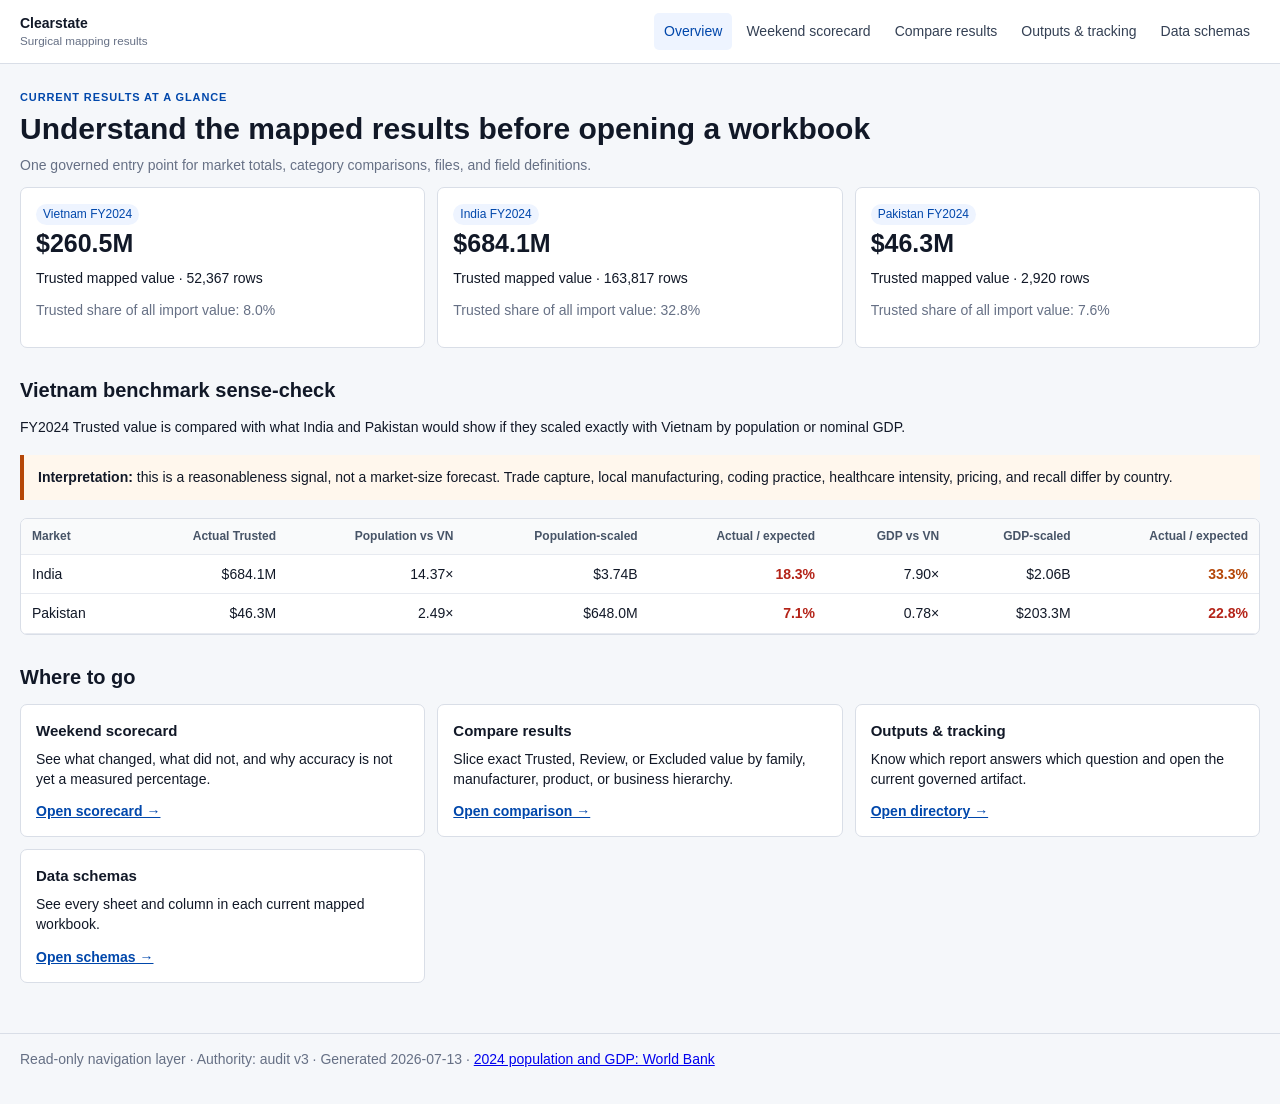
<file: outputs/results_navigation/index.html>
<!doctype html><html lang="en"><head><meta charset="utf-8">
<meta name="viewport" content="width=device-width,initial-scale=1"><title>Results navigation</title>
<link rel="stylesheet" href="assets/site.css"></head><body>
<header><div class="brand"><div><b>Clearstate</b><small>Surgical mapping results</small></div></div>
<nav aria-label="Primary"><a class="active" href="index.html">Overview</a><a class="" href="quality.html">Weekend scorecard</a><a class="" href="comparison.html">Compare results</a><a class="" href="outputs.html">Outputs & tracking</a><a class="" href="schemas.html">Data schemas</a></nav></header><main><div class="eyebrow">Current results at a glance</div><h1>Understand the mapped results before opening a workbook</h1><p class="muted">One governed entry point for market totals, category comparisons, files, and field definitions.</p><div id="country-cards" class="grid"></div><h2>Vietnam benchmark sense-check</h2><p>FY2024 Trusted value is compared with what India and Pakistan would show if they scaled exactly with Vietnam by population or nominal GDP.</p><div class="notice"><b>Interpretation:</b> this is a reasonableness signal, not a market-size forecast. Trade capture, local manufacturing, coding practice, healthcare intensity, pricing, and recall differ by country.</div><div class="table-wrap"><table><thead><tr><th>Market</th><th class="num">Actual Trusted</th><th class="num">Population vs VN</th><th class="num">Population-scaled</th><th class="num">Actual / expected</th><th class="num">GDP vs VN</th><th class="num">GDP-scaled</th><th class="num">Actual / expected</th></tr></thead><tbody id="benchmark-body"></tbody></table></div><h2>Where to go</h2><div class="grid"><article class="card"><h3>Weekend scorecard</h3><p>See what changed, what did not, and why accuracy is not yet a measured percentage.</p><a href="quality.html">Open scorecard →</a></article><article class="card"><h3>Compare results</h3><p>Slice exact Trusted, Review, or Excluded value by family, manufacturer, product, or business hierarchy.</p><a href="comparison.html">Open comparison →</a></article><article class="card"><h3>Outputs & tracking</h3><p>Know which report answers which question and open the current governed artifact.</p><a href="outputs.html">Open directory →</a></article><article class="card"><h3>Data schemas</h3><p>See every sheet and column in each current mapped workbook.</p><a href="schemas.html">Open schemas →</a></article></div></main>
<footer>Read-only navigation layer · Authority: audit v3 · Generated 2026-07-13 · <a href="https://data.worldbank.org/" target="_blank" rel="noopener">2024 population and GDP: World Bank</a></footer>
<script src="assets/data.js"></script><script src="assets/site.js"></script></body></html>
</file>
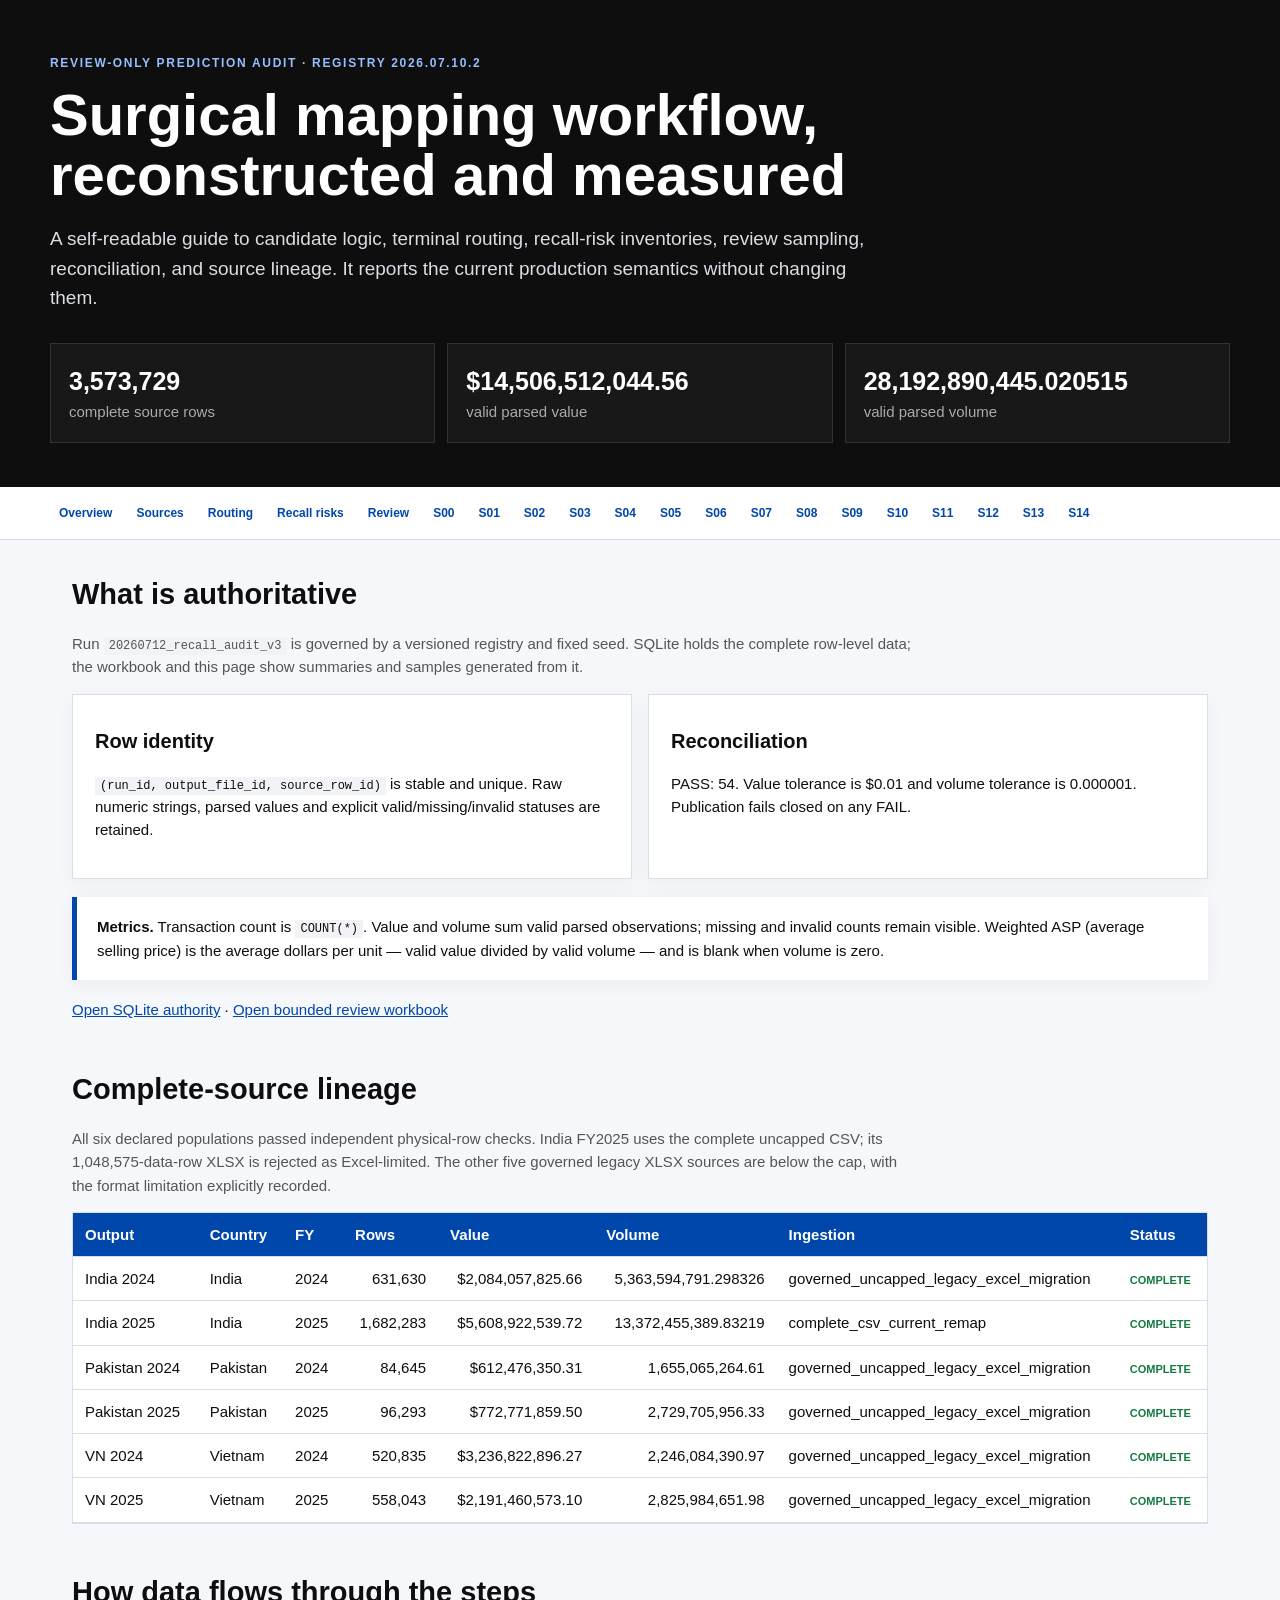
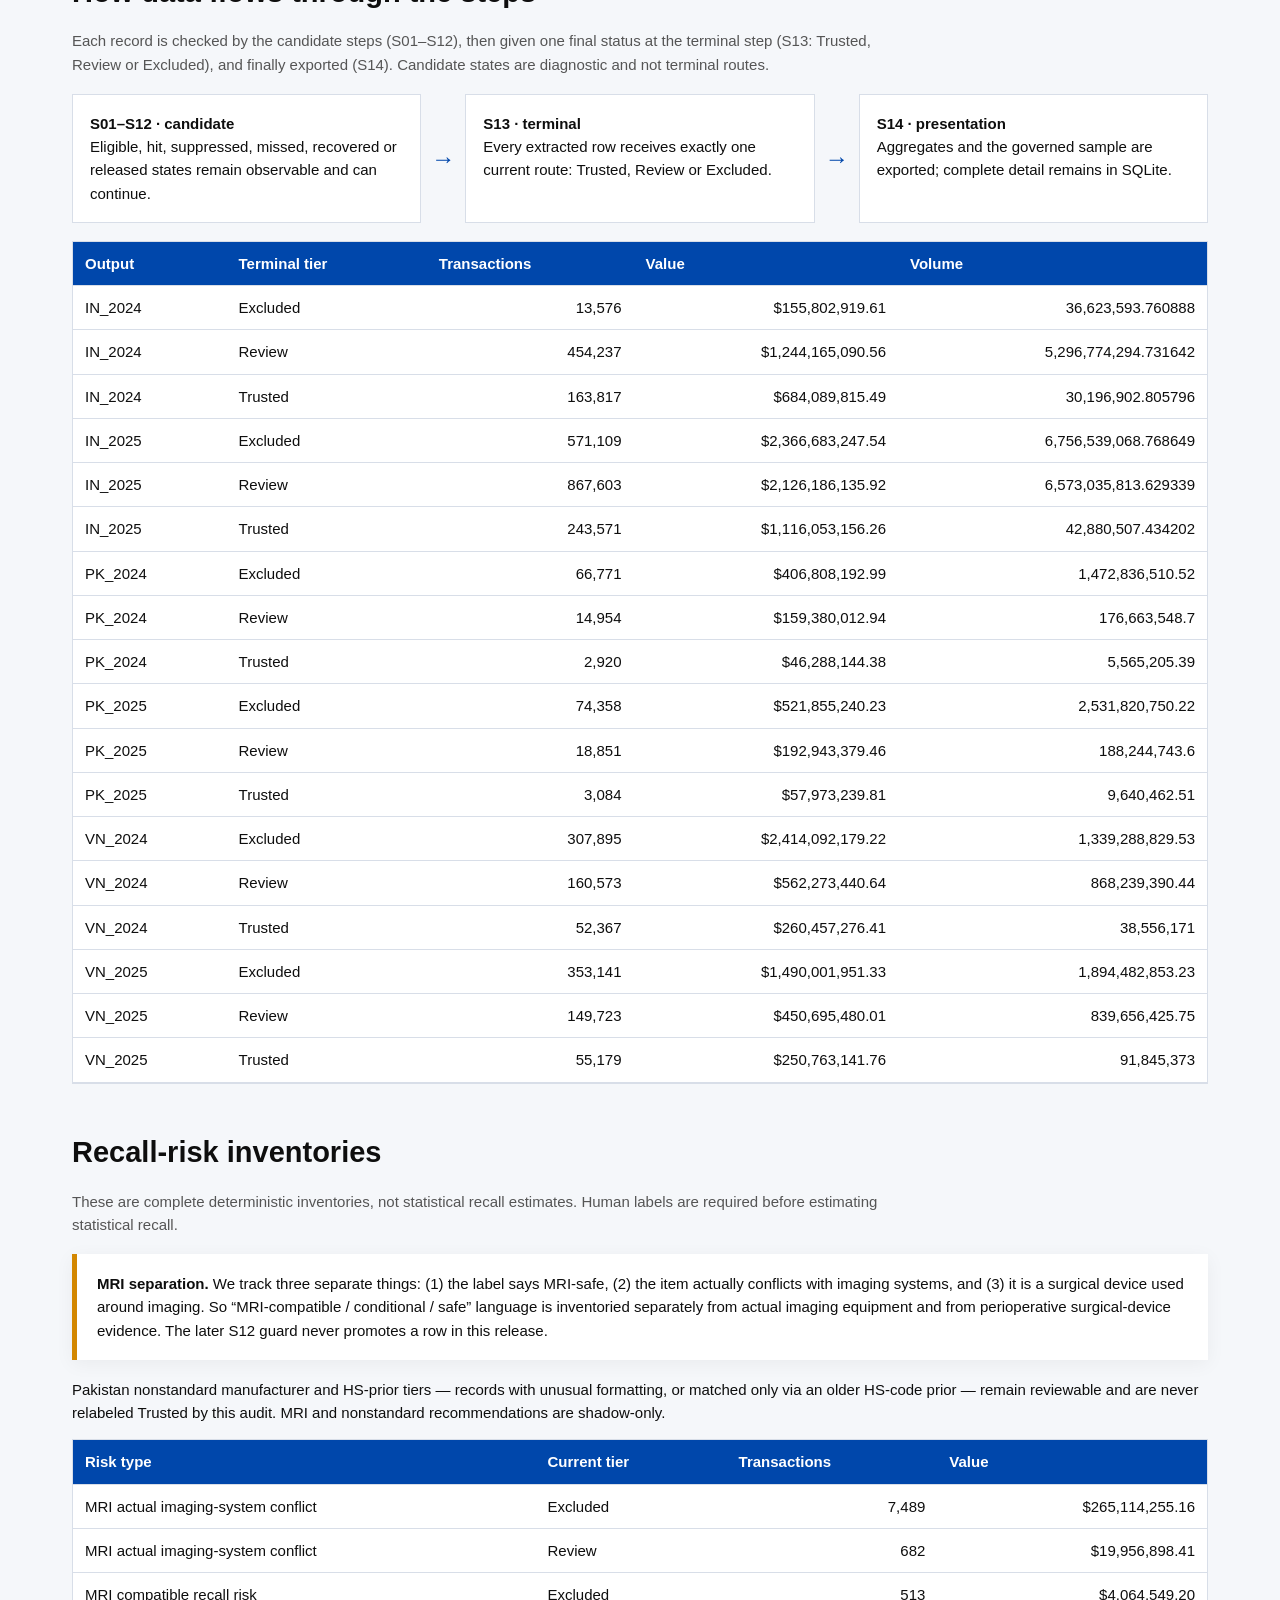
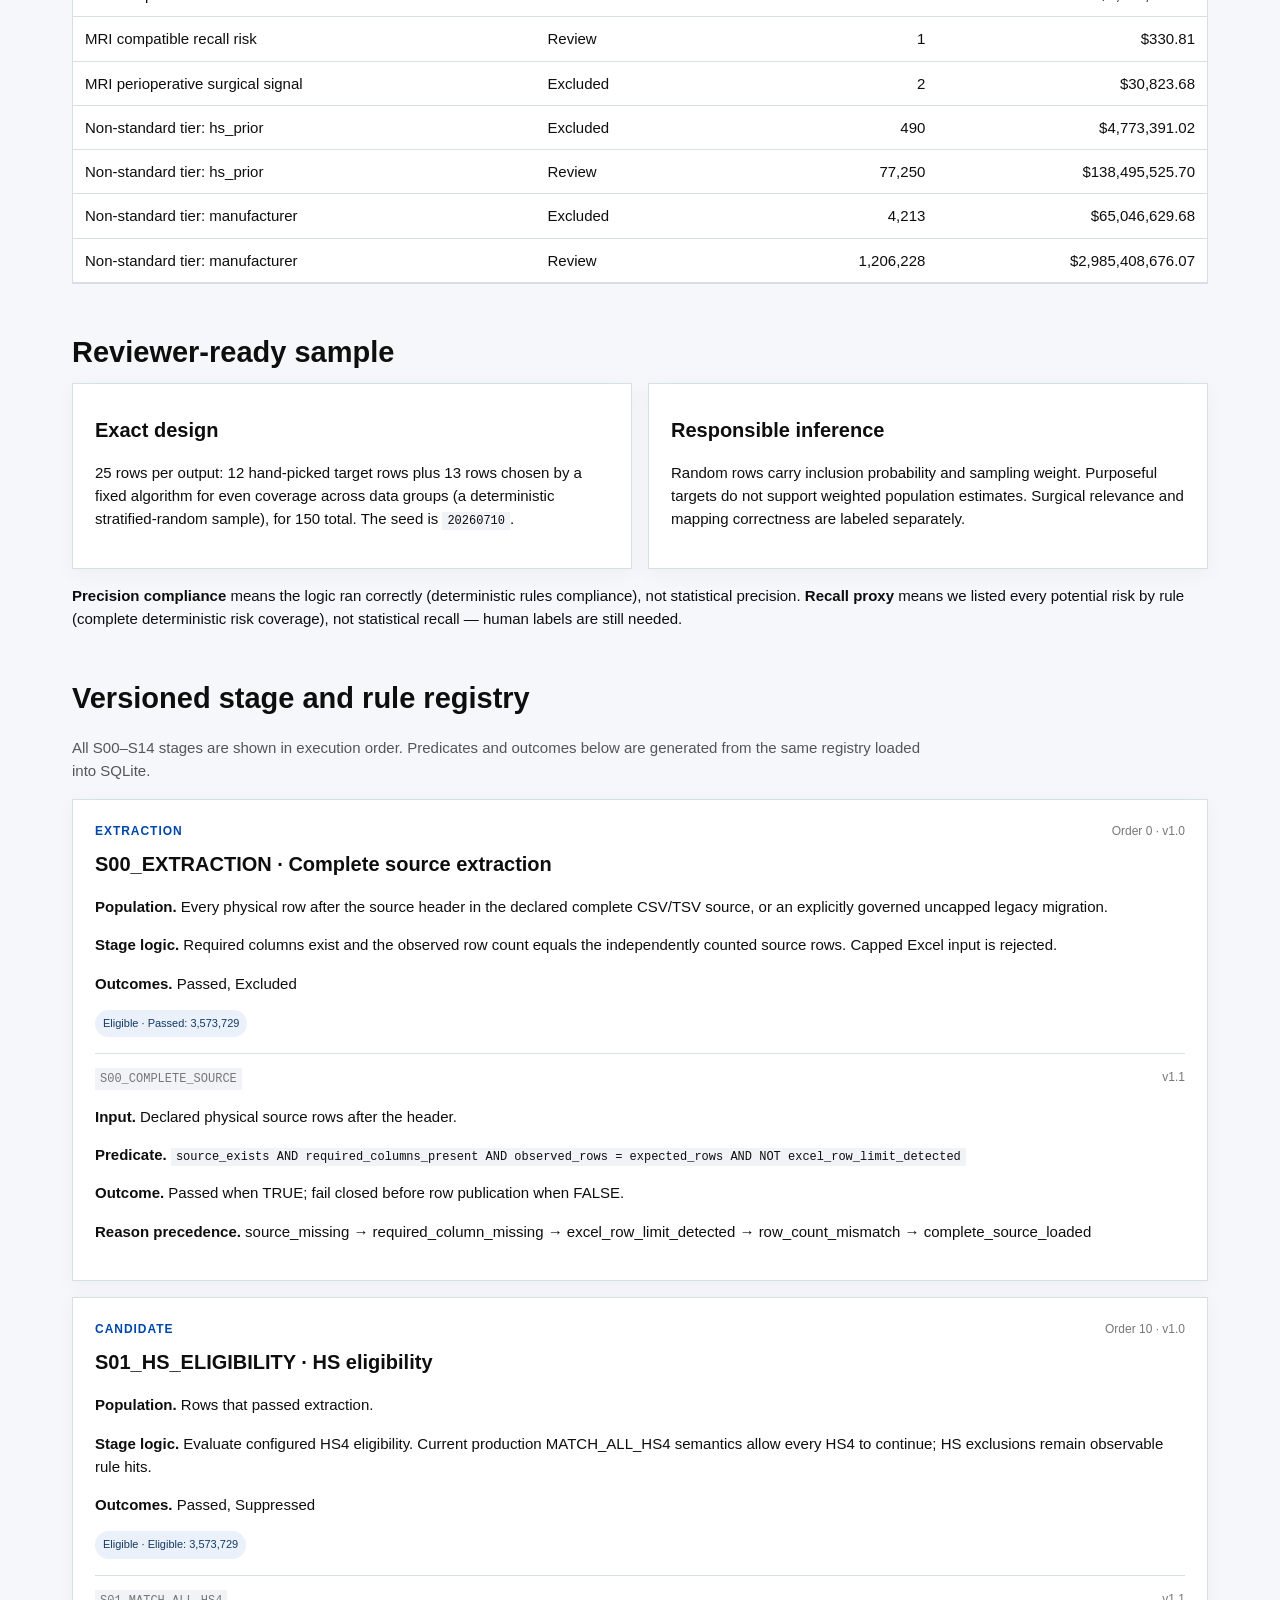
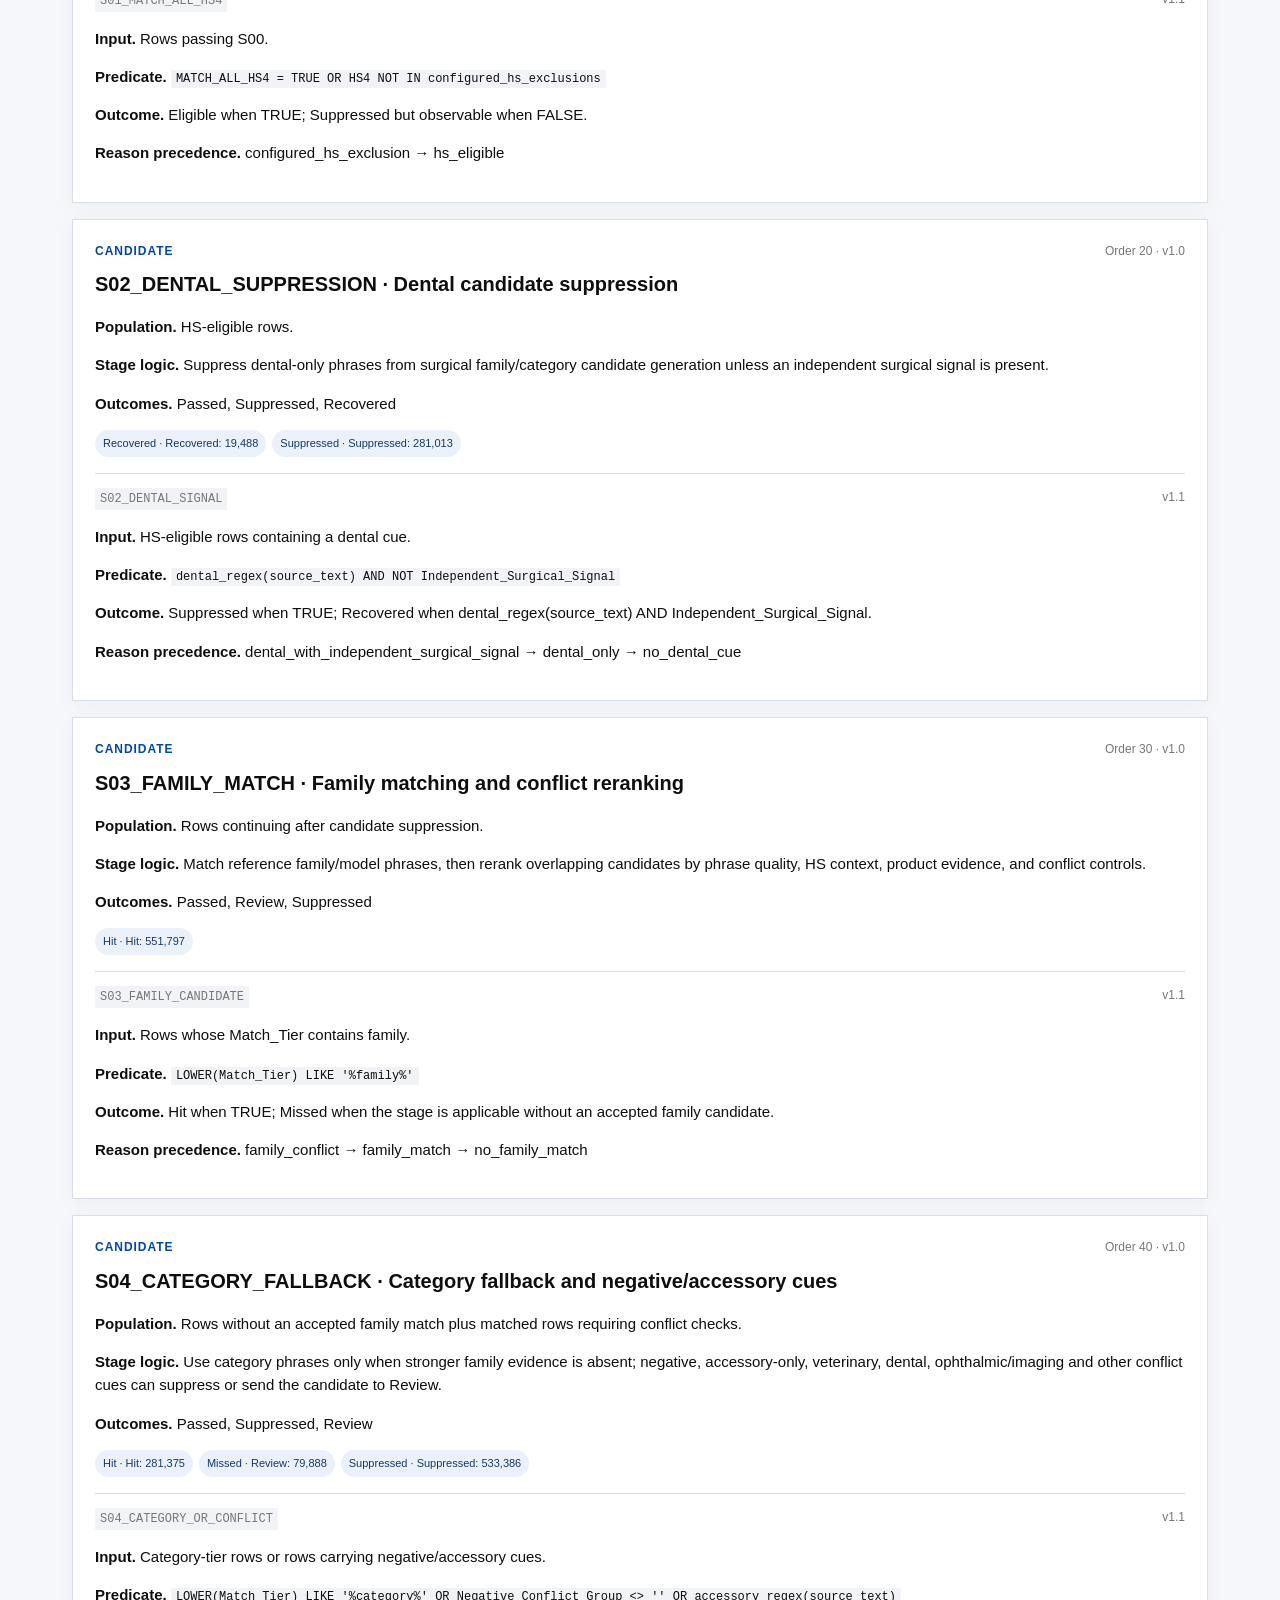
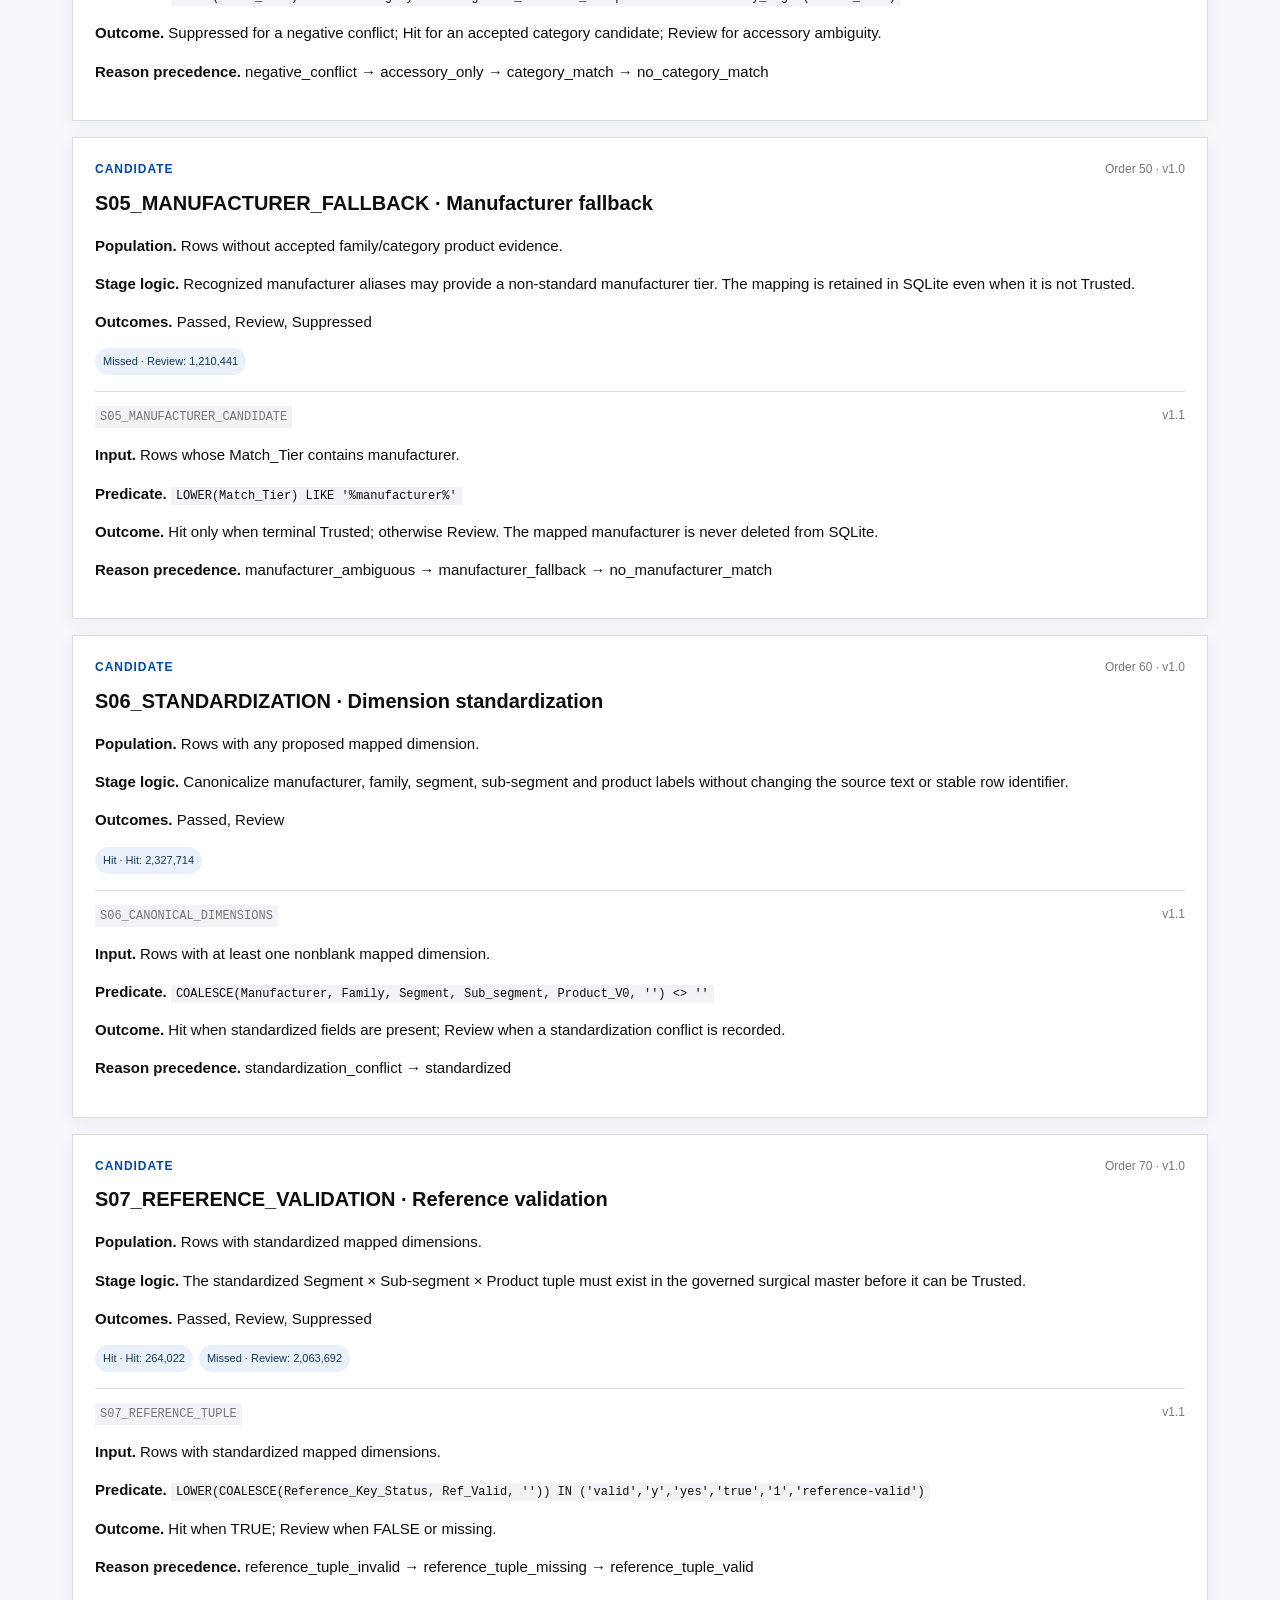
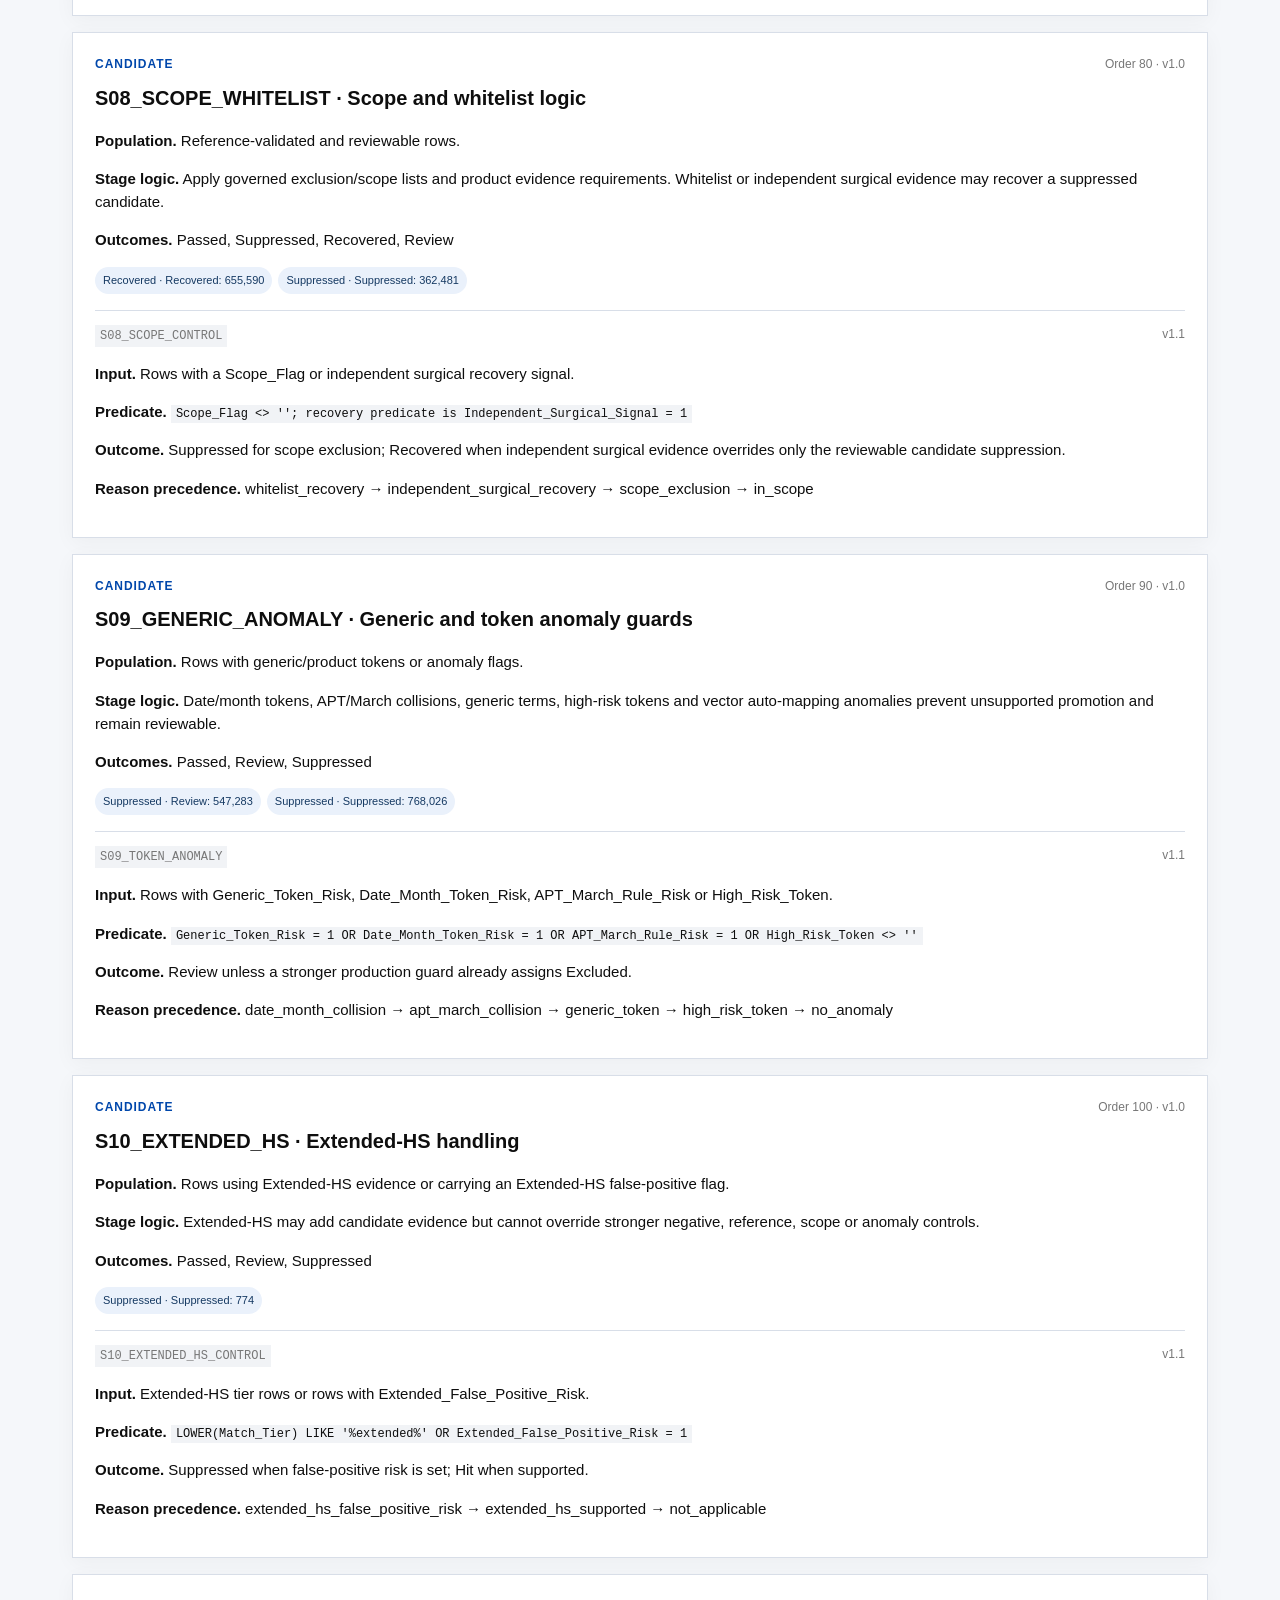
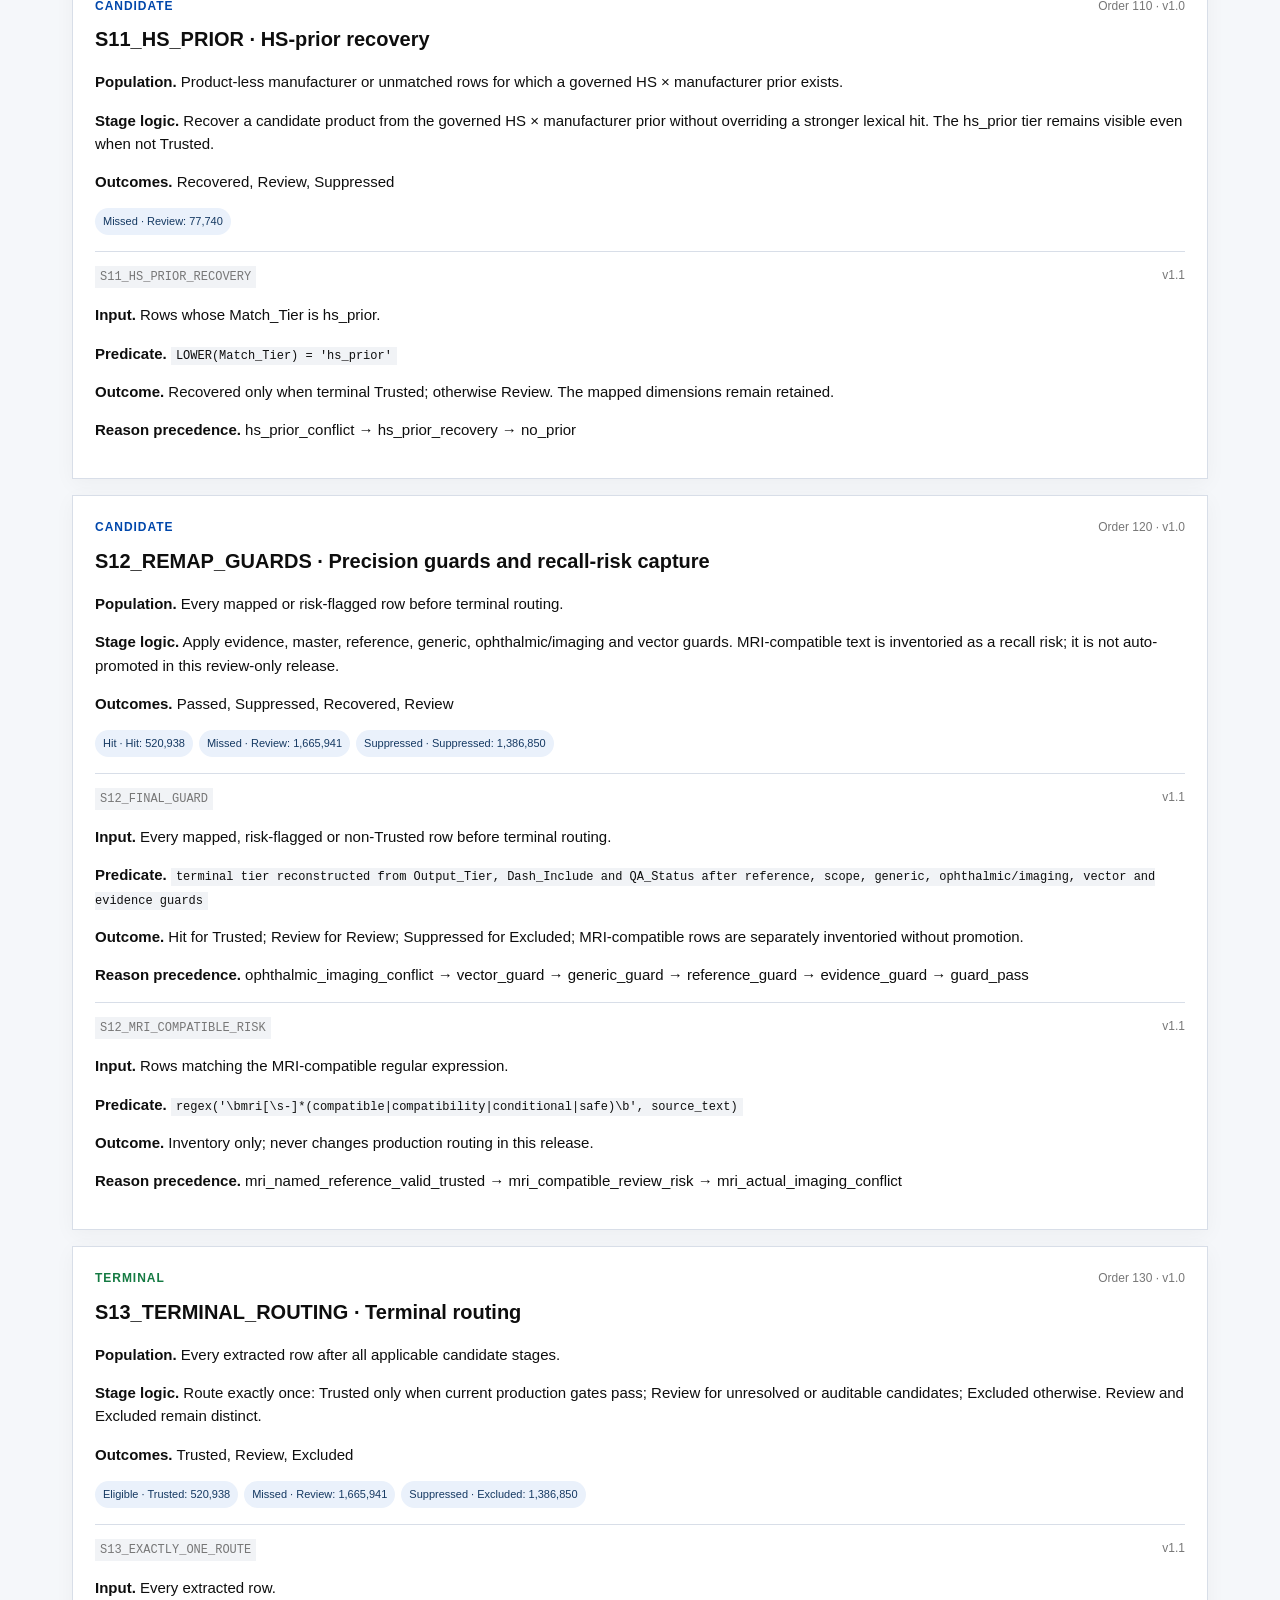
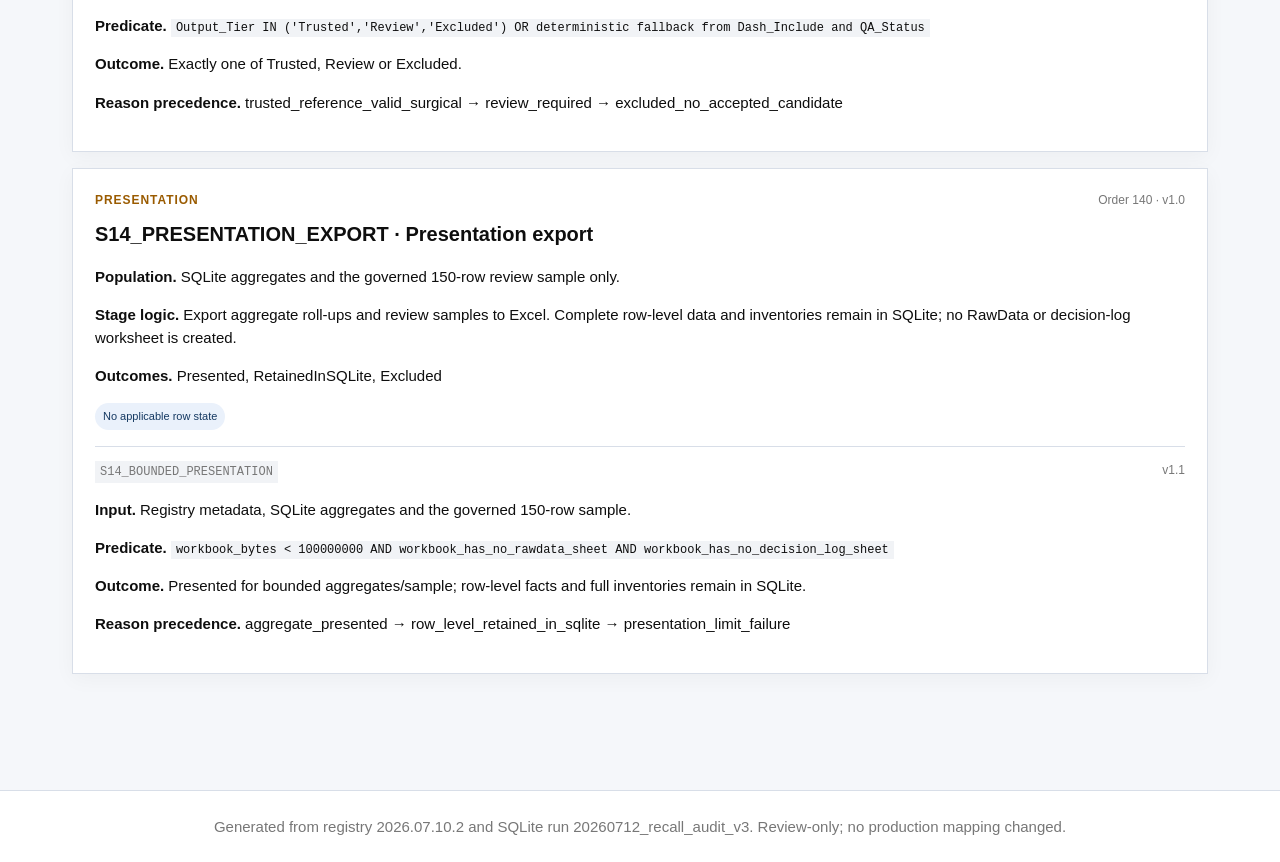
<file: docs/Surgical_Mapping_Workflow_Guide.html>
<!doctype html>
<html lang="en"><head><meta charset="utf-8"><meta name="viewport" content="width=device-width,initial-scale=1">
<title>Surgical Mapping Workflow Guide · 20260712_recall_audit_v3</title>
<style>
:root{--ink:#0e0e0e;--blue:#0047ab;--muted:#777;--paper:#f5f7fa;--line:#d8dee8;--white:#fff;--pale:#eaf1fb;--green:#147a42;--amber:#9a5b00}
*{box-sizing:border-box}html{scroll-behavior:smooth}body{margin:0;background:var(--paper);color:var(--ink);font:15px/1.55 Arial,Helvetica,sans-serif}
a{color:var(--blue)}.hero{background:var(--ink);color:#fff;padding:54px max(24px,calc((100vw - 1180px)/2)) 44px}.eyebrow{text-transform:uppercase;letter-spacing:.14em;color:#94bfff;font-weight:700;font-size:12px}
h1{font-size:clamp(32px,5vw,58px);line-height:1.04;max-width:850px;margin:12px 0 18px}.dek{font-size:19px;color:#d9dde4;max-width:840px}
.metrics{display:grid;grid-template-columns:repeat(3,1fr);gap:12px;margin-top:30px}.metric{padding:18px;border:1px solid #333;background:#181818}.metric b{font-size:25px;display:block}.metric span{color:#aaa}
nav{position:sticky;top:0;z-index:3;background:#fff;border-bottom:1px solid var(--line);display:flex;gap:6px;overflow:auto;padding:10px max(16px,calc((100vw - 1180px)/2))}nav a{white-space:nowrap;text-decoration:none;padding:7px 9px;border-radius:4px;font-size:12px;font-weight:700}
main{max-width:1180px;margin:0 auto;padding:32px 22px 70px}section{margin:0 0 46px}h2{font-size:29px;margin:0 0 8px}h3{font-size:20px;margin:9px 0}.lead{color:#555;max-width:850px}
.notice{border-left:5px solid var(--blue);background:#fff;padding:18px 20px;margin:18px 0;box-shadow:0 4px 18px #0e0e0e0d}.notice.warning{border-color:#d38700}.grid{display:grid;grid-template-columns:repeat(2,minmax(0,1fr));gap:16px}
.card,.stage{background:#fff;border:1px solid var(--line);padding:22px;box-shadow:0 5px 20px #0e0e0e0a}.stage{margin:16px 0;scroll-margin-top:70px}.stage-meta,.rule-head{display:flex;justify-content:space-between;gap:12px;color:var(--muted);font-size:12px}.stage-type{text-transform:uppercase;letter-spacing:.08em;font-weight:700;color:var(--blue)}
.stage-type.terminal{color:var(--green)}.stage-type.presentation{color:var(--amber)}.rule{border-top:1px solid var(--line);margin-top:16px;padding-top:14px}code{font:12px/1.5 Consolas,monospace;background:#f1f3f6;padding:2px 5px;word-break:break-word}
.chips{display:flex;flex-wrap:wrap;gap:6px;margin-top:13px}.chip{font-size:11px;background:var(--pale);color:#153962;padding:5px 8px;border-radius:99px}
.table-wrap{overflow:auto;background:#fff;border:1px solid var(--line)}table{border-collapse:collapse;width:100%;min-width:760px}th,td{padding:10px 12px;border-bottom:1px solid var(--line);text-align:left}th{background:var(--blue);color:#fff;position:sticky;top:0}td.num{text-align:right;font-variant-numeric:tabular-nums}.status{font-size:11px;font-weight:700;text-transform:uppercase}.pass{color:var(--green)}
.flow{display:grid;grid-template-columns:1fr auto 1fr auto 1fr;align-items:stretch;gap:10px;margin:18px 0}.flow div{background:#fff;border:1px solid var(--line);padding:17px}.arrow{align-self:center;color:var(--blue);font-size:24px}
footer{background:#fff;border-top:1px solid var(--line);padding:24px;text-align:center;color:var(--muted)}
@media(max-width:760px){.metrics,.grid{grid-template-columns:1fr}.flow{grid-template-columns:1fr}.arrow{transform:rotate(90deg);justify-self:center}main{padding-inline:16px}}
</style></head><body>
<header class="hero"><div class="eyebrow">Review-only prediction audit · registry 2026.07.10.2</div>
<h1>Surgical mapping workflow, reconstructed and measured</h1>
<p class="dek">A self-readable guide to candidate logic, terminal routing, recall-risk inventories, review sampling, reconciliation, and source lineage. It reports the current production semantics without changing them.</p>
<div class="metrics"><div class="metric"><b>3,573,729</b><span>complete source rows</span></div><div class="metric"><b>$14,506,512,044.56</b><span>valid parsed value</span></div><div class="metric"><b>28,192,890,445.020515</b><span>valid parsed volume</span></div></div></header>
<nav><a href="#overview">Overview</a><a href="#sources">Sources</a><a href="#routing">Routing</a><a href="#recall">Recall risks</a><a href="#review">Review</a><a href="#S00_EXTRACTION">S00</a><a href="#S01_HS_ELIGIBILITY">S01</a><a href="#S02_DENTAL_SUPPRESSION">S02</a><a href="#S03_FAMILY_MATCH">S03</a><a href="#S04_CATEGORY_FALLBACK">S04</a><a href="#S05_MANUFACTURER_FALLBACK">S05</a><a href="#S06_STANDARDIZATION">S06</a><a href="#S07_REFERENCE_VALIDATION">S07</a><a href="#S08_SCOPE_WHITELIST">S08</a><a href="#S09_GENERIC_ANOMALY">S09</a><a href="#S10_EXTENDED_HS">S10</a><a href="#S11_HS_PRIOR">S11</a><a href="#S12_REMAP_GUARDS">S12</a><a href="#S13_TERMINAL_ROUTING">S13</a><a href="#S14_PRESENTATION_EXPORT">S14</a></nav>
<main>
<section id="overview"><h2>What is authoritative</h2><p class="lead">Run <code>20260712_recall_audit_v3</code> is governed by a versioned registry and fixed seed. SQLite holds the complete row-level data; the workbook and this page show summaries and samples generated from it.</p>
<div class="grid"><div class="card"><h3>Row identity</h3><p><code>(run_id, output_file_id, source_row_id)</code> is stable and unique. Raw numeric strings, parsed values and explicit valid/missing/invalid statuses are retained.</p></div><div class="card"><h3>Reconciliation</h3><p>PASS: 54. Value tolerance is $0.01 and volume tolerance is 0.000001. Publication fails closed on any FAIL.</p></div></div>
<div class="notice"><strong>Metrics.</strong> Transaction count is <code>COUNT(*)</code>. Value and volume sum valid parsed observations; missing and invalid counts remain visible. Weighted ASP (average selling price) is the average dollars per unit — valid value divided by valid volume — and is blank when volume is zero.</div>
<p><a href="../outputs/20260712_recall_audit_v3/prediction_audit.sqlite">Open SQLite authority</a> · <a href="../outputs/20260712_recall_audit_v3/Prediction_Funnel_and_Review.xlsx">Open bounded review workbook</a></p></section>
<section id="sources"><h2>Complete-source lineage</h2><p class="lead">All six declared populations passed independent physical-row checks. India FY2025 uses the complete uncapped CSV; its 1,048,575-data-row XLSX is rejected as Excel-limited. The other five governed legacy XLSX sources are below the cap, with the format limitation explicitly recorded.</p><div class="table-wrap"><table><thead><tr><th>Output</th><th>Country</th><th>FY</th><th>Rows</th><th>Value</th><th>Volume</th><th>Ingestion</th><th>Status</th></tr></thead><tbody><tr><td>India 2024</td><td>India</td><td>2024</td>
        <td class=num>631,630</td><td class=num>$2,084,057,825.66</td>
        <td class=num>5,363,594,791.298326</td><td>governed_uncapped_legacy_excel_migration</td>
        <td><span class="status pass">complete</span></td></tr><tr><td>India 2025</td><td>India</td><td>2025</td>
        <td class=num>1,682,283</td><td class=num>$5,608,922,539.72</td>
        <td class=num>13,372,455,389.83219</td><td>complete_csv_current_remap</td>
        <td><span class="status pass">complete</span></td></tr><tr><td>Pakistan 2024</td><td>Pakistan</td><td>2024</td>
        <td class=num>84,645</td><td class=num>$612,476,350.31</td>
        <td class=num>1,655,065,264.61</td><td>governed_uncapped_legacy_excel_migration</td>
        <td><span class="status pass">complete</span></td></tr><tr><td>Pakistan 2025</td><td>Pakistan</td><td>2025</td>
        <td class=num>96,293</td><td class=num>$772,771,859.50</td>
        <td class=num>2,729,705,956.33</td><td>governed_uncapped_legacy_excel_migration</td>
        <td><span class="status pass">complete</span></td></tr><tr><td>VN 2024</td><td>Vietnam</td><td>2024</td>
        <td class=num>520,835</td><td class=num>$3,236,822,896.27</td>
        <td class=num>2,246,084,390.97</td><td>governed_uncapped_legacy_excel_migration</td>
        <td><span class="status pass">complete</span></td></tr><tr><td>VN 2025</td><td>Vietnam</td><td>2025</td>
        <td class=num>558,043</td><td class=num>$2,191,460,573.10</td>
        <td class=num>2,825,984,651.98</td><td>governed_uncapped_legacy_excel_migration</td>
        <td><span class="status pass">complete</span></td></tr></tbody></table></div></section>
<section id="routing"><h2>How data flows through the steps</h2><p class="lead">Each record is checked by the candidate steps (S01–S12), then given one final status at the terminal step (S13: Trusted, Review or Excluded), and finally exported (S14). Candidate states are diagnostic and not terminal routes.</p><div class="flow"><div><strong>S01–S12 · candidate</strong><br>Eligible, hit, suppressed, missed, recovered or released states remain observable and can continue.</div><span class="arrow">→</span><div><strong>S13 · terminal</strong><br>Every extracted row receives exactly one current route: Trusted, Review or Excluded.</div><span class="arrow">→</span><div><strong>S14 · presentation</strong><br>Aggregates and the governed sample are exported; complete detail remains in SQLite.</div></div><div class="table-wrap"><table><thead><tr><th>Output</th><th>Terminal tier</th><th>Transactions</th><th>Value</th><th>Volume</th></tr></thead><tbody><tr><td>IN_2024</td><td>Excluded</td><td class=num>13,576</td><td class=num>$155,802,919.61</td><td class=num>36,623,593.760888</td></tr><tr><td>IN_2024</td><td>Review</td><td class=num>454,237</td><td class=num>$1,244,165,090.56</td><td class=num>5,296,774,294.731642</td></tr><tr><td>IN_2024</td><td>Trusted</td><td class=num>163,817</td><td class=num>$684,089,815.49</td><td class=num>30,196,902.805796</td></tr><tr><td>IN_2025</td><td>Excluded</td><td class=num>571,109</td><td class=num>$2,366,683,247.54</td><td class=num>6,756,539,068.768649</td></tr><tr><td>IN_2025</td><td>Review</td><td class=num>867,603</td><td class=num>$2,126,186,135.92</td><td class=num>6,573,035,813.629339</td></tr><tr><td>IN_2025</td><td>Trusted</td><td class=num>243,571</td><td class=num>$1,116,053,156.26</td><td class=num>42,880,507.434202</td></tr><tr><td>PK_2024</td><td>Excluded</td><td class=num>66,771</td><td class=num>$406,808,192.99</td><td class=num>1,472,836,510.52</td></tr><tr><td>PK_2024</td><td>Review</td><td class=num>14,954</td><td class=num>$159,380,012.94</td><td class=num>176,663,548.7</td></tr><tr><td>PK_2024</td><td>Trusted</td><td class=num>2,920</td><td class=num>$46,288,144.38</td><td class=num>5,565,205.39</td></tr><tr><td>PK_2025</td><td>Excluded</td><td class=num>74,358</td><td class=num>$521,855,240.23</td><td class=num>2,531,820,750.22</td></tr><tr><td>PK_2025</td><td>Review</td><td class=num>18,851</td><td class=num>$192,943,379.46</td><td class=num>188,244,743.6</td></tr><tr><td>PK_2025</td><td>Trusted</td><td class=num>3,084</td><td class=num>$57,973,239.81</td><td class=num>9,640,462.51</td></tr><tr><td>VN_2024</td><td>Excluded</td><td class=num>307,895</td><td class=num>$2,414,092,179.22</td><td class=num>1,339,288,829.53</td></tr><tr><td>VN_2024</td><td>Review</td><td class=num>160,573</td><td class=num>$562,273,440.64</td><td class=num>868,239,390.44</td></tr><tr><td>VN_2024</td><td>Trusted</td><td class=num>52,367</td><td class=num>$260,457,276.41</td><td class=num>38,556,171</td></tr><tr><td>VN_2025</td><td>Excluded</td><td class=num>353,141</td><td class=num>$1,490,001,951.33</td><td class=num>1,894,482,853.23</td></tr><tr><td>VN_2025</td><td>Review</td><td class=num>149,723</td><td class=num>$450,695,480.01</td><td class=num>839,656,425.75</td></tr><tr><td>VN_2025</td><td>Trusted</td><td class=num>55,179</td><td class=num>$250,763,141.76</td><td class=num>91,845,373</td></tr></tbody></table></div></section>
<section id="recall"><h2>Recall-risk inventories</h2><p class="lead">These are complete deterministic inventories, not statistical recall estimates. Human labels are required before estimating statistical recall.</p><div class="notice warning"><strong>MRI separation.</strong> We track three separate things: (1) the label says MRI-safe, (2) the item actually conflicts with imaging systems, and (3) it is a surgical device used around imaging. So “MRI-compatible / conditional / safe” language is inventoried separately from actual imaging equipment and from perioperative surgical-device evidence. The later S12 guard never promotes a row in this release.</div><p>Pakistan nonstandard manufacturer and HS-prior tiers — records with unusual formatting, or matched only via an older HS-code prior — remain reviewable and are never relabeled Trusted by this audit. MRI and nonstandard recommendations are shadow-only.</p><div class="table-wrap"><table><thead><tr><th>Risk type</th><th>Current tier</th><th>Transactions</th><th>Value</th></tr></thead><tbody><tr><td>MRI actual imaging-system conflict</td><td>Excluded</td><td class=num>7,489</td><td class=num>$265,114,255.16</td></tr><tr><td>MRI actual imaging-system conflict</td><td>Review</td><td class=num>682</td><td class=num>$19,956,898.41</td></tr><tr><td>MRI compatible recall risk</td><td>Excluded</td><td class=num>513</td><td class=num>$4,064,549.20</td></tr><tr><td>MRI compatible recall risk</td><td>Review</td><td class=num>1</td><td class=num>$330.81</td></tr><tr><td>MRI perioperative surgical signal</td><td>Excluded</td><td class=num>2</td><td class=num>$30,823.68</td></tr><tr><td>Non-standard tier: hs_prior</td><td>Excluded</td><td class=num>490</td><td class=num>$4,773,391.02</td></tr><tr><td>Non-standard tier: hs_prior</td><td>Review</td><td class=num>77,250</td><td class=num>$138,495,525.70</td></tr><tr><td>Non-standard tier: manufacturer</td><td>Excluded</td><td class=num>4,213</td><td class=num>$65,046,629.68</td></tr><tr><td>Non-standard tier: manufacturer</td><td>Review</td><td class=num>1,206,228</td><td class=num>$2,985,408,676.07</td></tr></tbody></table></div></section>
<section id="review"><h2>Reviewer-ready sample</h2><div class="grid"><div class="card"><h3>Exact design</h3><p>25 rows per output: 12 hand-picked target rows plus 13 rows chosen by a fixed algorithm for even coverage across data groups (a deterministic stratified-random sample), for 150 total. The seed is <code>20260710</code>.</p></div><div class="card"><h3>Responsible inference</h3><p>Random rows carry inclusion probability and sampling weight. Purposeful targets do not support weighted population estimates. Surgical relevance and mapping correctness are labeled separately.</p></div></div><p><strong>Precision compliance</strong> means the logic ran correctly (deterministic rules compliance), not statistical precision. <strong>Recall proxy</strong> means we listed every potential risk by rule (complete deterministic risk coverage), not statistical recall — human labels are still needed.</p></section>
<section id="logic"><h2>Versioned stage and rule registry</h2><p class="lead">All S00–S14 stages are shown in execution order. Predicates and outcomes below are generated from the same registry loaded into SQLite.</p><article class="stage" id="S00_EXTRACTION">
      <div class="stage-meta"><span class="stage-type extraction">extraction</span><span>Order 0 · v1.0</span></div>
      <h3>S00_EXTRACTION · Complete source extraction</h3>
      <p><strong>Population.</strong> Every physical row after the source header in the declared complete CSV/TSV source, or an explicitly governed uncapped legacy migration.</p>
      <p><strong>Stage logic.</strong> Required columns exist and the observed row count equals the independently counted source rows. Capped Excel input is rejected.</p>
      <p><strong>Outcomes.</strong> Passed, Excluded</p>
      <div class="chips"><span class="chip">Eligible · Passed: 3,573,729</span></div>
      <div class="rule">
              <div class="rule-head"><code>S00_COMPLETE_SOURCE</code><span>v1.1</span></div>
              <p><strong>Input.</strong> Declared physical source rows after the header.</p>
              <p><strong>Predicate.</strong> <code>source_exists AND required_columns_present AND observed_rows = expected_rows AND NOT excel_row_limit_detected</code></p>
              <p><strong>Outcome.</strong> Passed when TRUE; fail closed before row publication when FALSE.</p>
              <p><strong>Reason precedence.</strong> source_missing → required_column_missing → excel_row_limit_detected → row_count_mismatch → complete_source_loaded</p>
            </div>
    </article><article class="stage" id="S01_HS_ELIGIBILITY">
      <div class="stage-meta"><span class="stage-type candidate">candidate</span><span>Order 10 · v1.0</span></div>
      <h3>S01_HS_ELIGIBILITY · HS eligibility</h3>
      <p><strong>Population.</strong> Rows that passed extraction.</p>
      <p><strong>Stage logic.</strong> Evaluate configured HS4 eligibility. Current production MATCH_ALL_HS4 semantics allow every HS4 to continue; HS exclusions remain observable rule hits.</p>
      <p><strong>Outcomes.</strong> Passed, Suppressed</p>
      <div class="chips"><span class="chip">Eligible · Eligible: 3,573,729</span></div>
      <div class="rule">
              <div class="rule-head"><code>S01_MATCH_ALL_HS4</code><span>v1.1</span></div>
              <p><strong>Input.</strong> Rows passing S00.</p>
              <p><strong>Predicate.</strong> <code>MATCH_ALL_HS4 = TRUE OR HS4 NOT IN configured_hs_exclusions</code></p>
              <p><strong>Outcome.</strong> Eligible when TRUE; Suppressed but observable when FALSE.</p>
              <p><strong>Reason precedence.</strong> configured_hs_exclusion → hs_eligible</p>
            </div>
    </article><article class="stage" id="S02_DENTAL_SUPPRESSION">
      <div class="stage-meta"><span class="stage-type candidate">candidate</span><span>Order 20 · v1.0</span></div>
      <h3>S02_DENTAL_SUPPRESSION · Dental candidate suppression</h3>
      <p><strong>Population.</strong> HS-eligible rows.</p>
      <p><strong>Stage logic.</strong> Suppress dental-only phrases from surgical family/category candidate generation unless an independent surgical signal is present.</p>
      <p><strong>Outcomes.</strong> Passed, Suppressed, Recovered</p>
      <div class="chips"><span class="chip">Recovered · Recovered: 19,488</span><span class="chip">Suppressed · Suppressed: 281,013</span></div>
      <div class="rule">
              <div class="rule-head"><code>S02_DENTAL_SIGNAL</code><span>v1.1</span></div>
              <p><strong>Input.</strong> HS-eligible rows containing a dental cue.</p>
              <p><strong>Predicate.</strong> <code>dental_regex(source_text) AND NOT Independent_Surgical_Signal</code></p>
              <p><strong>Outcome.</strong> Suppressed when TRUE; Recovered when dental_regex(source_text) AND Independent_Surgical_Signal.</p>
              <p><strong>Reason precedence.</strong> dental_with_independent_surgical_signal → dental_only → no_dental_cue</p>
            </div>
    </article><article class="stage" id="S03_FAMILY_MATCH">
      <div class="stage-meta"><span class="stage-type candidate">candidate</span><span>Order 30 · v1.0</span></div>
      <h3>S03_FAMILY_MATCH · Family matching and conflict reranking</h3>
      <p><strong>Population.</strong> Rows continuing after candidate suppression.</p>
      <p><strong>Stage logic.</strong> Match reference family/model phrases, then rerank overlapping candidates by phrase quality, HS context, product evidence, and conflict controls.</p>
      <p><strong>Outcomes.</strong> Passed, Review, Suppressed</p>
      <div class="chips"><span class="chip">Hit · Hit: 551,797</span></div>
      <div class="rule">
              <div class="rule-head"><code>S03_FAMILY_CANDIDATE</code><span>v1.1</span></div>
              <p><strong>Input.</strong> Rows whose Match_Tier contains family.</p>
              <p><strong>Predicate.</strong> <code>LOWER(Match_Tier) LIKE &#x27;%family%&#x27;</code></p>
              <p><strong>Outcome.</strong> Hit when TRUE; Missed when the stage is applicable without an accepted family candidate.</p>
              <p><strong>Reason precedence.</strong> family_conflict → family_match → no_family_match</p>
            </div>
    </article><article class="stage" id="S04_CATEGORY_FALLBACK">
      <div class="stage-meta"><span class="stage-type candidate">candidate</span><span>Order 40 · v1.0</span></div>
      <h3>S04_CATEGORY_FALLBACK · Category fallback and negative/accessory cues</h3>
      <p><strong>Population.</strong> Rows without an accepted family match plus matched rows requiring conflict checks.</p>
      <p><strong>Stage logic.</strong> Use category phrases only when stronger family evidence is absent; negative, accessory-only, veterinary, dental, ophthalmic/imaging and other conflict cues can suppress or send the candidate to Review.</p>
      <p><strong>Outcomes.</strong> Passed, Suppressed, Review</p>
      <div class="chips"><span class="chip">Hit · Hit: 281,375</span><span class="chip">Missed · Review: 79,888</span><span class="chip">Suppressed · Suppressed: 533,386</span></div>
      <div class="rule">
              <div class="rule-head"><code>S04_CATEGORY_OR_CONFLICT</code><span>v1.1</span></div>
              <p><strong>Input.</strong> Category-tier rows or rows carrying negative/accessory cues.</p>
              <p><strong>Predicate.</strong> <code>LOWER(Match_Tier) LIKE &#x27;%category%&#x27; OR Negative_Conflict_Group &lt;&gt; &#x27;&#x27; OR accessory_regex(source_text)</code></p>
              <p><strong>Outcome.</strong> Suppressed for a negative conflict; Hit for an accepted category candidate; Review for accessory ambiguity.</p>
              <p><strong>Reason precedence.</strong> negative_conflict → accessory_only → category_match → no_category_match</p>
            </div>
    </article><article class="stage" id="S05_MANUFACTURER_FALLBACK">
      <div class="stage-meta"><span class="stage-type candidate">candidate</span><span>Order 50 · v1.0</span></div>
      <h3>S05_MANUFACTURER_FALLBACK · Manufacturer fallback</h3>
      <p><strong>Population.</strong> Rows without accepted family/category product evidence.</p>
      <p><strong>Stage logic.</strong> Recognized manufacturer aliases may provide a non-standard manufacturer tier. The mapping is retained in SQLite even when it is not Trusted.</p>
      <p><strong>Outcomes.</strong> Passed, Review, Suppressed</p>
      <div class="chips"><span class="chip">Missed · Review: 1,210,441</span></div>
      <div class="rule">
              <div class="rule-head"><code>S05_MANUFACTURER_CANDIDATE</code><span>v1.1</span></div>
              <p><strong>Input.</strong> Rows whose Match_Tier contains manufacturer.</p>
              <p><strong>Predicate.</strong> <code>LOWER(Match_Tier) LIKE &#x27;%manufacturer%&#x27;</code></p>
              <p><strong>Outcome.</strong> Hit only when terminal Trusted; otherwise Review. The mapped manufacturer is never deleted from SQLite.</p>
              <p><strong>Reason precedence.</strong> manufacturer_ambiguous → manufacturer_fallback → no_manufacturer_match</p>
            </div>
    </article><article class="stage" id="S06_STANDARDIZATION">
      <div class="stage-meta"><span class="stage-type candidate">candidate</span><span>Order 60 · v1.0</span></div>
      <h3>S06_STANDARDIZATION · Dimension standardization</h3>
      <p><strong>Population.</strong> Rows with any proposed mapped dimension.</p>
      <p><strong>Stage logic.</strong> Canonicalize manufacturer, family, segment, sub-segment and product labels without changing the source text or stable row identifier.</p>
      <p><strong>Outcomes.</strong> Passed, Review</p>
      <div class="chips"><span class="chip">Hit · Hit: 2,327,714</span></div>
      <div class="rule">
              <div class="rule-head"><code>S06_CANONICAL_DIMENSIONS</code><span>v1.1</span></div>
              <p><strong>Input.</strong> Rows with at least one nonblank mapped dimension.</p>
              <p><strong>Predicate.</strong> <code>COALESCE(Manufacturer, Family, Segment, Sub_segment, Product_V0, &#x27;&#x27;) &lt;&gt; &#x27;&#x27;</code></p>
              <p><strong>Outcome.</strong> Hit when standardized fields are present; Review when a standardization conflict is recorded.</p>
              <p><strong>Reason precedence.</strong> standardization_conflict → standardized</p>
            </div>
    </article><article class="stage" id="S07_REFERENCE_VALIDATION">
      <div class="stage-meta"><span class="stage-type candidate">candidate</span><span>Order 70 · v1.0</span></div>
      <h3>S07_REFERENCE_VALIDATION · Reference validation</h3>
      <p><strong>Population.</strong> Rows with standardized mapped dimensions.</p>
      <p><strong>Stage logic.</strong> The standardized Segment × Sub-segment × Product tuple must exist in the governed surgical master before it can be Trusted.</p>
      <p><strong>Outcomes.</strong> Passed, Review, Suppressed</p>
      <div class="chips"><span class="chip">Hit · Hit: 264,022</span><span class="chip">Missed · Review: 2,063,692</span></div>
      <div class="rule">
              <div class="rule-head"><code>S07_REFERENCE_TUPLE</code><span>v1.1</span></div>
              <p><strong>Input.</strong> Rows with standardized mapped dimensions.</p>
              <p><strong>Predicate.</strong> <code>LOWER(COALESCE(Reference_Key_Status, Ref_Valid, &#x27;&#x27;)) IN (&#x27;valid&#x27;,&#x27;y&#x27;,&#x27;yes&#x27;,&#x27;true&#x27;,&#x27;1&#x27;,&#x27;reference-valid&#x27;)</code></p>
              <p><strong>Outcome.</strong> Hit when TRUE; Review when FALSE or missing.</p>
              <p><strong>Reason precedence.</strong> reference_tuple_invalid → reference_tuple_missing → reference_tuple_valid</p>
            </div>
    </article><article class="stage" id="S08_SCOPE_WHITELIST">
      <div class="stage-meta"><span class="stage-type candidate">candidate</span><span>Order 80 · v1.0</span></div>
      <h3>S08_SCOPE_WHITELIST · Scope and whitelist logic</h3>
      <p><strong>Population.</strong> Reference-validated and reviewable rows.</p>
      <p><strong>Stage logic.</strong> Apply governed exclusion/scope lists and product evidence requirements. Whitelist or independent surgical evidence may recover a suppressed candidate.</p>
      <p><strong>Outcomes.</strong> Passed, Suppressed, Recovered, Review</p>
      <div class="chips"><span class="chip">Recovered · Recovered: 655,590</span><span class="chip">Suppressed · Suppressed: 362,481</span></div>
      <div class="rule">
              <div class="rule-head"><code>S08_SCOPE_CONTROL</code><span>v1.1</span></div>
              <p><strong>Input.</strong> Rows with a Scope_Flag or independent surgical recovery signal.</p>
              <p><strong>Predicate.</strong> <code>Scope_Flag &lt;&gt; &#x27;&#x27;; recovery predicate is Independent_Surgical_Signal = 1</code></p>
              <p><strong>Outcome.</strong> Suppressed for scope exclusion; Recovered when independent surgical evidence overrides only the reviewable candidate suppression.</p>
              <p><strong>Reason precedence.</strong> whitelist_recovery → independent_surgical_recovery → scope_exclusion → in_scope</p>
            </div>
    </article><article class="stage" id="S09_GENERIC_ANOMALY">
      <div class="stage-meta"><span class="stage-type candidate">candidate</span><span>Order 90 · v1.0</span></div>
      <h3>S09_GENERIC_ANOMALY · Generic and token anomaly guards</h3>
      <p><strong>Population.</strong> Rows with generic/product tokens or anomaly flags.</p>
      <p><strong>Stage logic.</strong> Date/month tokens, APT/March collisions, generic terms, high-risk tokens and vector auto-mapping anomalies prevent unsupported promotion and remain reviewable.</p>
      <p><strong>Outcomes.</strong> Passed, Review, Suppressed</p>
      <div class="chips"><span class="chip">Suppressed · Review: 547,283</span><span class="chip">Suppressed · Suppressed: 768,026</span></div>
      <div class="rule">
              <div class="rule-head"><code>S09_TOKEN_ANOMALY</code><span>v1.1</span></div>
              <p><strong>Input.</strong> Rows with Generic_Token_Risk, Date_Month_Token_Risk, APT_March_Rule_Risk or High_Risk_Token.</p>
              <p><strong>Predicate.</strong> <code>Generic_Token_Risk = 1 OR Date_Month_Token_Risk = 1 OR APT_March_Rule_Risk = 1 OR High_Risk_Token &lt;&gt; &#x27;&#x27;</code></p>
              <p><strong>Outcome.</strong> Review unless a stronger production guard already assigns Excluded.</p>
              <p><strong>Reason precedence.</strong> date_month_collision → apt_march_collision → generic_token → high_risk_token → no_anomaly</p>
            </div>
    </article><article class="stage" id="S10_EXTENDED_HS">
      <div class="stage-meta"><span class="stage-type candidate">candidate</span><span>Order 100 · v1.0</span></div>
      <h3>S10_EXTENDED_HS · Extended-HS handling</h3>
      <p><strong>Population.</strong> Rows using Extended-HS evidence or carrying an Extended-HS false-positive flag.</p>
      <p><strong>Stage logic.</strong> Extended-HS may add candidate evidence but cannot override stronger negative, reference, scope or anomaly controls.</p>
      <p><strong>Outcomes.</strong> Passed, Review, Suppressed</p>
      <div class="chips"><span class="chip">Suppressed · Suppressed: 774</span></div>
      <div class="rule">
              <div class="rule-head"><code>S10_EXTENDED_HS_CONTROL</code><span>v1.1</span></div>
              <p><strong>Input.</strong> Extended-HS tier rows or rows with Extended_False_Positive_Risk.</p>
              <p><strong>Predicate.</strong> <code>LOWER(Match_Tier) LIKE &#x27;%extended%&#x27; OR Extended_False_Positive_Risk = 1</code></p>
              <p><strong>Outcome.</strong> Suppressed when false-positive risk is set; Hit when supported.</p>
              <p><strong>Reason precedence.</strong> extended_hs_false_positive_risk → extended_hs_supported → not_applicable</p>
            </div>
    </article><article class="stage" id="S11_HS_PRIOR">
      <div class="stage-meta"><span class="stage-type candidate">candidate</span><span>Order 110 · v1.0</span></div>
      <h3>S11_HS_PRIOR · HS-prior recovery</h3>
      <p><strong>Population.</strong> Product-less manufacturer or unmatched rows for which a governed HS × manufacturer prior exists.</p>
      <p><strong>Stage logic.</strong> Recover a candidate product from the governed HS × manufacturer prior without overriding a stronger lexical hit. The hs_prior tier remains visible even when not Trusted.</p>
      <p><strong>Outcomes.</strong> Recovered, Review, Suppressed</p>
      <div class="chips"><span class="chip">Missed · Review: 77,740</span></div>
      <div class="rule">
              <div class="rule-head"><code>S11_HS_PRIOR_RECOVERY</code><span>v1.1</span></div>
              <p><strong>Input.</strong> Rows whose Match_Tier is hs_prior.</p>
              <p><strong>Predicate.</strong> <code>LOWER(Match_Tier) = &#x27;hs_prior&#x27;</code></p>
              <p><strong>Outcome.</strong> Recovered only when terminal Trusted; otherwise Review. The mapped dimensions remain retained.</p>
              <p><strong>Reason precedence.</strong> hs_prior_conflict → hs_prior_recovery → no_prior</p>
            </div>
    </article><article class="stage" id="S12_REMAP_GUARDS">
      <div class="stage-meta"><span class="stage-type candidate">candidate</span><span>Order 120 · v1.0</span></div>
      <h3>S12_REMAP_GUARDS · Precision guards and recall-risk capture</h3>
      <p><strong>Population.</strong> Every mapped or risk-flagged row before terminal routing.</p>
      <p><strong>Stage logic.</strong> Apply evidence, master, reference, generic, ophthalmic/imaging and vector guards. MRI-compatible text is inventoried as a recall risk; it is not auto-promoted in this review-only release.</p>
      <p><strong>Outcomes.</strong> Passed, Suppressed, Recovered, Review</p>
      <div class="chips"><span class="chip">Hit · Hit: 520,938</span><span class="chip">Missed · Review: 1,665,941</span><span class="chip">Suppressed · Suppressed: 1,386,850</span></div>
      <div class="rule">
              <div class="rule-head"><code>S12_FINAL_GUARD</code><span>v1.1</span></div>
              <p><strong>Input.</strong> Every mapped, risk-flagged or non-Trusted row before terminal routing.</p>
              <p><strong>Predicate.</strong> <code>terminal tier reconstructed from Output_Tier, Dash_Include and QA_Status after reference, scope, generic, ophthalmic/imaging, vector and evidence guards</code></p>
              <p><strong>Outcome.</strong> Hit for Trusted; Review for Review; Suppressed for Excluded; MRI-compatible rows are separately inventoried without promotion.</p>
              <p><strong>Reason precedence.</strong> ophthalmic_imaging_conflict → vector_guard → generic_guard → reference_guard → evidence_guard → guard_pass</p>
            </div><div class="rule">
              <div class="rule-head"><code>S12_MRI_COMPATIBLE_RISK</code><span>v1.1</span></div>
              <p><strong>Input.</strong> Rows matching the MRI-compatible regular expression.</p>
              <p><strong>Predicate.</strong> <code>regex(&#x27;\bmri[\s-]*(compatible|compatibility|conditional|safe)\b&#x27;, source_text)</code></p>
              <p><strong>Outcome.</strong> Inventory only; never changes production routing in this release.</p>
              <p><strong>Reason precedence.</strong> mri_named_reference_valid_trusted → mri_compatible_review_risk → mri_actual_imaging_conflict</p>
            </div>
    </article><article class="stage" id="S13_TERMINAL_ROUTING">
      <div class="stage-meta"><span class="stage-type terminal">terminal</span><span>Order 130 · v1.0</span></div>
      <h3>S13_TERMINAL_ROUTING · Terminal routing</h3>
      <p><strong>Population.</strong> Every extracted row after all applicable candidate stages.</p>
      <p><strong>Stage logic.</strong> Route exactly once: Trusted only when current production gates pass; Review for unresolved or auditable candidates; Excluded otherwise. Review and Excluded remain distinct.</p>
      <p><strong>Outcomes.</strong> Trusted, Review, Excluded</p>
      <div class="chips"><span class="chip">Eligible · Trusted: 520,938</span><span class="chip">Missed · Review: 1,665,941</span><span class="chip">Suppressed · Excluded: 1,386,850</span></div>
      <div class="rule">
              <div class="rule-head"><code>S13_EXACTLY_ONE_ROUTE</code><span>v1.1</span></div>
              <p><strong>Input.</strong> Every extracted row.</p>
              <p><strong>Predicate.</strong> <code>Output_Tier IN (&#x27;Trusted&#x27;,&#x27;Review&#x27;,&#x27;Excluded&#x27;) OR deterministic fallback from Dash_Include and QA_Status</code></p>
              <p><strong>Outcome.</strong> Exactly one of Trusted, Review or Excluded.</p>
              <p><strong>Reason precedence.</strong> trusted_reference_valid_surgical → review_required → excluded_no_accepted_candidate</p>
            </div>
    </article><article class="stage" id="S14_PRESENTATION_EXPORT">
      <div class="stage-meta"><span class="stage-type presentation">presentation</span><span>Order 140 · v1.0</span></div>
      <h3>S14_PRESENTATION_EXPORT · Presentation export</h3>
      <p><strong>Population.</strong> SQLite aggregates and the governed 150-row review sample only.</p>
      <p><strong>Stage logic.</strong> Export aggregate roll-ups and review samples to Excel. Complete row-level data and inventories remain in SQLite; no RawData or decision-log worksheet is created.</p>
      <p><strong>Outcomes.</strong> Presented, RetainedInSQLite, Excluded</p>
      <div class="chips"><span class="chip">No applicable row state</span></div>
      <div class="rule">
              <div class="rule-head"><code>S14_BOUNDED_PRESENTATION</code><span>v1.1</span></div>
              <p><strong>Input.</strong> Registry metadata, SQLite aggregates and the governed 150-row sample.</p>
              <p><strong>Predicate.</strong> <code>workbook_bytes &lt; 100000000 AND workbook_has_no_rawdata_sheet AND workbook_has_no_decision_log_sheet</code></p>
              <p><strong>Outcome.</strong> Presented for bounded aggregates/sample; row-level facts and full inventories remain in SQLite.</p>
              <p><strong>Reason precedence.</strong> aggregate_presented → row_level_retained_in_sqlite → presentation_limit_failure</p>
            </div>
    </article></section>
</main><footer>Generated from registry 2026.07.10.2 and SQLite run 20260712_recall_audit_v3. Review-only; no production mapping changed.</footer>
</body></html>
</file>
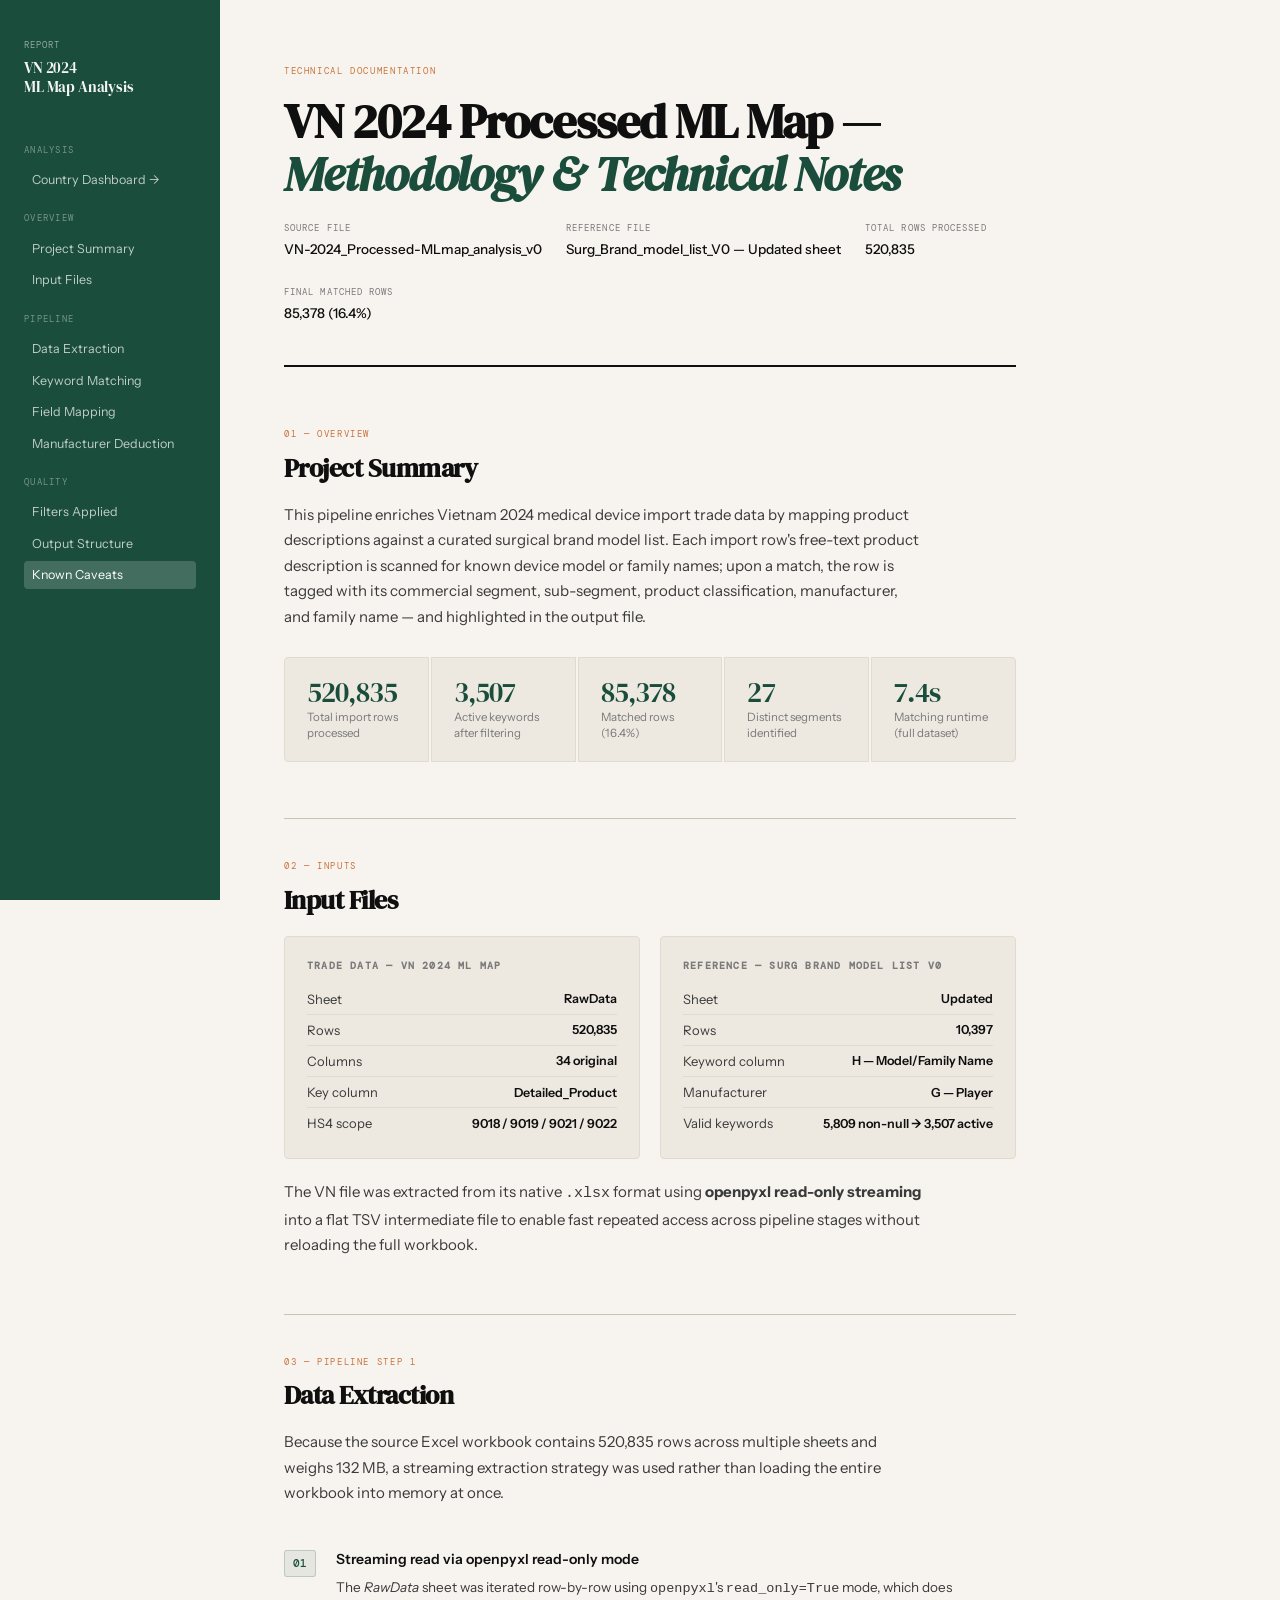
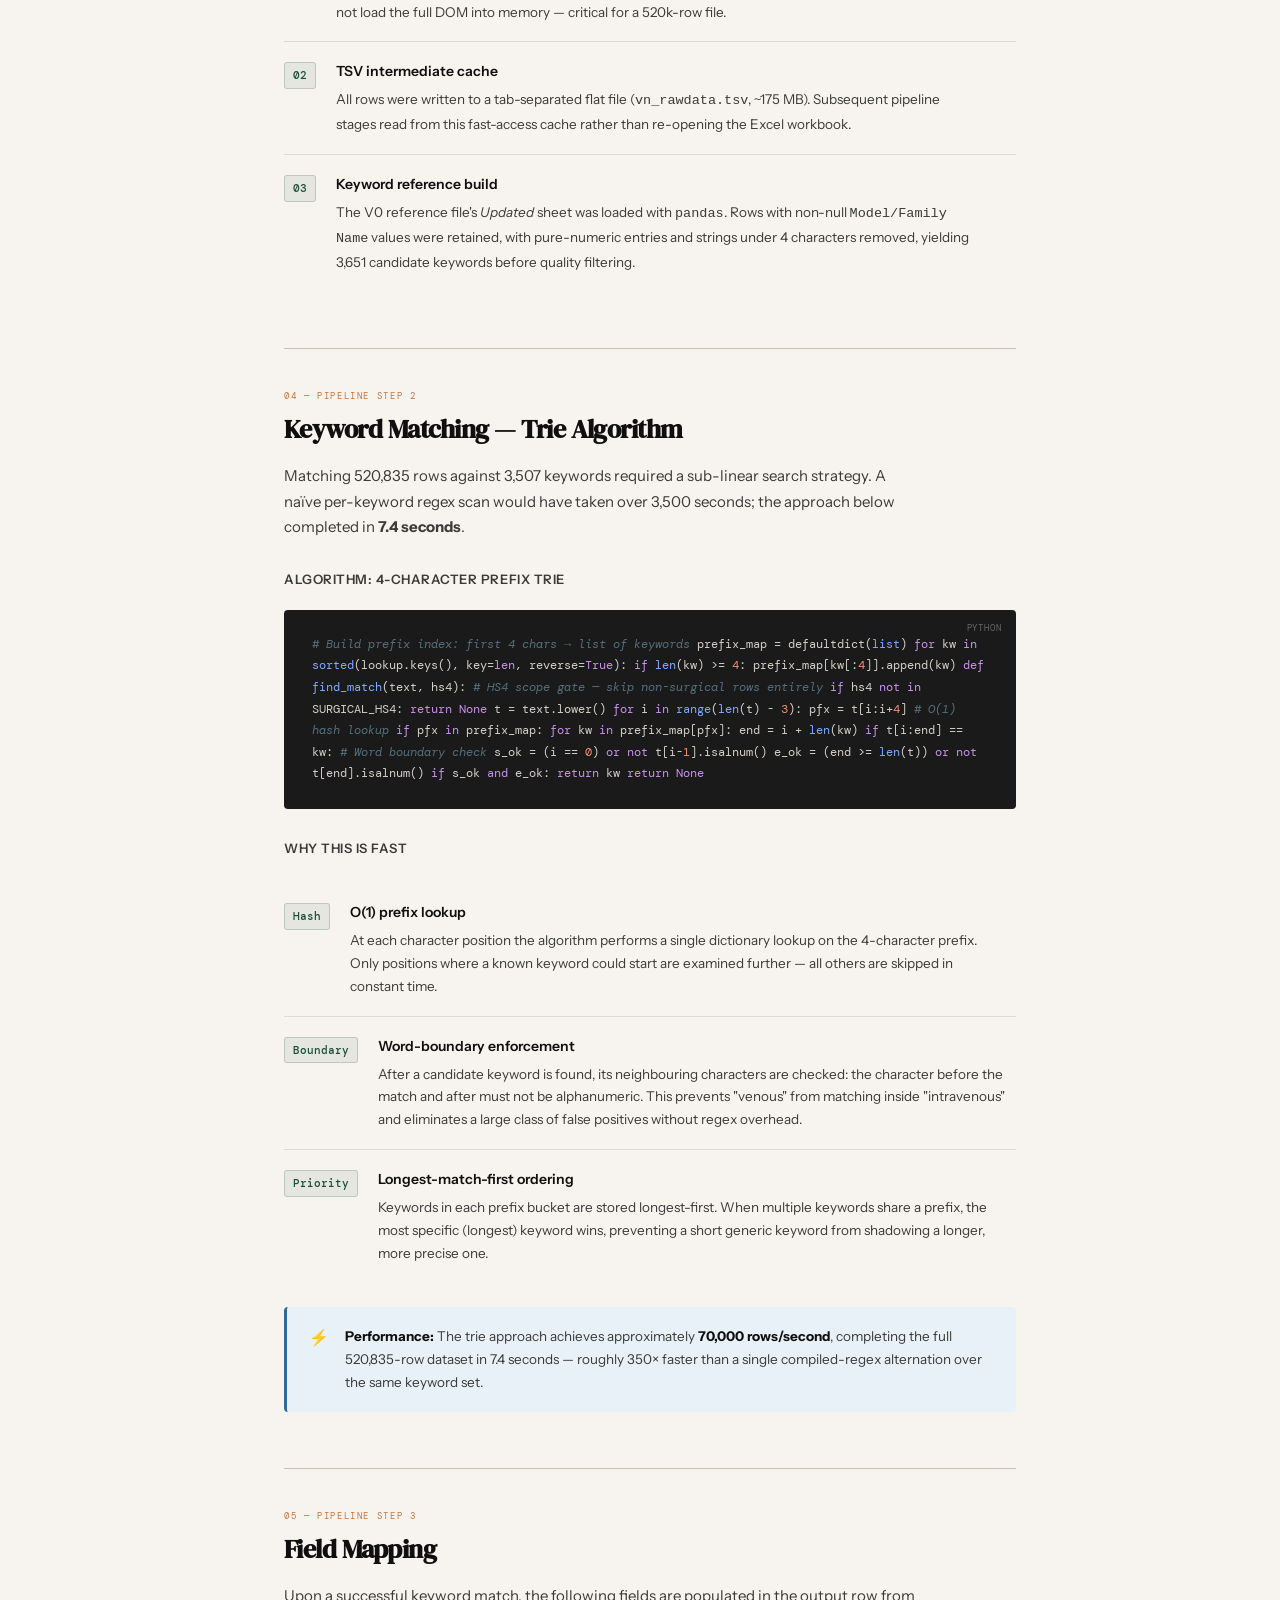
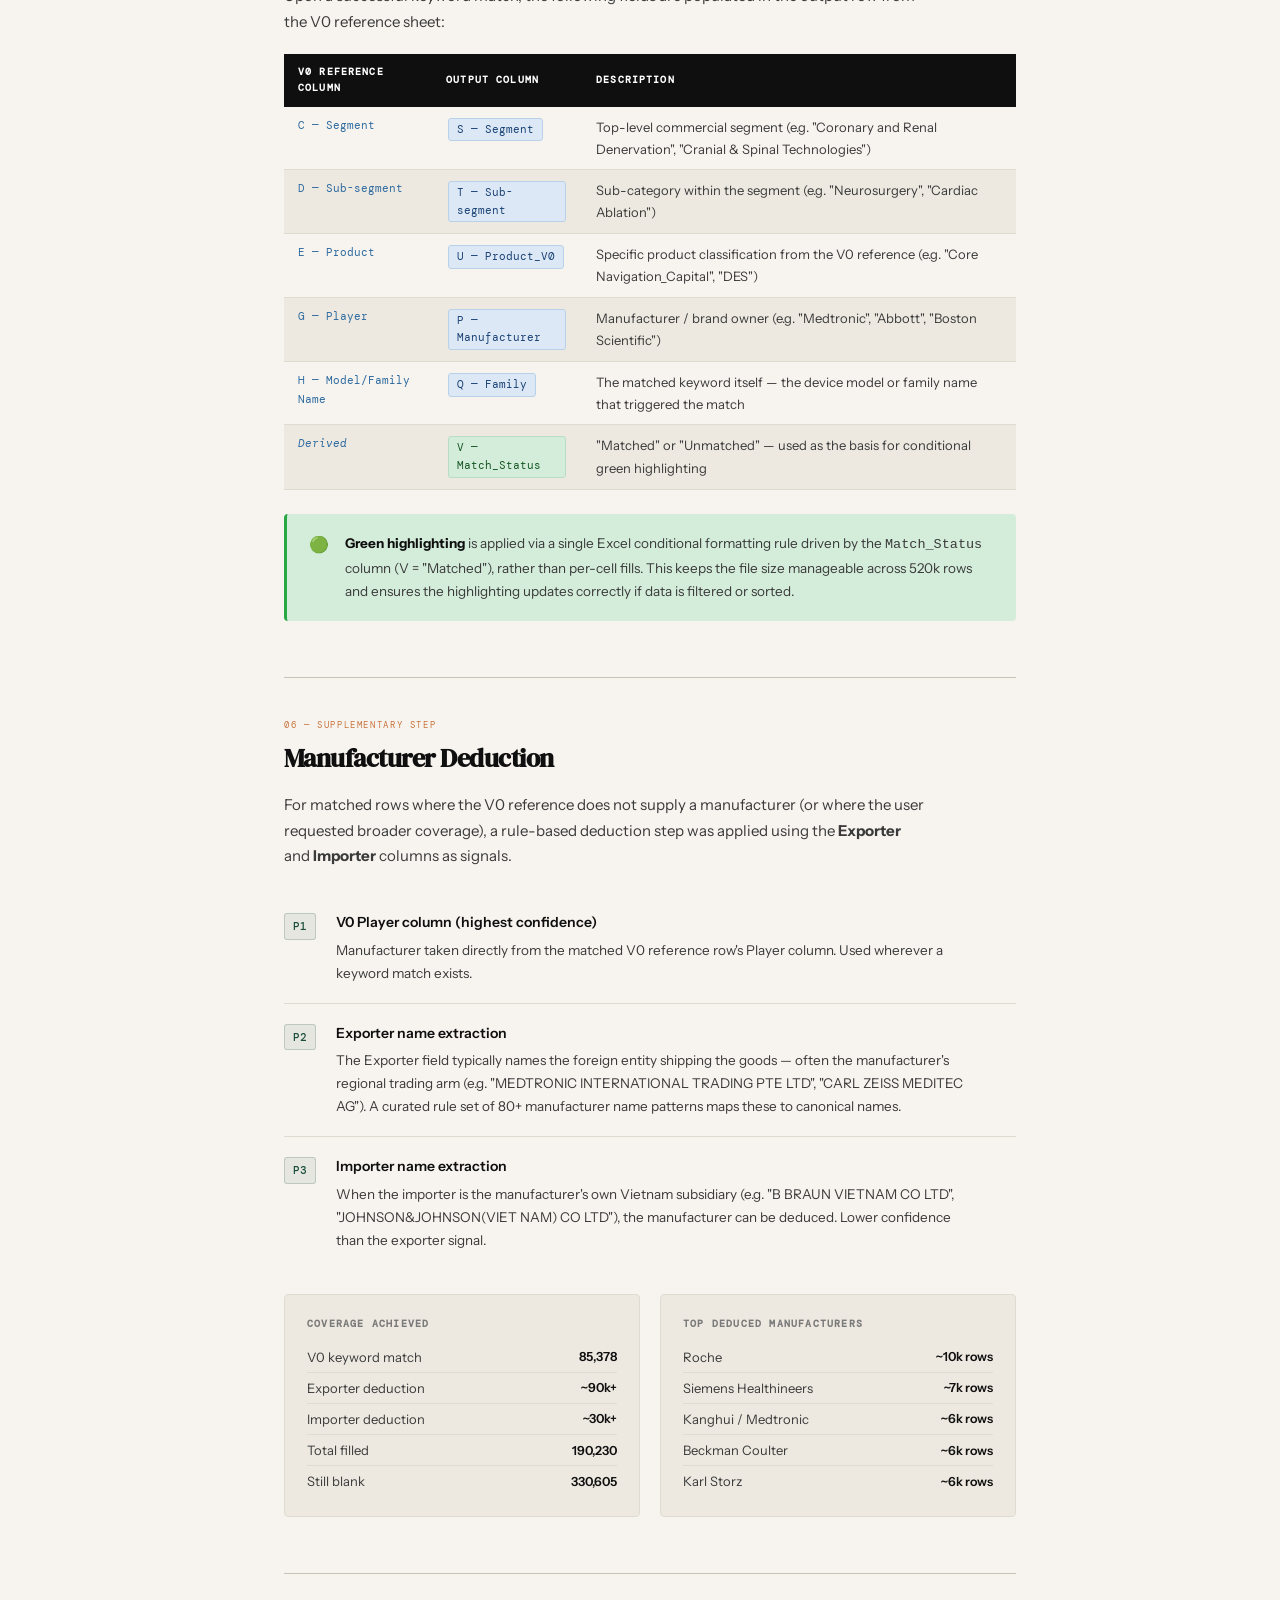
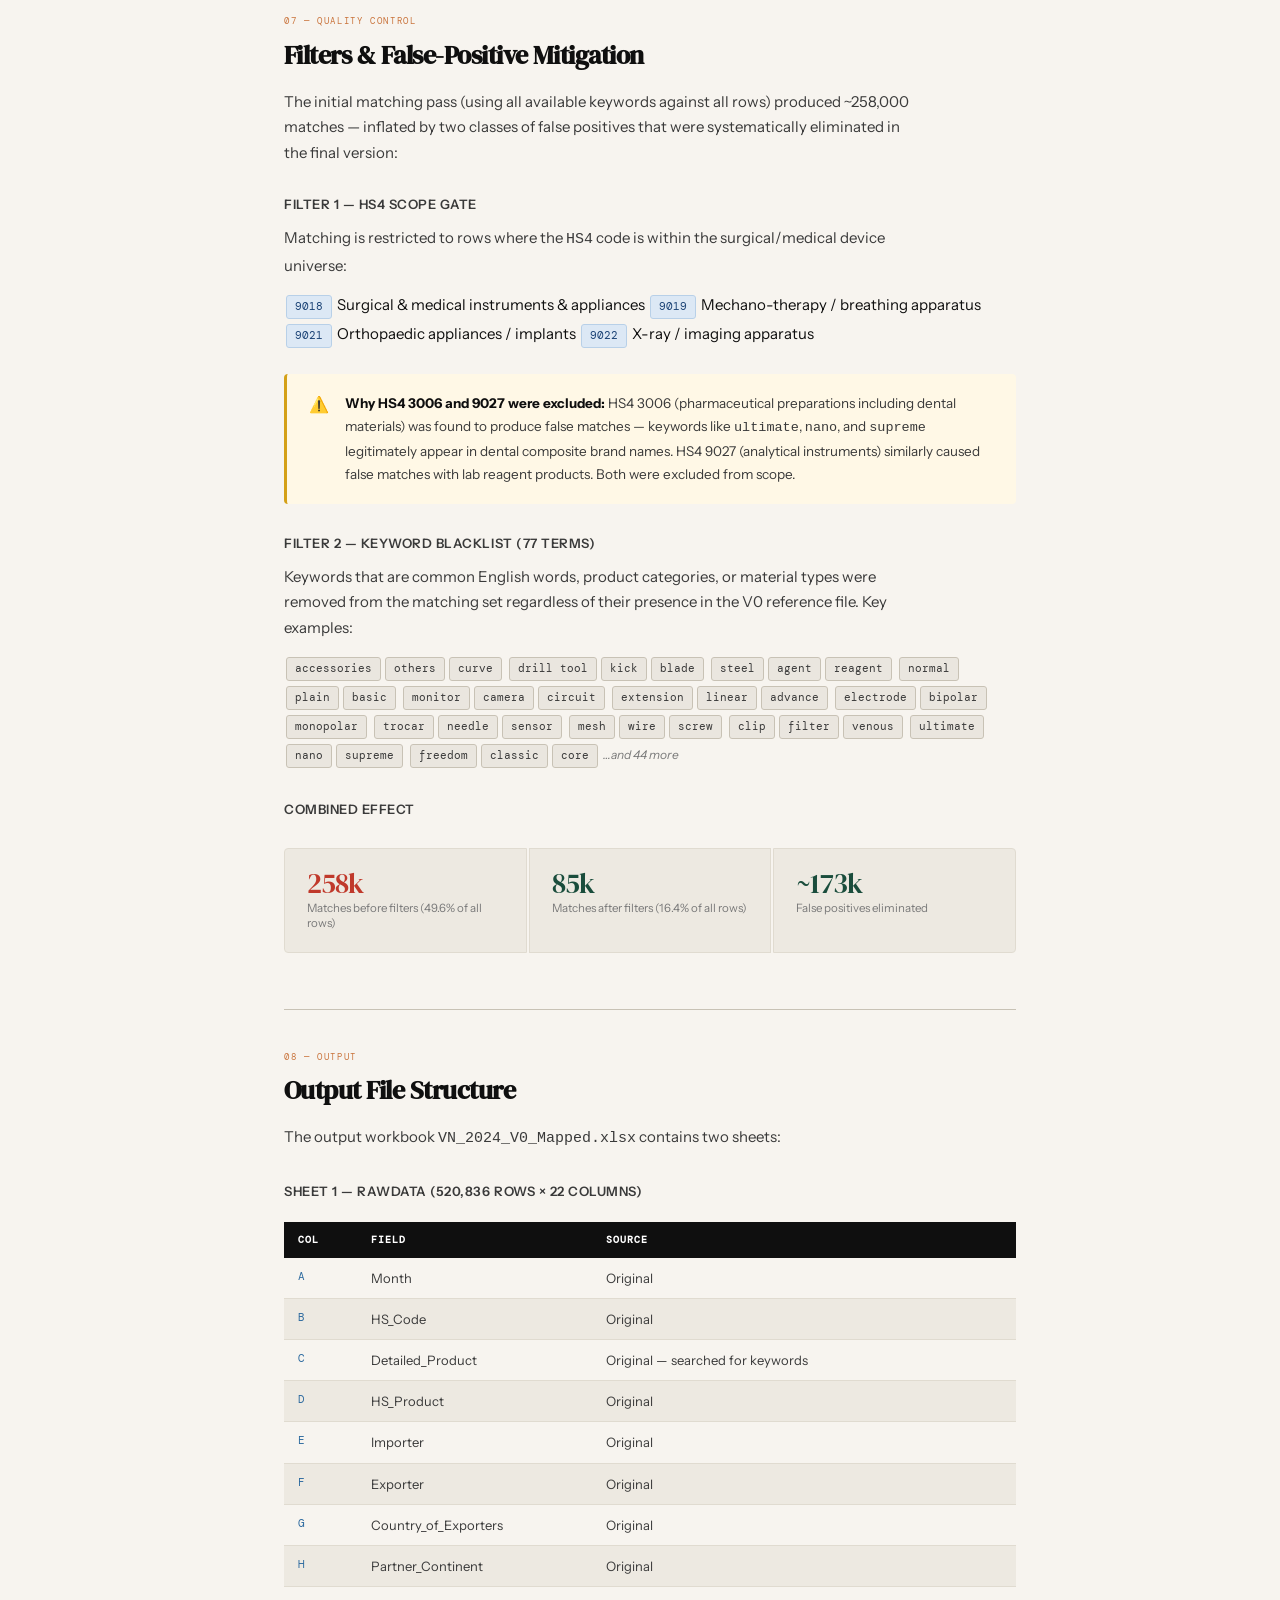
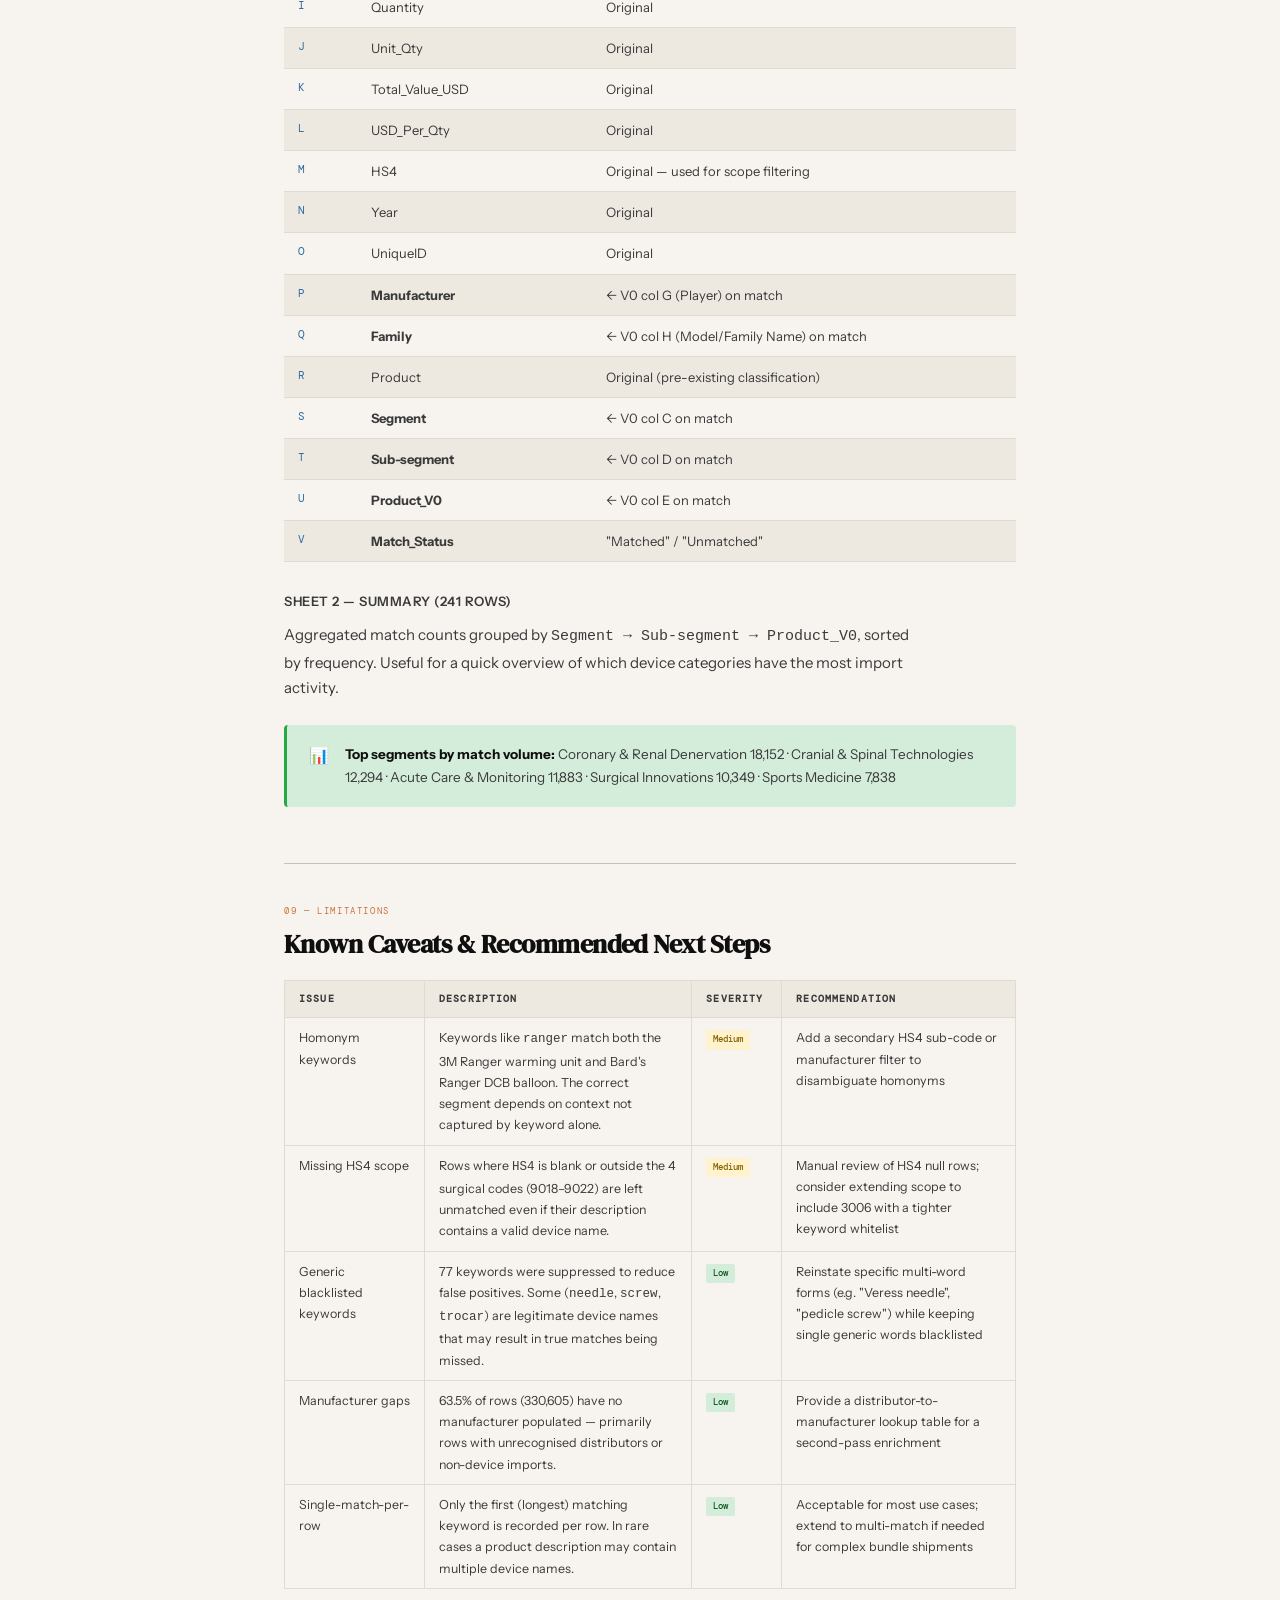
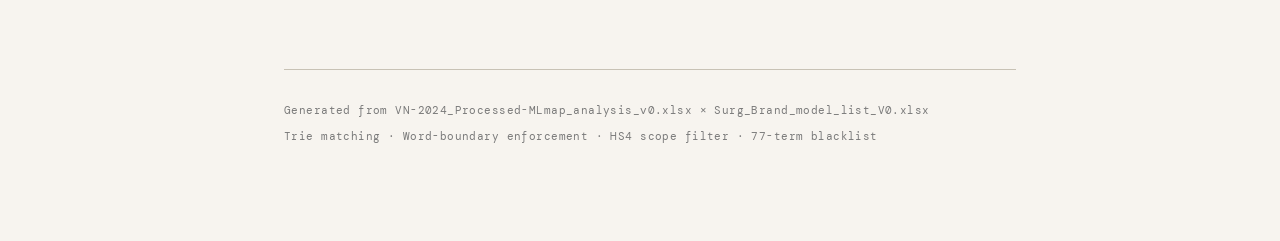
<file: outputs/VN2024_Methodology.html>
<!DOCTYPE html>
<html lang="en">
<head>
<meta charset="UTF-8">
<meta name="viewport" content="width=device-width, initial-scale=1.0">
<title>VN 2024 ML Map — Methodology & Technical Notes</title>
<link href="https://fonts.googleapis.com/css2?family=DM+Serif+Display:ital@0;1&family=DM+Mono:wght@400;500&family=Instrument+Sans:ital,wght@0,400;0,500;0,600;1,400&display=swap" rel="stylesheet">
<style>
  :root {
    --ink:      #0f0f0f;
    --ink-2:    #3a3a3a;
    --ink-3:    #7a7a7a;
    --paper:    #f7f4ef;
    --paper-2:  #ede9e1;
    --paper-3:  #e0dbd0;
    --accent:   #1a4d3c;
    --accent-2: #c9733b;
    --accent-3: #2d6a9f;
    --green:    #d4edda;
    --green-txt:#155724;
    --tag-bg:   #eae6df;
    --rule:     #c8c2b5;
  }

  *, *::before, *::after { box-sizing: border-box; margin: 0; padding: 0; }

  html { scroll-behavior: smooth; }

  body {
    background: var(--paper);
    color: var(--ink);
    font-family: 'Instrument Sans', sans-serif;
    font-size: 15px;
    line-height: 1.7;
    -webkit-font-smoothing: antialiased;
  }

  /* ── SIDEBAR NAV ─────────────────────────────────────────────────────── */
  .sidebar {
    position: fixed;
    top: 0; left: 0;
    width: 220px;
    height: 100vh;
    background: var(--accent);
    padding: 40px 24px;
    display: flex;
    flex-direction: column;
    gap: 4px;
    z-index: 100;
    overflow-y: auto;
  }

  .sidebar-brand {
    font-family: 'DM Serif Display', serif;
    font-size: 15px;
    color: #fff;
    opacity: 0.95;
    margin-bottom: 28px;
    line-height: 1.3;
    letter-spacing: -0.01em;
  }

  .sidebar-brand span {
    display: block;
    font-family: 'DM Mono', monospace;
    font-size: 9px;
    letter-spacing: 0.12em;
    opacity: 0.55;
    text-transform: uppercase;
    margin-bottom: 6px;
  }

  .nav-section {
    font-family: 'DM Mono', monospace;
    font-size: 9px;
    letter-spacing: 0.14em;
    text-transform: uppercase;
    color: rgba(255,255,255,0.4);
    padding: 14px 0 4px;
  }

  .nav-link {
    display: block;
    font-size: 12.5px;
    color: rgba(255,255,255,0.72);
    text-decoration: none;
    padding: 5px 8px;
    border-radius: 4px;
    transition: background 0.15s, color 0.15s;
    line-height: 1.4;
  }
  .nav-link:hover {
    background: rgba(255,255,255,0.12);
    color: #fff;
  }
  .nav-link.active { background: rgba(255,255,255,0.18); color: #fff; }

  /* ── MAIN CONTENT ────────────────────────────────────────────────────── */
  .main {
    margin-left: 220px;
    padding: 64px 64px 120px;
    max-width: 860px;
  }

  /* ── PAGE HEADER ─────────────────────────────────────────────────────── */
  .page-header {
    margin-bottom: 60px;
    padding-bottom: 40px;
    border-bottom: 2px solid var(--ink);
    position: relative;
  }

  .page-header::before {
    content: 'TECHNICAL DOCUMENTATION';
    display: block;
    font-family: 'DM Mono', monospace;
    font-size: 9px;
    letter-spacing: 0.18em;
    color: var(--accent-2);
    margin-bottom: 16px;
  }

  .page-title {
    font-family: 'DM Serif Display', serif;
    font-size: clamp(32px, 4vw, 48px);
    line-height: 1.1;
    letter-spacing: -0.02em;
    color: var(--ink);
    margin-bottom: 16px;
  }
  .page-title em {
    font-style: italic;
    color: var(--accent);
  }

  .page-meta {
    display: flex;
    gap: 24px;
    flex-wrap: wrap;
    margin-top: 20px;
  }

  .meta-item {
    display: flex;
    flex-direction: column;
    gap: 2px;
  }
  .meta-label {
    font-family: 'DM Mono', monospace;
    font-size: 9px;
    letter-spacing: 0.12em;
    text-transform: uppercase;
    color: var(--ink-3);
  }
  .meta-value {
    font-size: 13.5px;
    font-weight: 500;
    color: var(--ink);
  }

  /* ── SECTION ─────────────────────────────────────────────────────────── */
  section {
    margin-bottom: 56px;
    animation: fadeUp 0.5s ease both;
  }

  @keyframes fadeUp {
    from { opacity: 0; transform: translateY(16px); }
    to   { opacity: 1; transform: translateY(0); }
  }

  section:nth-child(1) { animation-delay: 0.05s; }
  section:nth-child(2) { animation-delay: 0.10s; }
  section:nth-child(3) { animation-delay: 0.15s; }
  section:nth-child(4) { animation-delay: 0.20s; }
  section:nth-child(5) { animation-delay: 0.25s; }
  section:nth-child(6) { animation-delay: 0.30s; }
  section:nth-child(7) { animation-delay: 0.35s; }

  .section-label {
    font-family: 'DM Mono', monospace;
    font-size: 9px;
    letter-spacing: 0.18em;
    text-transform: uppercase;
    color: var(--accent-2);
    margin-bottom: 10px;
  }

  h2 {
    font-family: 'DM Serif Display', serif;
    font-size: 26px;
    letter-spacing: -0.02em;
    color: var(--ink);
    margin-bottom: 18px;
    line-height: 1.2;
  }

  h3 {
    font-family: 'Instrument Sans', sans-serif;
    font-size: 13px;
    font-weight: 600;
    letter-spacing: 0.04em;
    text-transform: uppercase;
    color: var(--ink-2);
    margin-bottom: 10px;
    margin-top: 28px;
  }

  p {
    color: var(--ink-2);
    margin-bottom: 14px;
    max-width: 640px;
  }

  /* ── HORIZONTAL RULE ─────────────────────────────────────────────────── */
  .rule { border: none; border-top: 1px solid var(--rule); margin: 40px 0; }

  /* ── STAT ROW ────────────────────────────────────────────────────────── */
  .stats-row {
    display: grid;
    grid-template-columns: repeat(auto-fit, minmax(140px, 1fr));
    gap: 2px;
    margin: 28px 0;
  }

  .stat-card {
    background: var(--paper-2);
    padding: 20px 22px;
    border: 1px solid var(--paper-3);
  }

  .stat-card:first-child { border-radius: 4px 0 0 4px; }
  .stat-card:last-child  { border-radius: 0 4px 4px 0; }

  .stat-number {
    font-family: 'DM Serif Display', serif;
    font-size: 28px;
    color: var(--accent);
    letter-spacing: -0.03em;
    line-height: 1;
    margin-bottom: 4px;
  }

  .stat-label {
    font-size: 11.5px;
    color: var(--ink-3);
    line-height: 1.35;
  }

  /* ── STEP LIST ───────────────────────────────────────────────────────── */
  .step-list { margin: 24px 0; list-style: none; }

  .step-list li {
    display: flex;
    gap: 20px;
    align-items: flex-start;
    padding: 18px 0;
    border-bottom: 1px solid var(--paper-3);
  }

  .step-list li:last-child { border-bottom: none; }

  .step-num {
    font-family: 'DM Mono', monospace;
    font-size: 11px;
    font-weight: 500;
    color: var(--accent);
    background: rgba(26,77,60,0.08);
    border: 1px solid rgba(26,77,60,0.2);
    border-radius: 3px;
    padding: 3px 8px;
    flex-shrink: 0;
    margin-top: 2px;
  }

  .step-body strong {
    display: block;
    font-size: 14px;
    font-weight: 600;
    color: var(--ink);
    margin-bottom: 4px;
  }

  .step-body p {
    font-size: 13.5px;
    margin: 0;
    color: var(--ink-2);
  }

  /* ── CODE BLOCK ──────────────────────────────────────────────────────── */
  .code-block {
    background: #1a1a1a;
    color: #d4d0c8;
    font-family: 'DM Mono', monospace;
    font-size: 12px;
    line-height: 1.8;
    padding: 24px 28px;
    border-radius: 4px;
    overflow-x: auto;
    margin: 20px 0;
    position: relative;
  }

  .code-block::before {
    content: attr(data-lang);
    position: absolute;
    top: 10px;
    right: 14px;
    font-size: 9px;
    letter-spacing: 0.1em;
    text-transform: uppercase;
    color: #666;
  }

  .code-block .kw  { color: #c792ea; }
  .code-block .fn  { color: #82aaff; }
  .code-block .str { color: #c3e88d; }
  .code-block .cm  { color: #546e7a; font-style: italic; }
  .code-block .num { color: #f78c6c; }

  /* ── CALLOUT BOX ─────────────────────────────────────────────────────── */
  .callout {
    display: flex;
    gap: 16px;
    padding: 18px 22px;
    margin: 24px 0;
    border-radius: 4px;
    border-left: 3px solid;
  }

  .callout.info  { background: #e8f0f8; border-color: var(--accent-3); }
  .callout.warn  { background: #fff8e6; border-color: #d4a017; }
  .callout.green { background: var(--green); border-color: #28a745; }

  .callout-icon { font-size: 16px; flex-shrink: 0; line-height: 1.6; }

  .callout-body { font-size: 13.5px; color: var(--ink-2); }
  .callout-body strong { color: var(--ink); }

  /* ── TAG ─────────────────────────────────────────────────────────────── */
  .tag {
    display: inline-block;
    font-family: 'DM Mono', monospace;
    font-size: 10.5px;
    padding: 2px 8px;
    background: var(--tag-bg);
    border: 1px solid var(--rule);
    border-radius: 3px;
    color: var(--ink-2);
    margin: 2px;
  }
  .tag.green { background: #d4edda; border-color: #b7ddc4; color: #155724; }
  .tag.blue  { background: #dce8f5; border-color: #b8d0e8; color: #1a4275; }
  .tag.orange{ background: #fdebd5; border-color: #f5c89e; color: #7a3a10; }

  /* ── TWO-COL GRID ────────────────────────────────────────────────────── */
  .two-col {
    display: grid;
    grid-template-columns: 1fr 1fr;
    gap: 20px;
    margin: 20px 0;
  }

  .col-card {
    background: var(--paper-2);
    border: 1px solid var(--paper-3);
    border-radius: 4px;
    padding: 20px 22px;
  }

  .col-card h4 {
    font-family: 'DM Mono', monospace;
    font-size: 10px;
    letter-spacing: 0.12em;
    text-transform: uppercase;
    color: var(--ink-3);
    margin-bottom: 10px;
  }

  .col-card ul {
    list-style: none;
    padding: 0;
  }

  .col-card ul li {
    font-size: 13px;
    color: var(--ink-2);
    padding: 4px 0;
    border-bottom: 1px solid var(--paper-3);
    display: flex;
    justify-content: space-between;
    align-items: center;
  }

  .col-card ul li:last-child { border-bottom: none; }
  .col-card ul li .val { font-weight: 600; color: var(--ink); font-size: 12.5px; }

  /* ── MAPPING TABLE ───────────────────────────────────────────────────── */
  .map-table {
    width: 100%;
    border-collapse: collapse;
    font-size: 13px;
    margin: 20px 0;
  }

  .map-table thead th {
    font-family: 'DM Mono', monospace;
    font-size: 9.5px;
    letter-spacing: 0.12em;
    text-transform: uppercase;
    background: var(--ink);
    color: #fff;
    padding: 10px 14px;
    text-align: left;
  }

  .map-table tbody tr:nth-child(even) { background: var(--paper-2); }
  .map-table tbody tr:hover { background: #e8e3d8; }

  .map-table td {
    padding: 9px 14px;
    border-bottom: 1px solid var(--paper-3);
    vertical-align: top;
    color: var(--ink-2);
  }

  .map-table td:first-child {
    font-family: 'DM Mono', monospace;
    font-size: 11px;
    color: var(--accent-3);
  }

  .map-table td .arrow {
    color: var(--ink-3);
    margin: 0 4px;
  }

  /* ── KNOWN ISSUES TABLE ──────────────────────────────────────────────── */
  .issue-table {
    width: 100%;
    border-collapse: collapse;
    font-size: 13px;
    margin: 20px 0;
  }
  .issue-table th {
    font-family: 'DM Mono', monospace;
    font-size: 9.5px;
    letter-spacing: 0.12em;
    text-transform: uppercase;
    padding: 10px 14px;
    background: var(--paper-2);
    text-align: left;
    border: 1px solid var(--paper-3);
    color: var(--ink-2);
  }
  .issue-table td {
    padding: 9px 14px;
    border: 1px solid var(--paper-3);
    font-size: 12.5px;
    color: var(--ink-2);
    vertical-align: top;
  }
  .issue-table .severity {
    display: inline-block;
    font-family: 'DM Mono', monospace;
    font-size: 9px;
    padding: 2px 7px;
    border-radius: 2px;
    font-weight: 500;
  }
  .sev-low  { background: #d4edda; color: #155724; }
  .sev-med  { background: #fff3cd; color: #856404; }
  .sev-high { background: #f8d7da; color: #721c24; }

  /* ── FOOTER ──────────────────────────────────────────────────────────── */
  footer {
    margin-top: 80px;
    padding-top: 32px;
    border-top: 1px solid var(--rule);
    font-family: 'DM Mono', monospace;
    font-size: 10.5px;
    color: var(--ink-3);
    letter-spacing: 0.04em;
    display: flex;
    justify-content: space-between;
    flex-wrap: wrap;
    gap: 8px;
  }

  /* ── RESPONSIVE ──────────────────────────────────────────────────────── */
  @media (max-width: 860px) {
    .sidebar { display: none; }
    .main { margin-left: 0; padding: 32px 24px 80px; }
    .two-col { grid-template-columns: 1fr; }
  }
</style>
</head>
<body>

<!-- SIDEBAR -->
<nav class="sidebar">
  <div class="sidebar-brand">
    <span>Report</span>
    VN 2024<br>ML Map Analysis
  </div>

  <div class="nav-section">Analysis</div>
  <a class="nav-link" href="Dashboard.html">Country Dashboard &rarr;</a>

  <div class="nav-section">Overview</div>
  <a class="nav-link" href="#overview">Project Summary</a>
  <a class="nav-link" href="#inputs">Input Files</a>

  <div class="nav-section">Pipeline</div>
  <a class="nav-link" href="#extraction">Data Extraction</a>
  <a class="nav-link" href="#matching">Keyword Matching</a>
  <a class="nav-link" href="#mapping">Field Mapping</a>
  <a class="nav-link" href="#manufacturer">Manufacturer Deduction</a>

  <div class="nav-section">Quality</div>
  <a class="nav-link" href="#filters">Filters Applied</a>
  <a class="nav-link" href="#output">Output Structure</a>
  <a class="nav-link" href="#caveats">Known Caveats</a>
</nav>

<!-- MAIN -->
<main class="main">

  <!-- PAGE HEADER -->
  <header class="page-header">
    <h1 class="page-title">VN 2024 Processed ML Map —<br><em>Methodology & Technical Notes</em></h1>
    <div class="page-meta">
      <div class="meta-item">
        <span class="meta-label">Source File</span>
        <span class="meta-value">VN-2024_Processed-MLmap_analysis_v0</span>
      </div>
      <div class="meta-item">
        <span class="meta-label">Reference File</span>
        <span class="meta-value">Surg_Brand_model_list_V0 — Updated sheet</span>
      </div>
      <div class="meta-item">
        <span class="meta-label">Total Rows Processed</span>
        <span class="meta-value">520,835</span>
      </div>
      <div class="meta-item">
        <span class="meta-label">Final Matched Rows</span>
        <span class="meta-value">85,378 (16.4%)</span>
      </div>
    </div>
  </header>

  <!-- SECTION 1: OVERVIEW -->
  <section id="overview">
    <div class="section-label">01 — Overview</div>
    <h2>Project Summary</h2>
    <p>This pipeline enriches Vietnam 2024 medical device import trade data by mapping product descriptions against a curated surgical brand model list. Each import row's free-text product description is scanned for known device model or family names; upon a match, the row is tagged with its commercial segment, sub-segment, product classification, manufacturer, and family name — and highlighted in the output file.</p>

    <div class="stats-row">
      <div class="stat-card">
        <div class="stat-number">520,835</div>
        <div class="stat-label">Total import rows processed</div>
      </div>
      <div class="stat-card">
        <div class="stat-number">3,507</div>
        <div class="stat-label">Active keywords after filtering</div>
      </div>
      <div class="stat-card">
        <div class="stat-number">85,378</div>
        <div class="stat-label">Matched rows (16.4%)</div>
      </div>
      <div class="stat-card">
        <div class="stat-number">27</div>
        <div class="stat-label">Distinct segments identified</div>
      </div>
      <div class="stat-card">
        <div class="stat-number">7.4s</div>
        <div class="stat-label">Matching runtime (full dataset)</div>
      </div>
    </div>
  </section>

  <hr class="rule">

  <!-- SECTION 2: INPUT FILES -->
  <section id="inputs">
    <div class="section-label">02 — Inputs</div>
    <h2>Input Files</h2>

    <div class="two-col">
      <div class="col-card">
        <h4>Trade Data — VN 2024 ML Map</h4>
        <ul>
          <li>Sheet <span class="val">RawData</span></li>
          <li>Rows <span class="val">520,835</span></li>
          <li>Columns <span class="val">34 original</span></li>
          <li>Key column <span class="val">Detailed_Product</span></li>
          <li>HS4 scope <span class="val">9018 / 9019 / 9021 / 9022</span></li>
        </ul>
      </div>
      <div class="col-card">
        <h4>Reference — Surg Brand Model List V0</h4>
        <ul>
          <li>Sheet <span class="val">Updated</span></li>
          <li>Rows <span class="val">10,397</span></li>
          <li>Keyword column <span class="val">H — Model/Family Name</span></li>
          <li>Manufacturer <span class="val">G — Player</span></li>
          <li>Valid keywords <span class="val">5,809 non-null → 3,507 active</span></li>
        </ul>
      </div>
    </div>

    <p>The VN file was extracted from its native <code>.xlsx</code> format using <strong>openpyxl read-only streaming</strong> into a flat TSV intermediate file to enable fast repeated access across pipeline stages without reloading the full workbook.</p>
  </section>

  <hr class="rule">

  <!-- SECTION 3: DATA EXTRACTION -->
  <section id="extraction">
    <div class="section-label">03 — Pipeline Step 1</div>
    <h2>Data Extraction</h2>

    <p>Because the source Excel workbook contains 520,835 rows across multiple sheets and weighs 132 MB, a streaming extraction strategy was used rather than loading the entire workbook into memory at once.</p>

    <ul class="step-list">
      <li>
        <span class="step-num">01</span>
        <div class="step-body">
          <strong>Streaming read via openpyxl read-only mode</strong>
          <p>The <em>RawData</em> sheet was iterated row-by-row using <code>openpyxl</code>'s <code>read_only=True</code> mode, which does not load the full DOM into memory — critical for a 520k-row file.</p>
        </div>
      </li>
      <li>
        <span class="step-num">02</span>
        <div class="step-body">
          <strong>TSV intermediate cache</strong>
          <p>All rows were written to a tab-separated flat file (<code>vn_rawdata.tsv</code>, ~175 MB). Subsequent pipeline stages read from this fast-access cache rather than re-opening the Excel workbook.</p>
        </div>
      </li>
      <li>
        <span class="step-num">03</span>
        <div class="step-body">
          <strong>Keyword reference build</strong>
          <p>The V0 reference file's <em>Updated</em> sheet was loaded with <code>pandas</code>. Rows with non-null <code>Model/Family Name</code> values were retained, with pure-numeric entries and strings under 4 characters removed, yielding 3,651 candidate keywords before quality filtering.</p>
        </div>
      </li>
    </ul>
  </section>

  <hr class="rule">

  <!-- SECTION 4: MATCHING ALGORITHM -->
  <section id="matching">
    <div class="section-label">04 — Pipeline Step 2</div>
    <h2>Keyword Matching — Trie Algorithm</h2>

    <p>Matching 520,835 rows against 3,507 keywords required a sub-linear search strategy. A naïve per-keyword regex scan would have taken over 3,500 seconds; the approach below completed in <strong>7.4 seconds</strong>.</p>

    <h3>Algorithm: 4-character prefix trie</h3>

    <div class="code-block" data-lang="Python">
<span class="cm"># Build prefix index: first 4 chars → list of keywords</span>
prefix_map = defaultdict(<span class="fn">list</span>)
<span class="kw">for</span> kw <span class="kw">in</span> <span class="fn">sorted</span>(lookup.keys(), key=<span class="kw">len</span>, reverse=<span class="kw">True</span>):
    <span class="kw">if</span> <span class="fn">len</span>(kw) >= <span class="num">4</span>:
        prefix_map[kw[:<span class="num">4</span>]].append(kw)

<span class="kw">def</span> <span class="fn">find_match</span>(text, hs4):
    <span class="cm"># HS4 scope gate — skip non-surgical rows entirely</span>
    <span class="kw">if</span> hs4 <span class="kw">not in</span> SURGICAL_HS4:
        <span class="kw">return None</span>
    t = text.lower()
    <span class="kw">for</span> i <span class="kw">in</span> <span class="fn">range</span>(<span class="fn">len</span>(t) - <span class="num">3</span>):
        pfx = t[i:i+<span class="num">4</span>]          <span class="cm"># O(1) hash lookup</span>
        <span class="kw">if</span> pfx <span class="kw">in</span> prefix_map:
            <span class="kw">for</span> kw <span class="kw">in</span> prefix_map[pfx]:
                end = i + <span class="fn">len</span>(kw)
                <span class="kw">if</span> t[i:end] == kw:
                    <span class="cm"># Word boundary check</span>
                    s_ok = (i == <span class="num">0</span>) <span class="kw">or not</span> t[i-<span class="num">1</span>].isalnum()
                    e_ok = (end >= <span class="fn">len</span>(t)) <span class="kw">or not</span> t[end].isalnum()
                    <span class="kw">if</span> s_ok <span class="kw">and</span> e_ok:
                        <span class="kw">return</span> kw
    <span class="kw">return None</span>
    </div>

    <h3>Why this is fast</h3>
    <ul class="step-list">
      <li>
        <span class="step-num">Hash</span>
        <div class="step-body">
          <strong>O(1) prefix lookup</strong>
          <p>At each character position the algorithm performs a single dictionary lookup on the 4-character prefix. Only positions where a known keyword could start are examined further — all others are skipped in constant time.</p>
        </div>
      </li>
      <li>
        <span class="step-num">Boundary</span>
        <div class="step-body">
          <strong>Word-boundary enforcement</strong>
          <p>After a candidate keyword is found, its neighbouring characters are checked: the character before the match and after must not be alphanumeric. This prevents "venous" from matching inside "intravenous" and eliminates a large class of false positives without regex overhead.</p>
        </div>
      </li>
      <li>
        <span class="step-num">Priority</span>
        <div class="step-body">
          <strong>Longest-match-first ordering</strong>
          <p>Keywords in each prefix bucket are stored longest-first. When multiple keywords share a prefix, the most specific (longest) keyword wins, preventing a short generic keyword from shadowing a longer, more precise one.</p>
        </div>
      </li>
    </ul>

    <div class="callout info">
      <span class="callout-icon">⚡</span>
      <div class="callout-body"><strong>Performance:</strong> The trie approach achieves approximately <strong>70,000 rows/second</strong>, completing the full 520,835-row dataset in 7.4 seconds — roughly 350× faster than a single compiled-regex alternation over the same keyword set.</div>
    </div>
  </section>

  <hr class="rule">

  <!-- SECTION 5: FIELD MAPPING -->
  <section id="mapping">
    <div class="section-label">05 — Pipeline Step 3</div>
    <h2>Field Mapping</h2>
    <p>Upon a successful keyword match, the following fields are populated in the output row from the V0 reference sheet:</p>

    <table class="map-table">
      <thead>
        <tr>
          <th>V0 Reference Column</th>
          <th>Output Column</th>
          <th>Description</th>
        </tr>
      </thead>
      <tbody>
        <tr>
          <td>C — Segment</td>
          <td><span class="tag blue">S — Segment</span></td>
          <td>Top-level commercial segment (e.g. "Coronary and Renal Denervation", "Cranial & Spinal Technologies")</td>
        </tr>
        <tr>
          <td>D — Sub-segment</td>
          <td><span class="tag blue">T — Sub-segment</span></td>
          <td>Sub-category within the segment (e.g. "Neurosurgery", "Cardiac Ablation")</td>
        </tr>
        <tr>
          <td>E — Product</td>
          <td><span class="tag blue">U — Product_V0</span></td>
          <td>Specific product classification from the V0 reference (e.g. "Core Navigation_Capital", "DES")</td>
        </tr>
        <tr>
          <td>G — Player</td>
          <td><span class="tag blue">P — Manufacturer</span></td>
          <td>Manufacturer / brand owner (e.g. "Medtronic", "Abbott", "Boston Scientific")</td>
        </tr>
        <tr>
          <td>H — Model/Family Name</td>
          <td><span class="tag blue">Q — Family</span></td>
          <td>The matched keyword itself — the device model or family name that triggered the match</td>
        </tr>
        <tr>
          <td><em>Derived</em></td>
          <td><span class="tag green">V — Match_Status</span></td>
          <td>"Matched" or "Unmatched" — used as the basis for conditional green highlighting</td>
        </tr>
      </tbody>
    </table>

    <div class="callout green">
      <span class="callout-icon">🟢</span>
      <div class="callout-body"><strong>Green highlighting</strong> is applied via a single Excel conditional formatting rule driven by the <code>Match_Status</code> column (V = "Matched"), rather than per-cell fills. This keeps the file size manageable across 520k rows and ensures the highlighting updates correctly if data is filtered or sorted.</div>
    </div>
  </section>

  <hr class="rule">

  <!-- SECTION 6: MANUFACTURER DEDUCTION -->
  <section id="manufacturer">
    <div class="section-label">06 — Supplementary Step</div>
    <h2>Manufacturer Deduction</h2>
    <p>For matched rows where the V0 reference does not supply a manufacturer (or where the user requested broader coverage), a rule-based deduction step was applied using the <strong>Exporter</strong> and <strong>Importer</strong> columns as signals.</p>

    <ul class="step-list">
      <li>
        <span class="step-num">P1</span>
        <div class="step-body">
          <strong>V0 Player column (highest confidence)</strong>
          <p>Manufacturer taken directly from the matched V0 reference row's Player column. Used wherever a keyword match exists.</p>
        </div>
      </li>
      <li>
        <span class="step-num">P2</span>
        <div class="step-body">
          <strong>Exporter name extraction</strong>
          <p>The Exporter field typically names the foreign entity shipping the goods — often the manufacturer's regional trading arm (e.g. "MEDTRONIC INTERNATIONAL TRADING PTE LTD", "CARL ZEISS MEDITEC AG"). A curated rule set of 80+ manufacturer name patterns maps these to canonical names.</p>
        </div>
      </li>
      <li>
        <span class="step-num">P3</span>
        <div class="step-body">
          <strong>Importer name extraction</strong>
          <p>When the importer is the manufacturer's own Vietnam subsidiary (e.g. "B BRAUN VIETNAM CO LTD", "JOHNSON&JOHNSON(VIET NAM) CO LTD"), the manufacturer can be deduced. Lower confidence than the exporter signal.</p>
        </div>
      </li>
    </ul>

    <div class="two-col">
      <div class="col-card">
        <h4>Coverage achieved</h4>
        <ul>
          <li>V0 keyword match <span class="val">85,378</span></li>
          <li>Exporter deduction <span class="val">~90k+</span></li>
          <li>Importer deduction <span class="val">~30k+</span></li>
          <li>Total filled <span class="val">190,230</span></li>
          <li>Still blank <span class="val">330,605</span></li>
        </ul>
      </div>
      <div class="col-card">
        <h4>Top deduced manufacturers</h4>
        <ul>
          <li>Roche <span class="val">~10k rows</span></li>
          <li>Siemens Healthineers <span class="val">~7k rows</span></li>
          <li>Kanghui / Medtronic <span class="val">~6k rows</span></li>
          <li>Beckman Coulter <span class="val">~6k rows</span></li>
          <li>Karl Storz <span class="val">~6k rows</span></li>
        </ul>
      </div>
    </div>
  </section>

  <hr class="rule">

  <!-- SECTION 7: FILTERS APPLIED -->
  <section id="filters">
    <div class="section-label">07 — Quality Control</div>
    <h2>Filters &amp; False-Positive Mitigation</h2>

    <p>The initial matching pass (using all available keywords against all rows) produced ~258,000 matches — inflated by two classes of false positives that were systematically eliminated in the final version:</p>

    <h3>Filter 1 — HS4 Scope Gate</h3>
    <p>Matching is restricted to rows where the <code>HS4</code> code is within the surgical/medical device universe:</p>

    <div style="margin: 12px 0 20px;">
      <span class="tag blue">9018</span> Surgical &amp; medical instruments &amp; appliances
      <span class="tag blue">9019</span> Mechano-therapy / breathing apparatus
      <span class="tag blue">9021</span> Orthopaedic appliances / implants
      <span class="tag blue">9022</span> X-ray / imaging apparatus
    </div>

    <div class="callout warn">
      <span class="callout-icon">⚠️</span>
      <div class="callout-body"><strong>Why HS4 3006 and 9027 were excluded:</strong> HS4 3006 (pharmaceutical preparations including dental materials) was found to produce false matches — keywords like <code>ultimate</code>, <code>nano</code>, and <code>supreme</code> legitimately appear in dental composite brand names. HS4 9027 (analytical instruments) similarly caused false matches with lab reagent products. Both were excluded from scope.</div>
    </div>

    <h3>Filter 2 — Keyword Blacklist (77 terms)</h3>
    <p>Keywords that are common English words, product categories, or material types were removed from the matching set regardless of their presence in the V0 reference file. Key examples:</p>

    <div style="margin: 12px 0;">
      <span class="tag">accessories</span><span class="tag">others</span><span class="tag">curve</span>
      <span class="tag">drill tool</span><span class="tag">kick</span><span class="tag">blade</span>
      <span class="tag">steel</span><span class="tag">agent</span><span class="tag">reagent</span>
      <span class="tag">normal</span><span class="tag">plain</span><span class="tag">basic</span>
      <span class="tag">monitor</span><span class="tag">camera</span><span class="tag">circuit</span>
      <span class="tag">extension</span><span class="tag">linear</span><span class="tag">advance</span>
      <span class="tag">electrode</span><span class="tag">bipolar</span><span class="tag">monopolar</span>
      <span class="tag">trocar</span><span class="tag">needle</span><span class="tag">sensor</span>
      <span class="tag">mesh</span><span class="tag">wire</span><span class="tag">screw</span>
      <span class="tag">clip</span><span class="tag">filter</span><span class="tag">venous</span>
      <span class="tag">ultimate</span><span class="tag">nano</span><span class="tag">supreme</span>
      <span class="tag">freedom</span><span class="tag">classic</span><span class="tag">core</span>
      <em style="font-size:12px; color: var(--ink-3);">…and 44 more</em>
    </div>

    <h3>Combined effect</h3>
    <div class="stats-row">
      <div class="stat-card">
        <div class="stat-number" style="color: #c0392b;">258k</div>
        <div class="stat-label">Matches before filters (49.6% of all rows)</div>
      </div>
      <div class="stat-card">
        <div class="stat-number" style="color: var(--accent);">85k</div>
        <div class="stat-label">Matches after filters (16.4% of all rows)</div>
      </div>
      <div class="stat-card">
        <div class="stat-number">~173k</div>
        <div class="stat-label">False positives eliminated</div>
      </div>
    </div>
  </section>

  <hr class="rule">

  <!-- SECTION 8: OUTPUT -->
  <section id="output">
    <div class="section-label">08 — Output</div>
    <h2>Output File Structure</h2>
    <p>The output workbook <code>VN_2024_V0_Mapped.xlsx</code> contains two sheets:</p>

    <h3>Sheet 1 — RawData (520,836 rows × 22 columns)</h3>
    <table class="map-table">
      <thead>
        <tr><th>Col</th><th>Field</th><th>Source</th></tr>
      </thead>
      <tbody>
        <tr><td>A</td><td>Month</td><td>Original</td></tr>
        <tr><td>B</td><td>HS_Code</td><td>Original</td></tr>
        <tr><td>C</td><td>Detailed_Product</td><td>Original — searched for keywords</td></tr>
        <tr><td>D</td><td>HS_Product</td><td>Original</td></tr>
        <tr><td>E</td><td>Importer</td><td>Original</td></tr>
        <tr><td>F</td><td>Exporter</td><td>Original</td></tr>
        <tr><td>G</td><td>Country_of_Exporters</td><td>Original</td></tr>
        <tr><td>H</td><td>Partner_Continent</td><td>Original</td></tr>
        <tr><td>I</td><td>Quantity</td><td>Original</td></tr>
        <tr><td>J</td><td>Unit_Qty</td><td>Original</td></tr>
        <tr><td>K</td><td>Total_Value_USD</td><td>Original</td></tr>
        <tr><td>L</td><td>USD_Per_Qty</td><td>Original</td></tr>
        <tr><td>M</td><td>HS4</td><td>Original — used for scope filtering</td></tr>
        <tr><td>N</td><td>Year</td><td>Original</td></tr>
        <tr><td>O</td><td>UniqueID</td><td>Original</td></tr>
        <tr><td>P</td><td><strong>Manufacturer</strong></td><td>← V0 col G (Player) on match</td></tr>
        <tr><td>Q</td><td><strong>Family</strong></td><td>← V0 col H (Model/Family Name) on match</td></tr>
        <tr><td>R</td><td>Product</td><td>Original (pre-existing classification)</td></tr>
        <tr><td>S</td><td><strong>Segment</strong></td><td>← V0 col C on match</td></tr>
        <tr><td>T</td><td><strong>Sub-segment</strong></td><td>← V0 col D on match</td></tr>
        <tr><td>U</td><td><strong>Product_V0</strong></td><td>← V0 col E on match</td></tr>
        <tr><td>V</td><td><strong>Match_Status</strong></td><td>"Matched" / "Unmatched"</td></tr>
      </tbody>
    </table>

    <h3>Sheet 2 — Summary (241 rows)</h3>
    <p>Aggregated match counts grouped by <code>Segment → Sub-segment → Product_V0</code>, sorted by frequency. Useful for a quick overview of which device categories have the most import activity.</p>

    <div class="callout green">
      <span class="callout-icon">📊</span>
      <div class="callout-body"><strong>Top segments by match volume:</strong> Coronary &amp; Renal Denervation 18,152 · Cranial &amp; Spinal Technologies 12,294 · Acute Care &amp; Monitoring 11,883 · Surgical Innovations 10,349 · Sports Medicine 7,838</div>
    </div>
  </section>

  <hr class="rule">

  <!-- SECTION 9: CAVEATS -->
  <section id="caveats">
    <div class="section-label">09 — Limitations</div>
    <h2>Known Caveats &amp; Recommended Next Steps</h2>

    <table class="issue-table">
      <thead>
        <tr>
          <th style="width:140px">Issue</th>
          <th>Description</th>
          <th style="width:90px">Severity</th>
          <th>Recommendation</th>
        </tr>
      </thead>
      <tbody>
        <tr>
          <td>Homonym keywords</td>
          <td>Keywords like <code>ranger</code> match both the 3M Ranger warming unit and Bard's Ranger DCB balloon. The correct segment depends on context not captured by keyword alone.</td>
          <td><span class="severity sev-med">Medium</span></td>
          <td>Add a secondary HS4 sub-code or manufacturer filter to disambiguate homonyms</td>
        </tr>
        <tr>
          <td>Missing HS4 scope</td>
          <td>Rows where <code>HS4</code> is blank or outside the 4 surgical codes (9018–9022) are left unmatched even if their description contains a valid device name.</td>
          <td><span class="severity sev-med">Medium</span></td>
          <td>Manual review of HS4 null rows; consider extending scope to include 3006 with a tighter keyword whitelist</td>
        </tr>
        <tr>
          <td>Generic blacklisted keywords</td>
          <td>77 keywords were suppressed to reduce false positives. Some (<code>needle</code>, <code>screw</code>, <code>trocar</code>) are legitimate device names that may result in true matches being missed.</td>
          <td><span class="severity sev-low">Low</span></td>
          <td>Reinstate specific multi-word forms (e.g. "Veress needle", "pedicle screw") while keeping single generic words blacklisted</td>
        </tr>
        <tr>
          <td>Manufacturer gaps</td>
          <td>63.5% of rows (330,605) have no manufacturer populated — primarily rows with unrecognised distributors or non-device imports.</td>
          <td><span class="severity sev-low">Low</span></td>
          <td>Provide a distributor-to-manufacturer lookup table for a second-pass enrichment</td>
        </tr>
        <tr>
          <td>Single-match-per-row</td>
          <td>Only the first (longest) matching keyword is recorded per row. In rare cases a product description may contain multiple device names.</td>
          <td><span class="severity sev-low">Low</span></td>
          <td>Acceptable for most use cases; extend to multi-match if needed for complex bundle shipments</td>
        </tr>
      </tbody>
    </table>
  </section>

  <!-- FOOTER -->
  <footer>
    <span>Generated from VN-2024_Processed-MLmap_analysis_v0.xlsx × Surg_Brand_model_list_V0.xlsx</span>
    <span>Trie matching · Word-boundary enforcement · HS4 scope filter · 77-term blacklist</span>
  </footer>

</main>

<script>
  // Active nav link on scroll
  const sections = document.querySelectorAll('section[id]');
  const links = document.querySelectorAll('.nav-link');
  const obs = new IntersectionObserver(entries => {
    entries.forEach(e => {
      if (e.isIntersecting) {
        links.forEach(l => l.classList.remove('active'));
        const active = document.querySelector(`.nav-link[href="#${e.target.id}"]`);
        if (active) active.classList.add('active');
      }
    });
  }, { rootMargin: '-30% 0px -60% 0px' });
  sections.forEach(s => obs.observe(s));
</script>

</body>
</html>
</file>
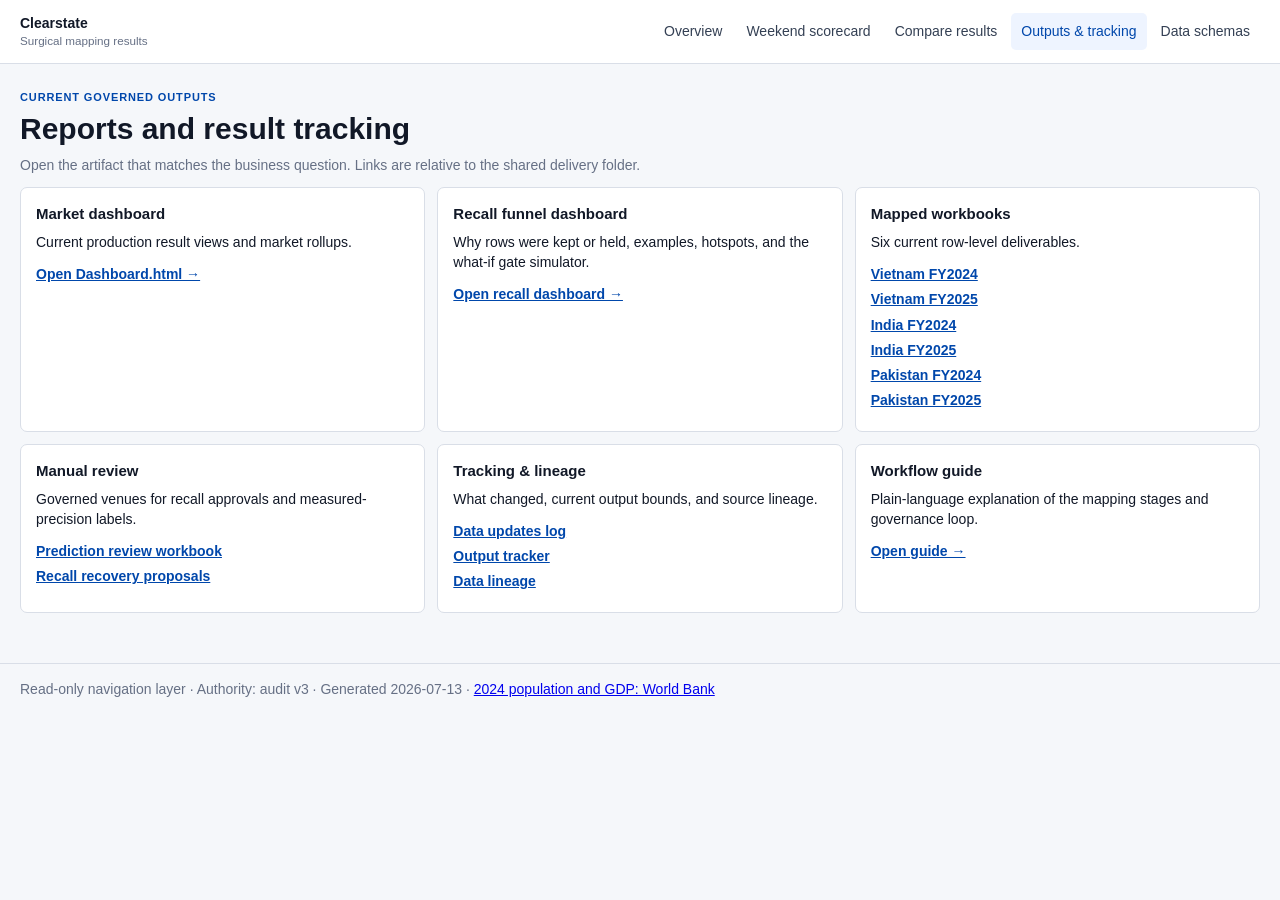
<file: outputs/results_navigation/outputs.html>
<!doctype html><html lang="en"><head><meta charset="utf-8">
<meta name="viewport" content="width=device-width,initial-scale=1"><title>Outputs and tracking</title>
<link rel="stylesheet" href="assets/site.css"></head><body>
<header><div class="brand"><div><b>Clearstate</b><small>Surgical mapping results</small></div></div>
<nav aria-label="Primary"><a class="" href="index.html">Overview</a><a class="" href="quality.html">Weekend scorecard</a><a class="" href="comparison.html">Compare results</a><a class="active" href="outputs.html">Outputs & tracking</a><a class="" href="schemas.html">Data schemas</a></nav></header><main><div class="eyebrow">Current governed outputs</div><h1>Reports and result tracking</h1><p class="muted">Open the artifact that matches the business question. Links are relative to the shared delivery folder.</p><div class="grid links"><article class="card"><h3>Market dashboard</h3><p>Current production result views and market rollups.</p><a href="../Dashboard.html">Open Dashboard.html →</a></article><article class="card"><h3>Recall funnel dashboard</h3><p>Why rows were kept or held, examples, hotspots, and the what-if gate simulator.</p><a href="../Recall_Funnel_Dashboard.html">Open recall dashboard →</a></article><article class="card"><h3>Mapped workbooks</h3><p>Six current row-level deliverables.</p><a href="../../1. Mapped Results/Vietnam_FY2024_ML_Map_Mapped.xlsx">Vietnam FY2024</a><a href="../../1. Mapped Results/Vietnam_FY2025_ML_Map_Mapped.xlsx">Vietnam FY2025</a><a href="../../1. Mapped Results/India_FY2024_ML_Map_Mapped.xlsx">India FY2024</a><a href="../../1. Mapped Results/India_FY2025_ML_Map_Mapped.xlsx">India FY2025</a><a href="../../1. Mapped Results/Pakistan_FY2024_ML_Map_Mapped.xlsx">Pakistan FY2024</a><a href="../../1. Mapped Results/Pakistan_FY2025_ML_Map_Mapped.xlsx">Pakistan FY2025</a></article><article class="card"><h3>Manual review</h3><p>Governed venues for recall approvals and measured-precision labels.</p><a href="../../4. Manual Mapped Files/Prediction_Funnel_and_Review.xlsx">Prediction review workbook</a><a href="../Recall_Recovery_Proposals.xlsx">Recall recovery proposals</a></article><article class="card"><h3>Tracking & lineage</h3><p>What changed, current output bounds, and source lineage.</p><a href="../../5. Documentation/DATA_UPDATES_LOG.md">Data updates log</a><a href="../../5. Documentation/OUTPUT_TRACKER.md">Output tracker</a><a href="../../5. Documentation/DATA_LINEAGE.md">Data lineage</a></article><article class="card"><h3>Workflow guide</h3><p>Plain-language explanation of the mapping stages and governance loop.</p><a href="../Surgical_Mapping_Workflow_Guide.html">Open guide →</a></article></div></main>
<footer>Read-only navigation layer · Authority: audit v3 · Generated 2026-07-13 · <a href="https://data.worldbank.org/" target="_blank" rel="noopener">2024 population and GDP: World Bank</a></footer>
<script src="assets/data.js"></script><script src="assets/site.js"></script></body></html>
</file>
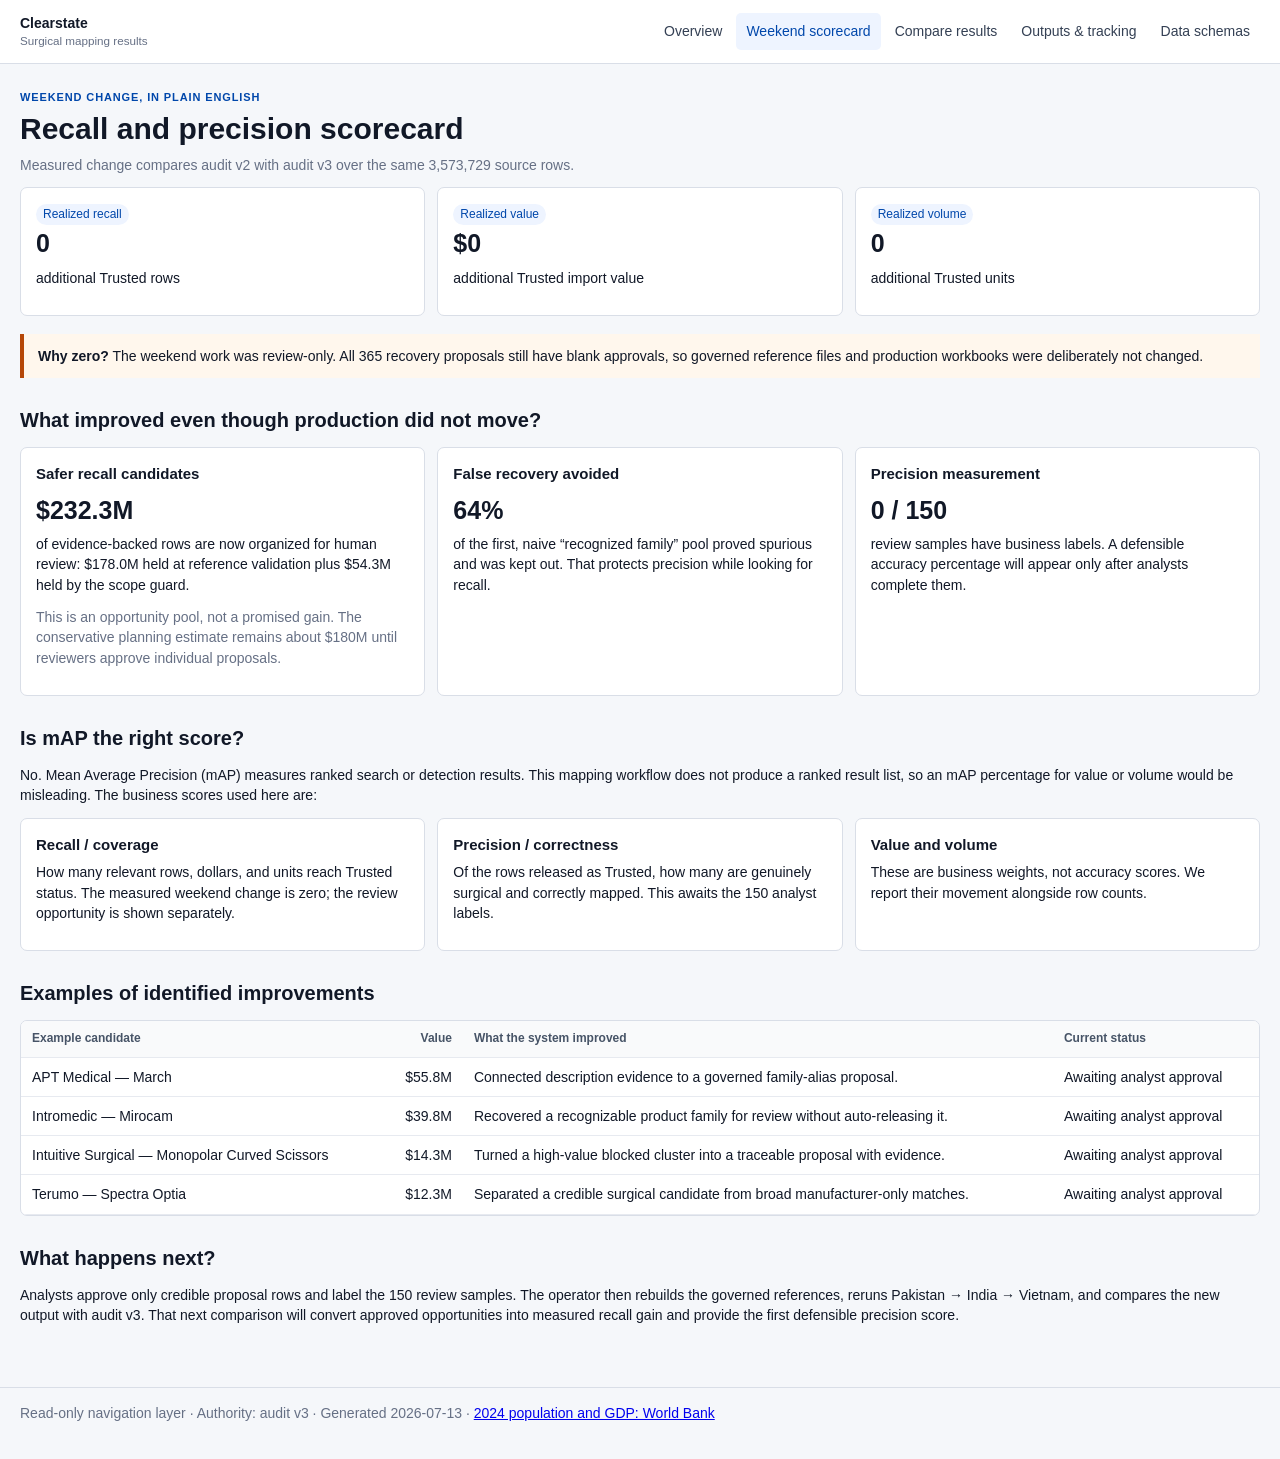
<file: outputs/results_navigation/quality.html>
<!doctype html><html lang="en"><head><meta charset="utf-8">
<meta name="viewport" content="width=device-width,initial-scale=1"><title>Weekend recall and precision</title>
<link rel="stylesheet" href="assets/site.css"></head><body>
<header><div class="brand"><div><b>Clearstate</b><small>Surgical mapping results</small></div></div>
<nav aria-label="Primary"><a class="" href="index.html">Overview</a><a class="active" href="quality.html">Weekend scorecard</a><a class="" href="comparison.html">Compare results</a><a class="" href="outputs.html">Outputs & tracking</a><a class="" href="schemas.html">Data schemas</a></nav></header><main><div class="eyebrow">Weekend change, in plain English</div><h1>Recall and precision scorecard</h1><p class="muted">Measured change compares audit v2 with audit v3 over the same 3,573,729 source rows.</p><div class="grid"><article class="card"><span class="status">Realized recall</span><div class="kpi">0</div><p>additional Trusted rows</p></article><article class="card"><span class="status">Realized value</span><div class="kpi">$0</div><p>additional Trusted import value</p></article><article class="card"><span class="status">Realized volume</span><div class="kpi">0</div><p>additional Trusted units</p></article></div><div class="notice"><b>Why zero?</b> The weekend work was review-only. All 365 recovery proposals still have blank approvals, so governed reference files and production workbooks were deliberately not changed.</div><h2>What improved even though production did not move?</h2><div class="grid"><article class="card"><h3>Safer recall candidates</h3><div class="kpi">$232.3M</div><p>of evidence-backed rows are now organized for human review: $178.0M held at reference validation plus $54.3M held by the scope guard.</p><p class="muted">This is an opportunity pool, not a promised gain. The conservative planning estimate remains about $180M until reviewers approve individual proposals.</p></article><article class="card"><h3>False recovery avoided</h3><div class="kpi">64%</div><p>of the first, naive “recognized family” pool proved spurious and was kept out. That protects precision while looking for recall.</p></article><article class="card"><h3>Precision measurement</h3><div class="kpi">0 / 150</div><p>review samples have business labels. A defensible accuracy percentage will appear only after analysts complete them.</p></article></div><h2>Is mAP the right score?</h2><p>No. Mean Average Precision (mAP) measures ranked search or detection results. This mapping workflow does not produce a ranked result list, so an mAP percentage for value or volume would be misleading. The business scores used here are:</p><div class="grid"><article class="card"><h3>Recall / coverage</h3><p>How many relevant rows, dollars, and units reach Trusted status. The measured weekend change is zero; the review opportunity is shown separately.</p></article><article class="card"><h3>Precision / correctness</h3><p>Of the rows released as Trusted, how many are genuinely surgical and correctly mapped. This awaits the 150 analyst labels.</p></article><article class="card"><h3>Value and volume</h3><p>These are business weights, not accuracy scores. We report their movement alongside row counts.</p></article></div><h2>Examples of identified improvements</h2><div class="table-wrap"><table><thead><tr><th>Example candidate</th><th class="num">Value</th><th>What the system improved</th><th>Current status</th></tr></thead><tbody><tr><td>APT Medical — March</td><td class="num">$55.8M</td><td>Connected description evidence to a governed family-alias proposal.</td><td>Awaiting analyst approval</td></tr><tr><td>Intromedic — Mirocam</td><td class="num">$39.8M</td><td>Recovered a recognizable product family for review without auto-releasing it.</td><td>Awaiting analyst approval</td></tr><tr><td>Intuitive Surgical — Monopolar Curved Scissors</td><td class="num">$14.3M</td><td>Turned a high-value blocked cluster into a traceable proposal with evidence.</td><td>Awaiting analyst approval</td></tr><tr><td>Terumo — Spectra Optia</td><td class="num">$12.3M</td><td>Separated a credible surgical candidate from broad manufacturer-only matches.</td><td>Awaiting analyst approval</td></tr></tbody></table></div><h2>What happens next?</h2><p>Analysts approve only credible proposal rows and label the 150 review samples. The operator then rebuilds the governed references, reruns Pakistan → India → Vietnam, and compares the new output with audit v3. That next comparison will convert approved opportunities into measured recall gain and provide the first defensible precision score.</p></main>
<footer>Read-only navigation layer · Authority: audit v3 · Generated 2026-07-13 · <a href="https://data.worldbank.org/" target="_blank" rel="noopener">2024 population and GDP: World Bank</a></footer>
<script src="assets/data.js"></script><script src="assets/site.js"></script></body></html>
</file>
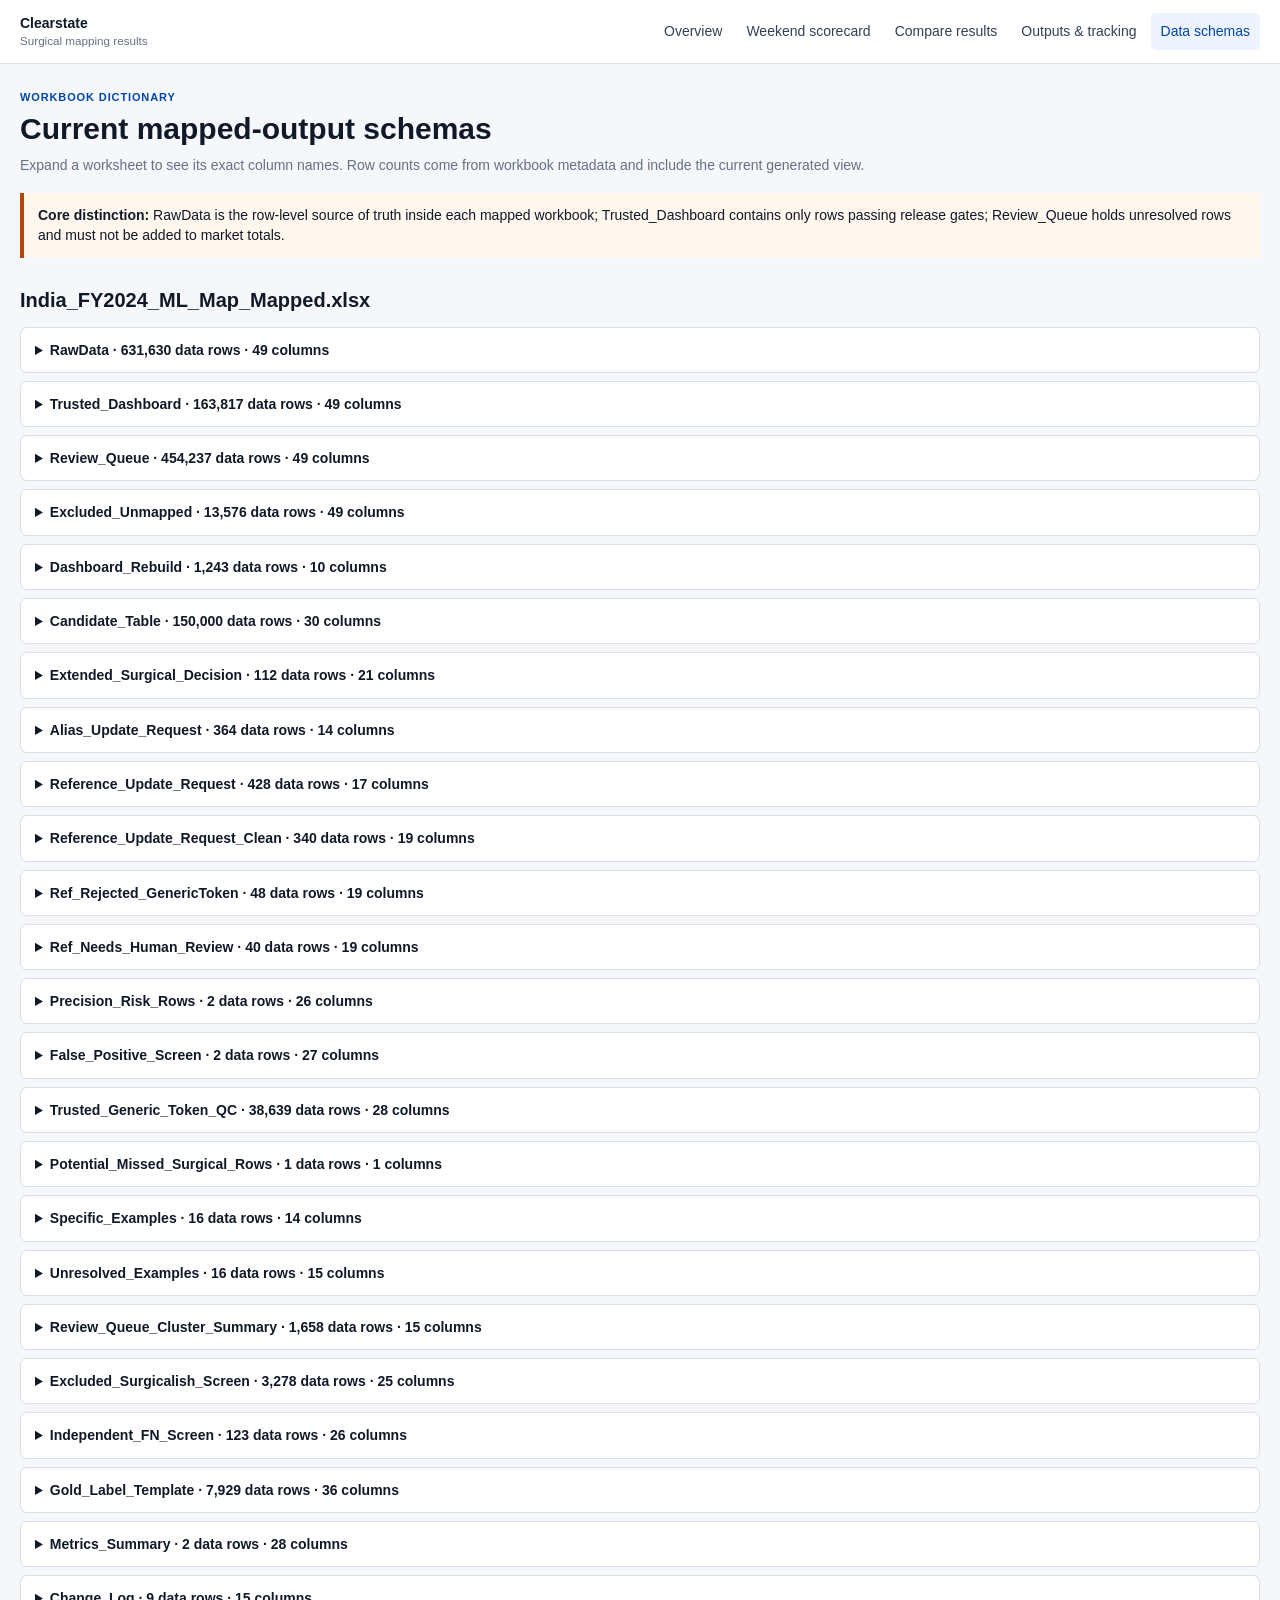
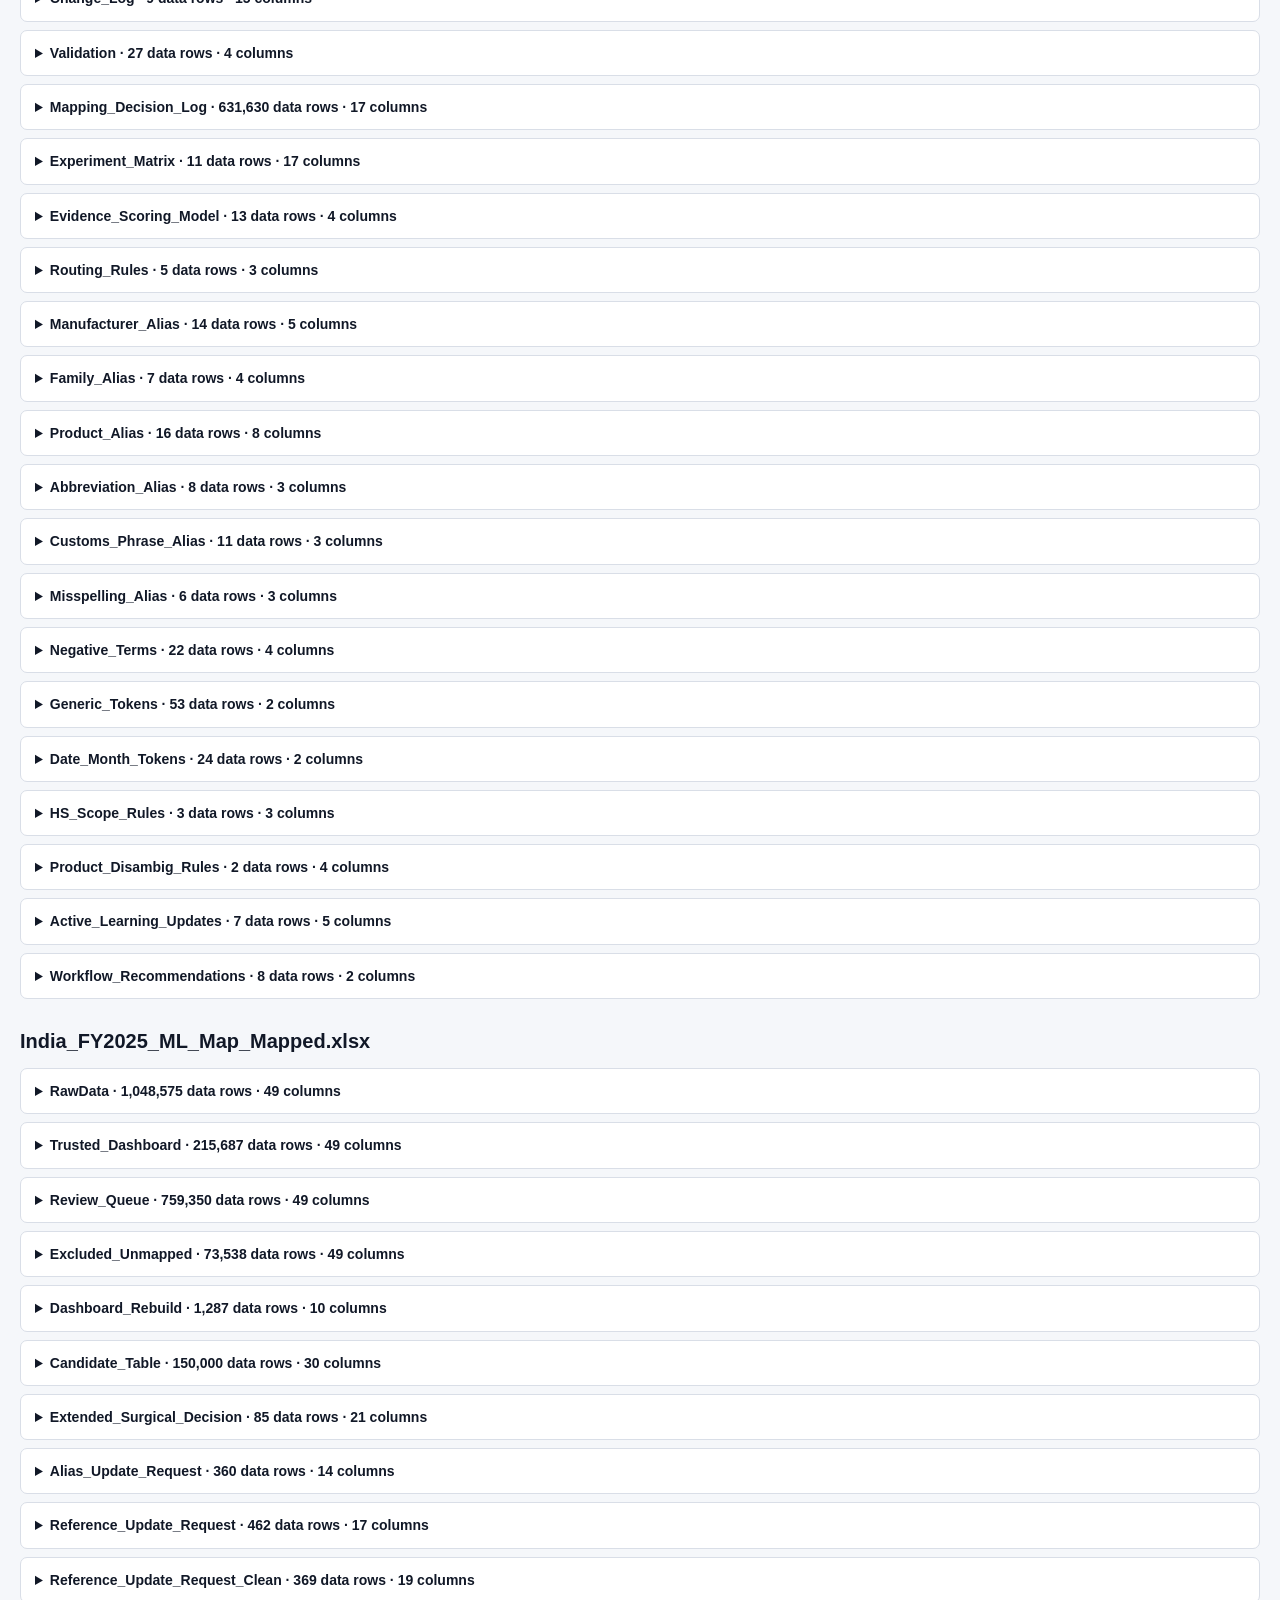
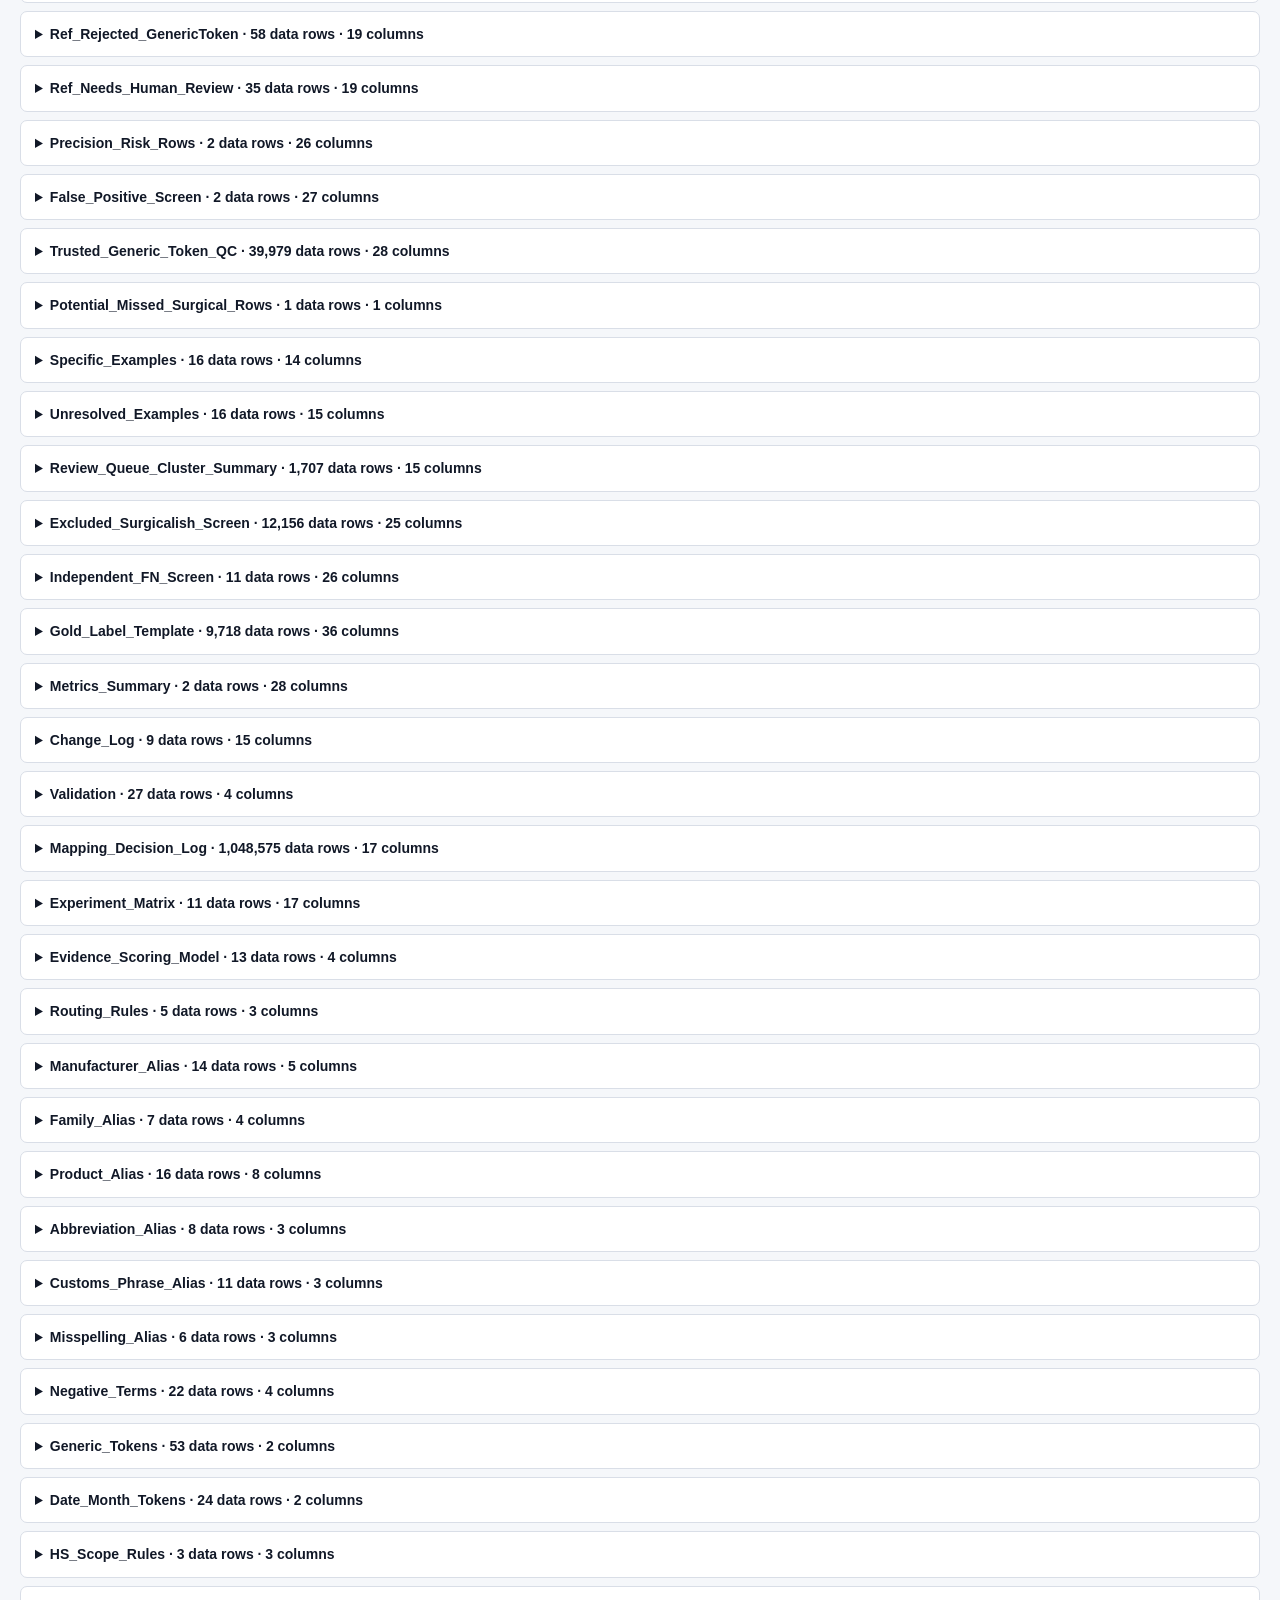
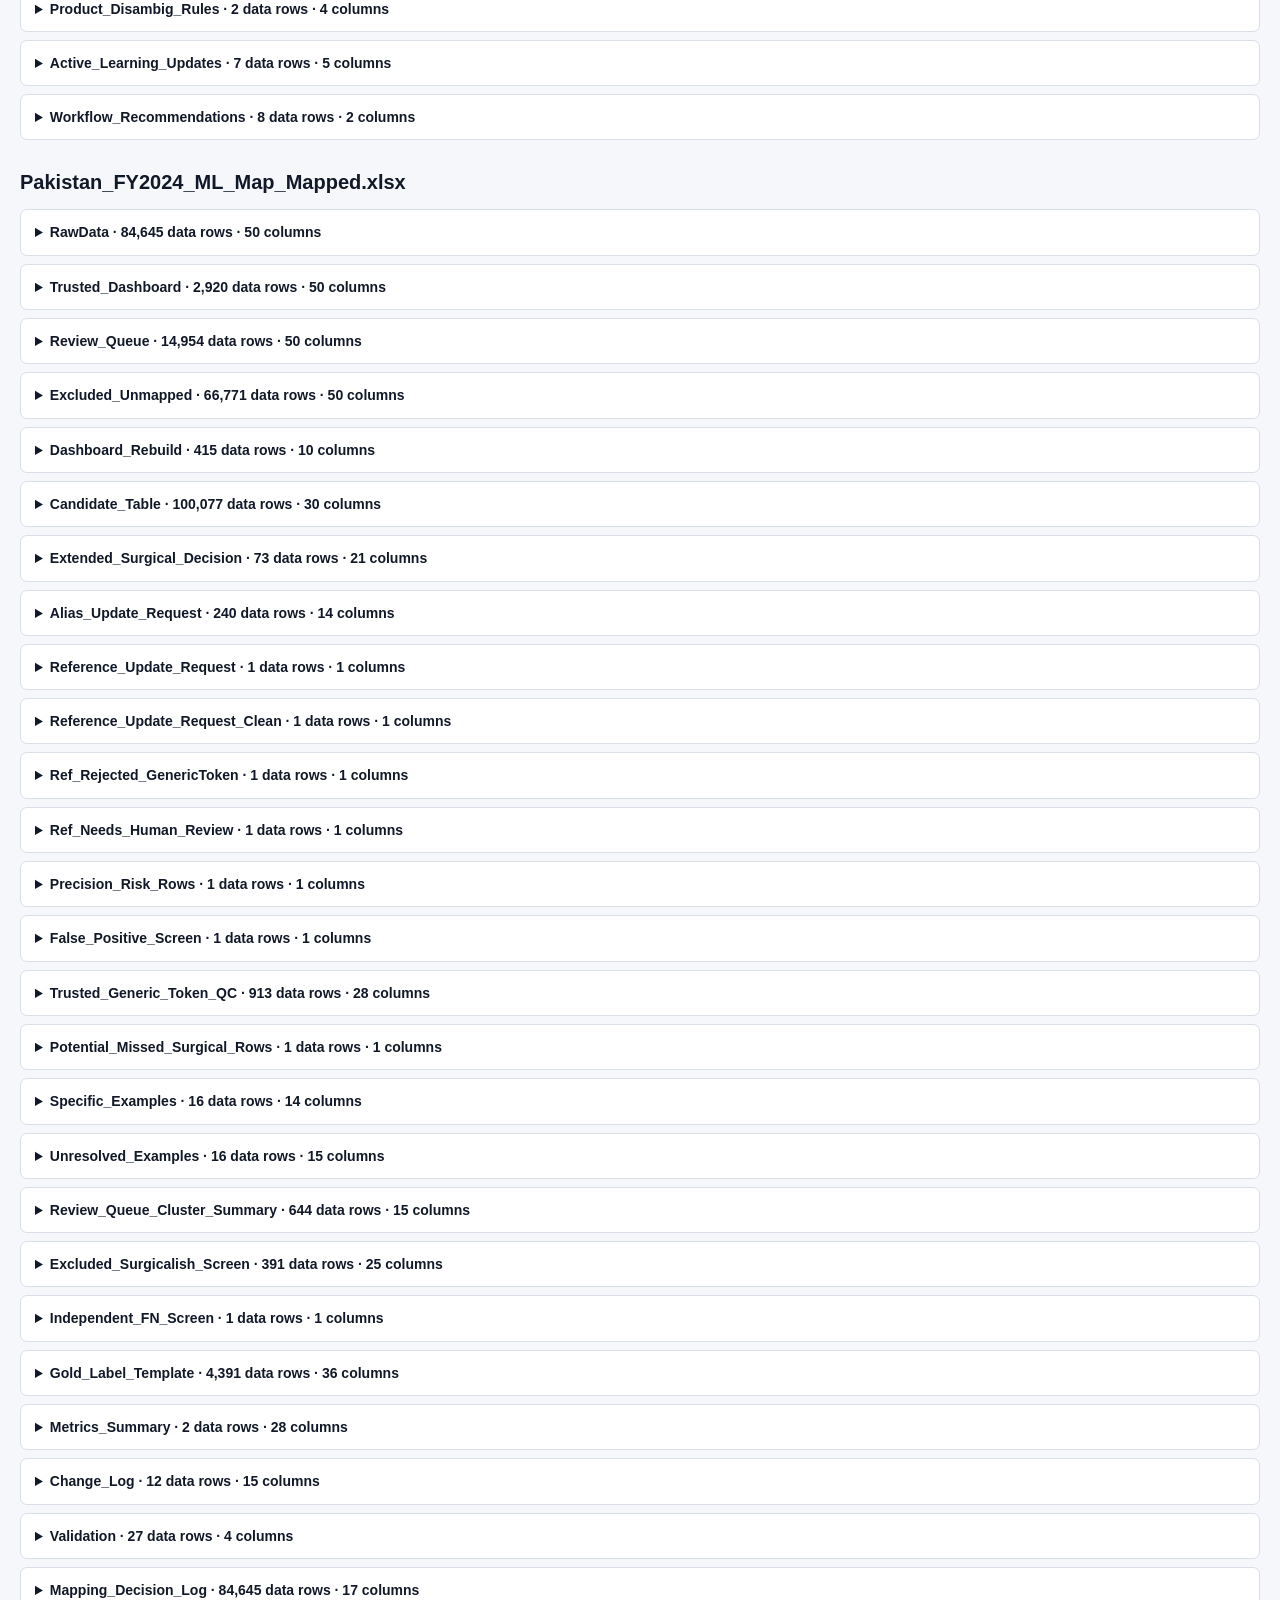
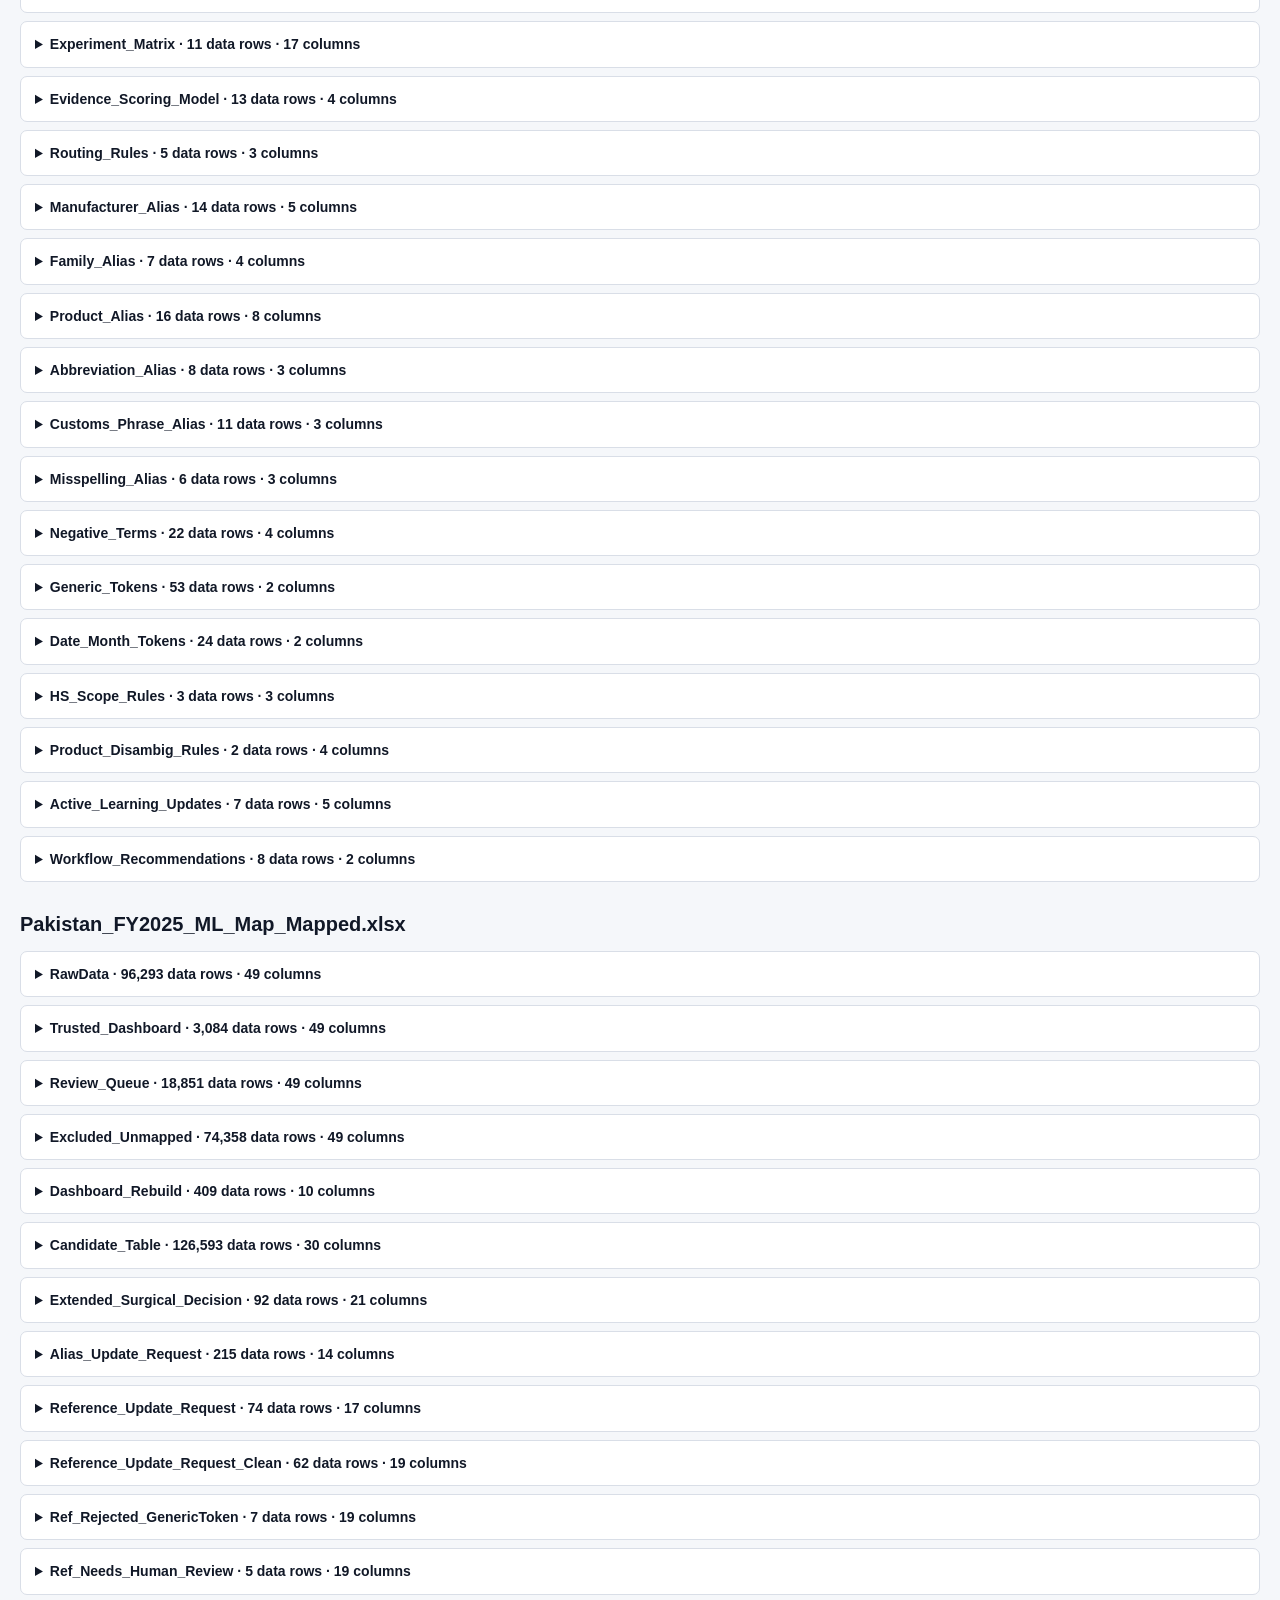
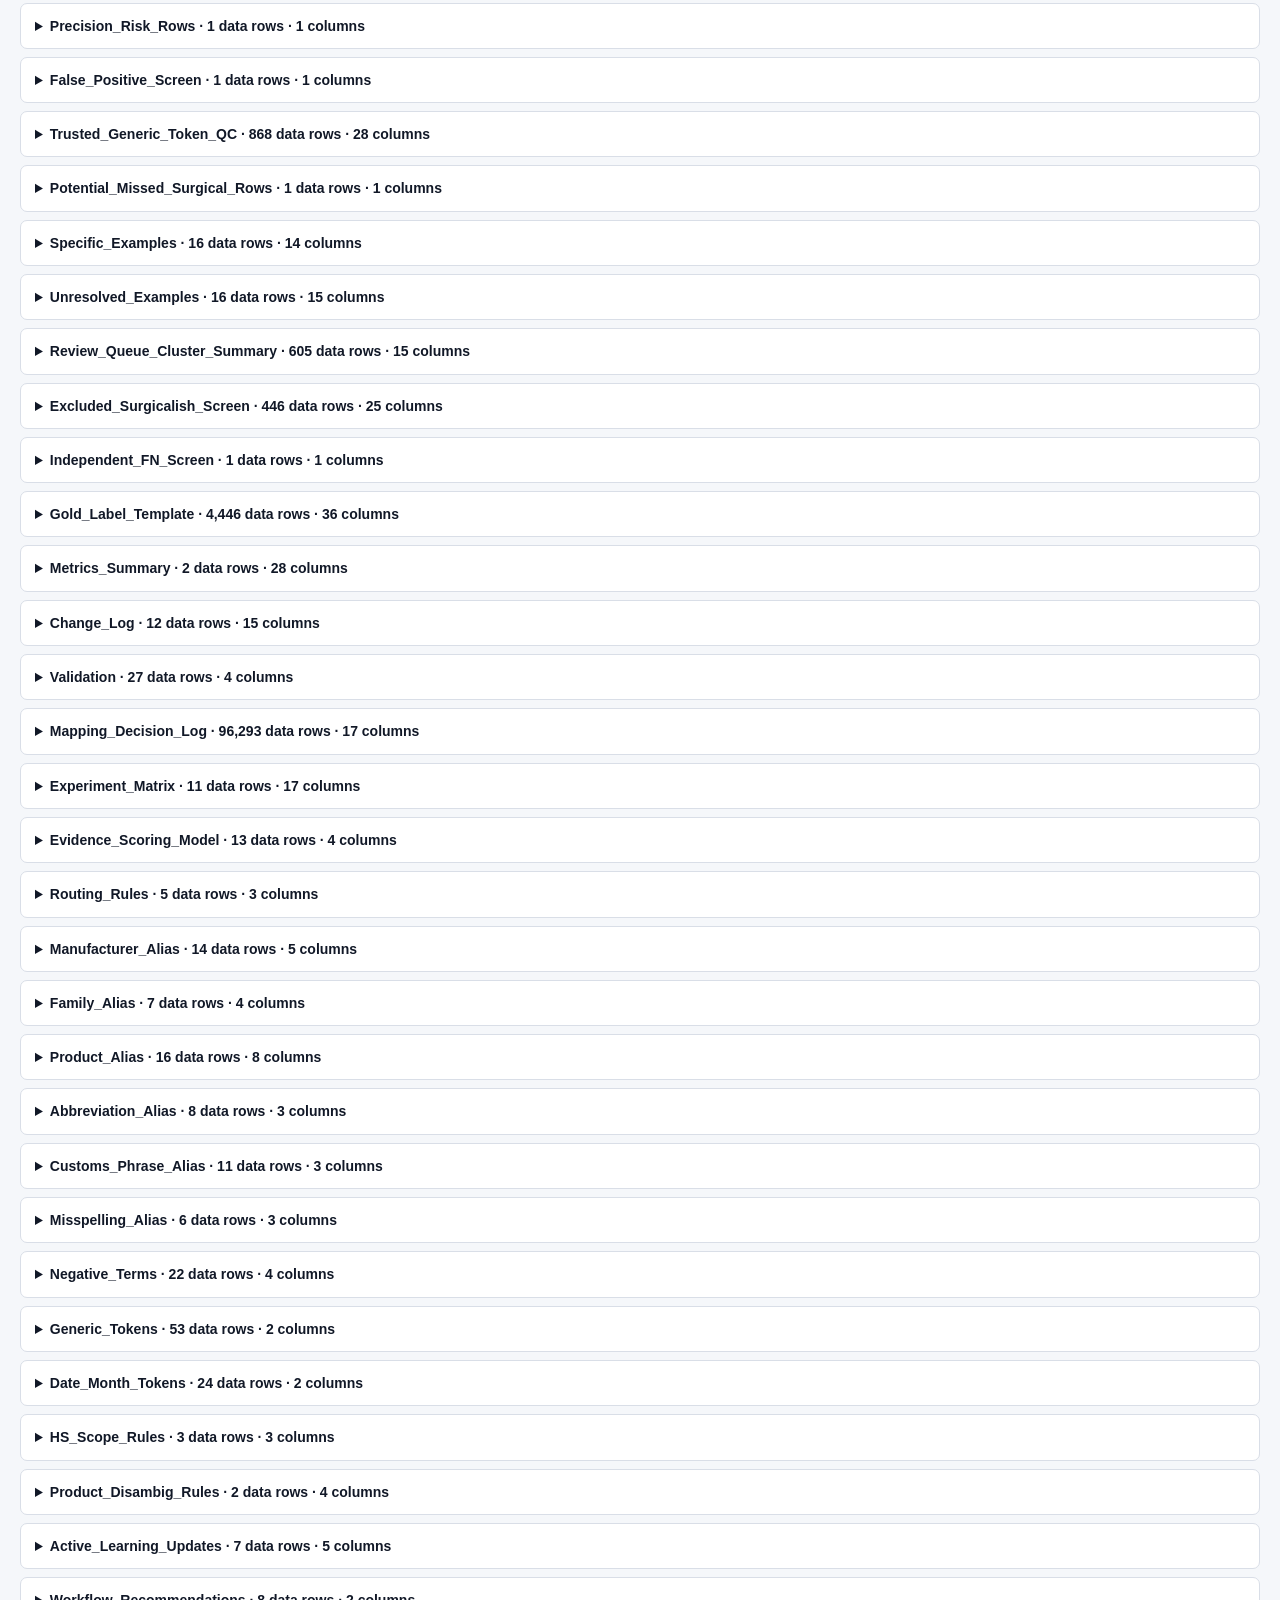
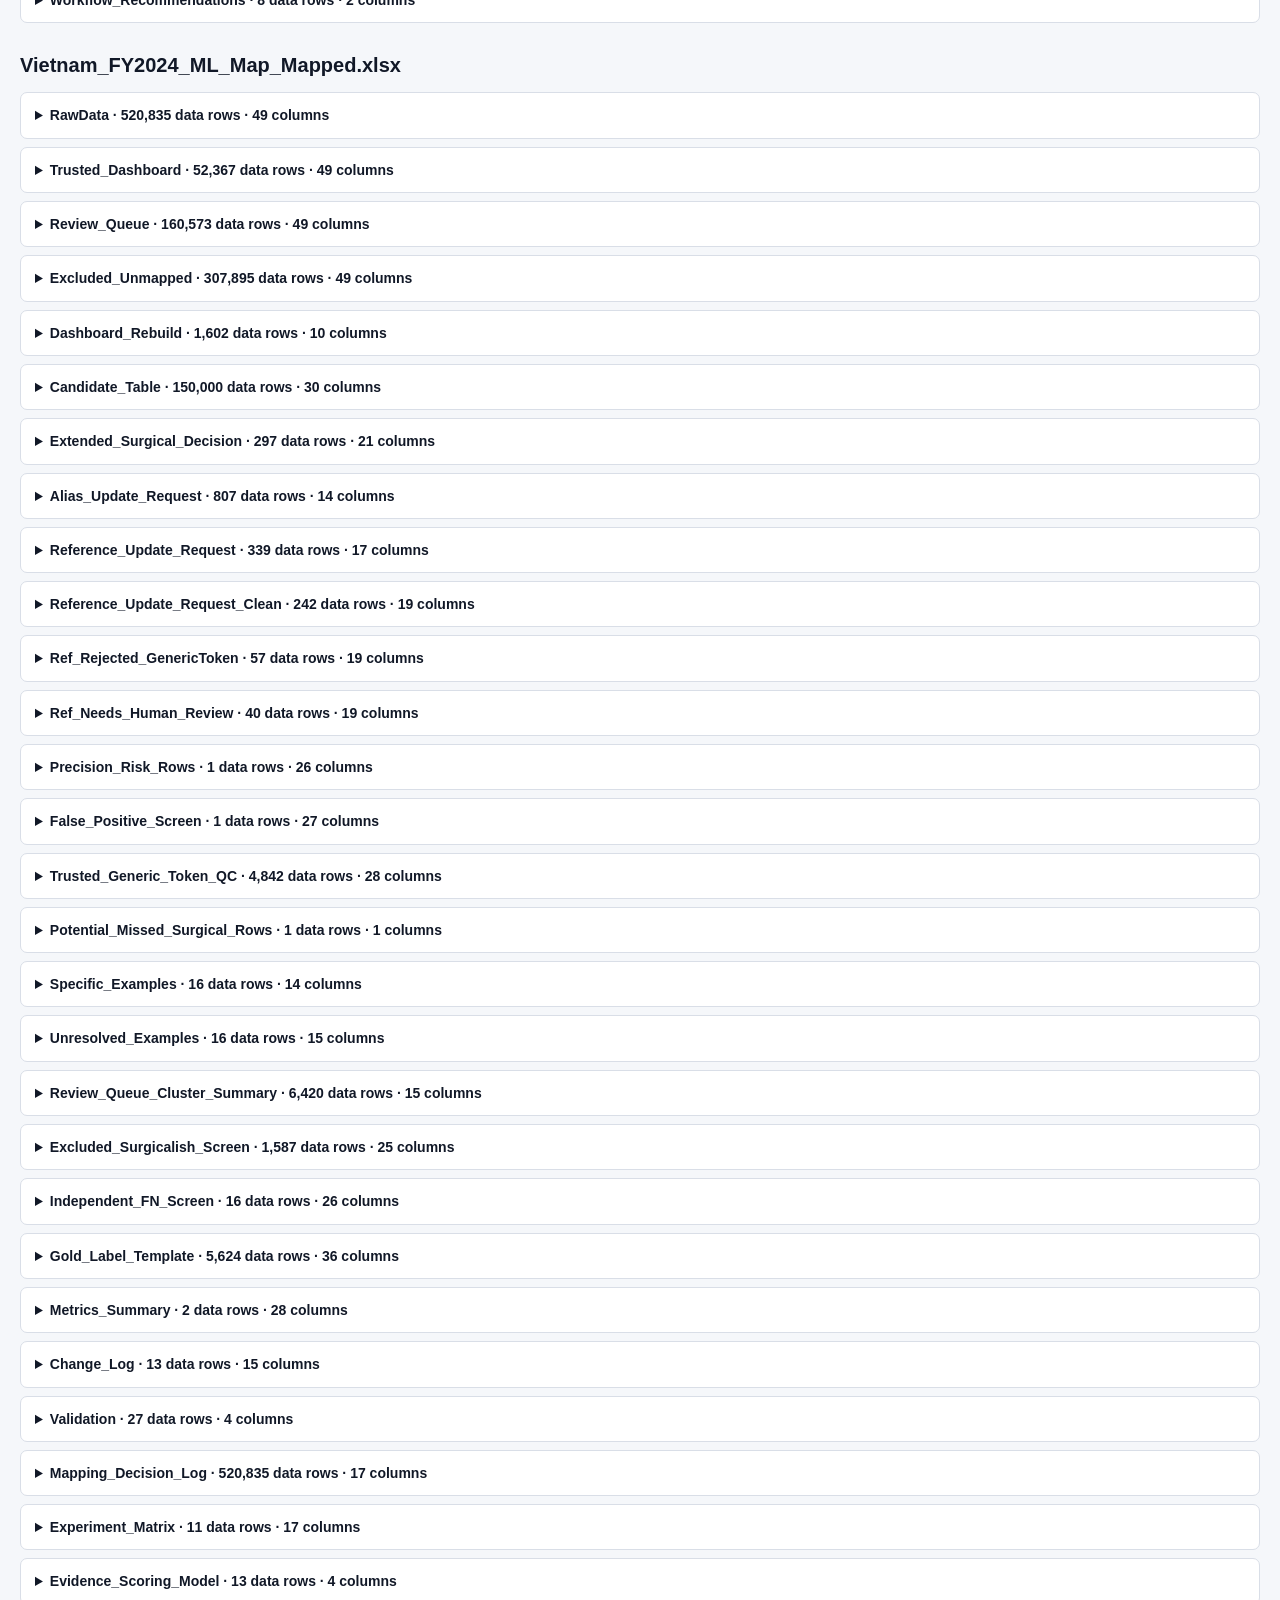
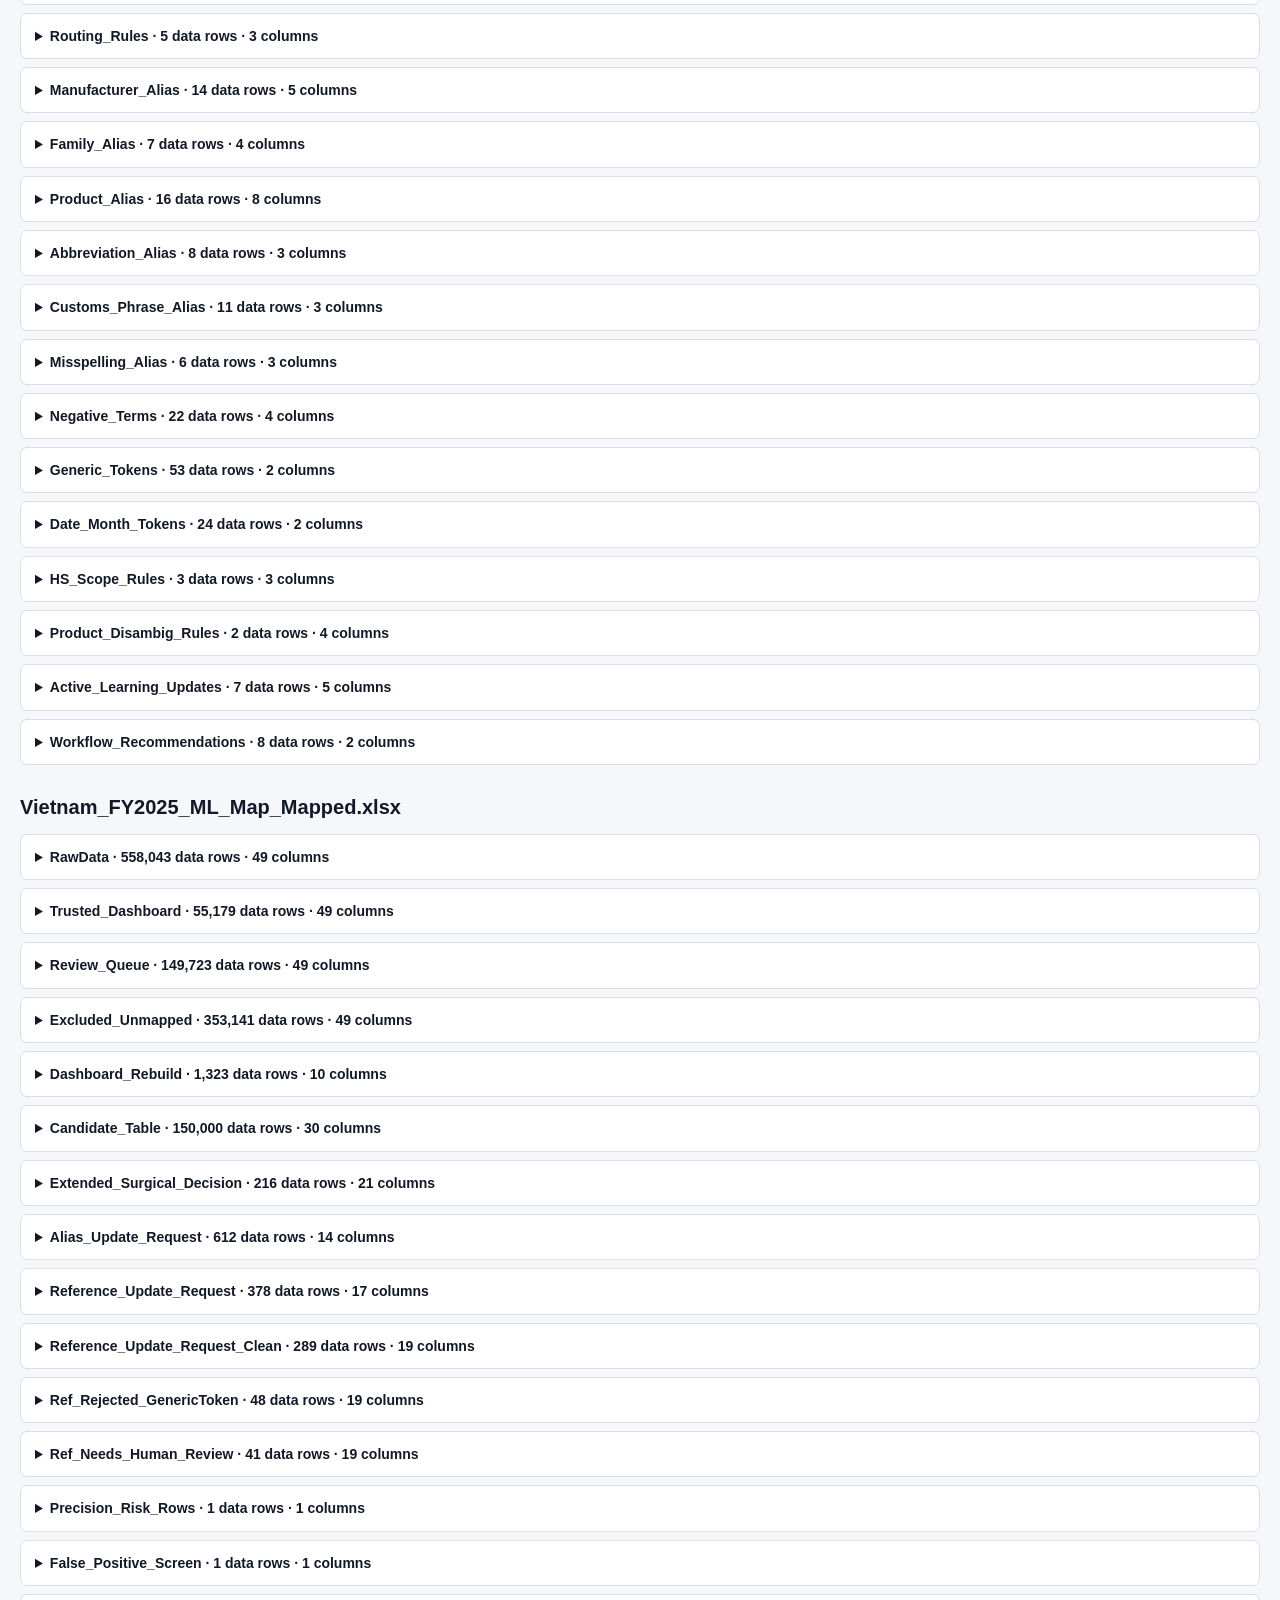
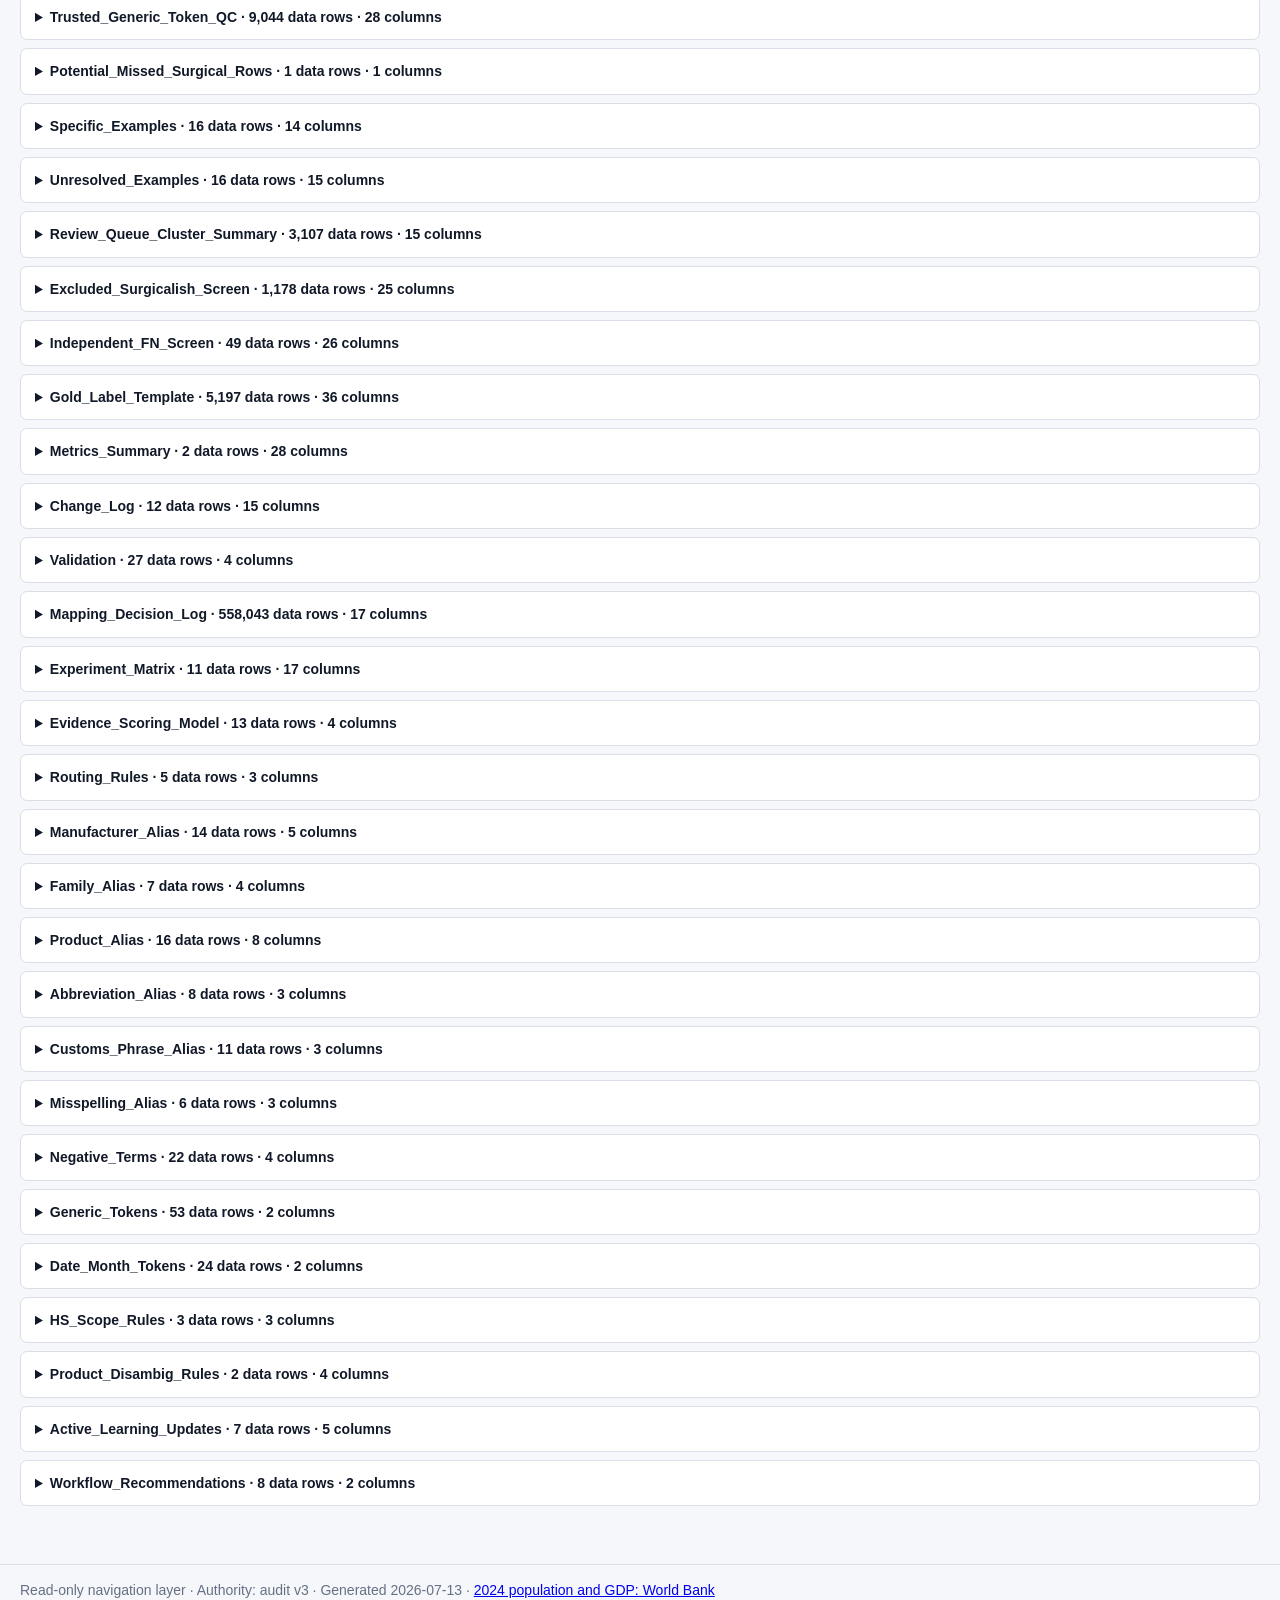
<file: outputs/results_navigation/schemas.html>
<!doctype html><html lang="en"><head><meta charset="utf-8">
<meta name="viewport" content="width=device-width,initial-scale=1"><title>Data schemas</title>
<link rel="stylesheet" href="assets/site.css"></head><body>
<header><div class="brand"><div><b>Clearstate</b><small>Surgical mapping results</small></div></div>
<nav aria-label="Primary"><a class="" href="index.html">Overview</a><a class="" href="quality.html">Weekend scorecard</a><a class="" href="comparison.html">Compare results</a><a class="" href="outputs.html">Outputs & tracking</a><a class="active" href="schemas.html">Data schemas</a></nav></header><main><div class="eyebrow">Workbook dictionary</div><h1>Current mapped-output schemas</h1><p class="muted">Expand a worksheet to see its exact column names. Row counts come from workbook metadata and include the current generated view.</p><div class="notice"><b>Core distinction:</b> RawData is the row-level source of truth inside each mapped workbook; Trusted_Dashboard contains only rows passing release gates; Review_Queue holds unresolved rows and must not be added to market totals.</div><div id="schemas"></div></main>
<footer>Read-only navigation layer · Authority: audit v3 · Generated 2026-07-13 · <a href="https://data.worldbank.org/" target="_blank" rel="noopener">2024 population and GDP: World Bank</a></footer>
<script src="assets/data.js"></script><script src="assets/site.js"></script></body></html>
</file>
<file: outputs/results_navigation/assets/site.css>
:root{--ink:#111827;--muted:#667085;--blue:#0047ab;--line:#d9dee7;--bg:#f5f7fa;--good:#067647;--warn:#b54708;--bad:#b42318;--r:7px}*{box-sizing:border-box}body{margin:0;background:var(--bg);color:var(--ink);font:14px/1.45 Inter,Segoe UI,Arial,sans-serif}header{background:#fff;border-bottom:1px solid var(--line);display:flex;align-items:center;justify-content:space-between;padding:13px max(20px,calc((100% - 1440px)/2));gap:24px}.brand{display:flex;align-items:center;gap:10px;white-space:nowrap}.brand small{display:block;color:var(--muted)}.mark{display:grid;place-items:center;width:36px;height:36px;background:var(--blue);color:#fff;border-radius:6px;font-weight:800}nav{display:flex;gap:4px;flex-wrap:wrap}nav a{color:#344054;text-decoration:none;padding:8px 10px;border-radius:5px}nav a:hover,nav a.active{background:#eef4ff;color:var(--blue)}main{max-width:1440px;margin:auto;padding:26px 20px 50px}.eyebrow{color:var(--blue);font-weight:700;text-transform:uppercase;letter-spacing:.08em;font-size:11px}h1{font-size:30px;line-height:1.15;margin:6px 0 8px}h2{font-size:20px;margin:28px 0 12px}h3{font-size:15px;margin:0 0 7px}p{margin:6px 0 12px}.muted{color:var(--muted)}.notice{background:#fff7ed;border-left:4px solid var(--warn);padding:12px 14px;margin:18px 0}.grid{display:grid;grid-template-columns:repeat(3,minmax(0,1fr));gap:12px}.card{background:#fff;border:1px solid var(--line);border-radius:var(--r);padding:15px}.card a{color:var(--blue);font-weight:650}.kpi{font-size:25px;font-weight:750}.toolbar{display:flex;gap:10px;align-items:end;flex-wrap:wrap;background:#fff;border:1px solid var(--line);padding:12px;border-radius:var(--r);position:sticky;top:0;z-index:2}.toolbar label{display:grid;gap:4px;color:var(--muted);font-size:12px}.toolbar select,.toolbar input{font:inherit;padding:7px 9px;border:1px solid #aeb7c5;border-radius:5px;background:#fff;min-width:135px}.table-wrap{overflow:auto;background:#fff;border:1px solid var(--line);border-radius:var(--r);margin-top:12px}table{border-collapse:collapse;width:100%}th,td{text-align:left;padding:9px 11px;border-bottom:1px solid #e7eaf0;white-space:nowrap}th{position:sticky;top:0;background:#f9fafb;color:#475467;font-size:12px}td.num,th.num{text-align:right;font-variant-numeric:tabular-nums}.bar{height:7px;background:#e8edf5;border-radius:5px;overflow:hidden;min-width:90px}.bar i{display:block;height:100%;background:var(--blue)}.status{display:inline-block;padding:2px 7px;border-radius:20px;font-size:12px;background:#eef4ff;color:var(--blue)}.flag-low{color:var(--bad);font-weight:700}.flag-mid{color:var(--warn);font-weight:700}.flag-ok{color:var(--good);font-weight:700}.schema details{background:#fff;border:1px solid var(--line);border-radius:var(--r);margin:8px 0}.schema summary{cursor:pointer;padding:12px 14px;font-weight:650}.schema .inside{padding:0 14px 14px}.columns{display:flex;flex-wrap:wrap;gap:5px}.columns code{background:#f2f4f7;padding:3px 6px;border-radius:4px;font-size:11px}.destination{display:flex;justify-content:space-between;gap:16px;align-items:center}.destination p{margin:2px 0}.links a{display:block;margin:5px 0}footer{max-width:1440px;margin:auto;padding:15px 20px 35px;color:var(--muted);border-top:1px solid var(--line)}@media(max-width:800px){header{align-items:flex-start;flex-direction:column}.grid{grid-template-columns:1fr}.toolbar{position:static}.destination{align-items:flex-start;flex-direction:column}h1{font-size:25px}}
</file>
